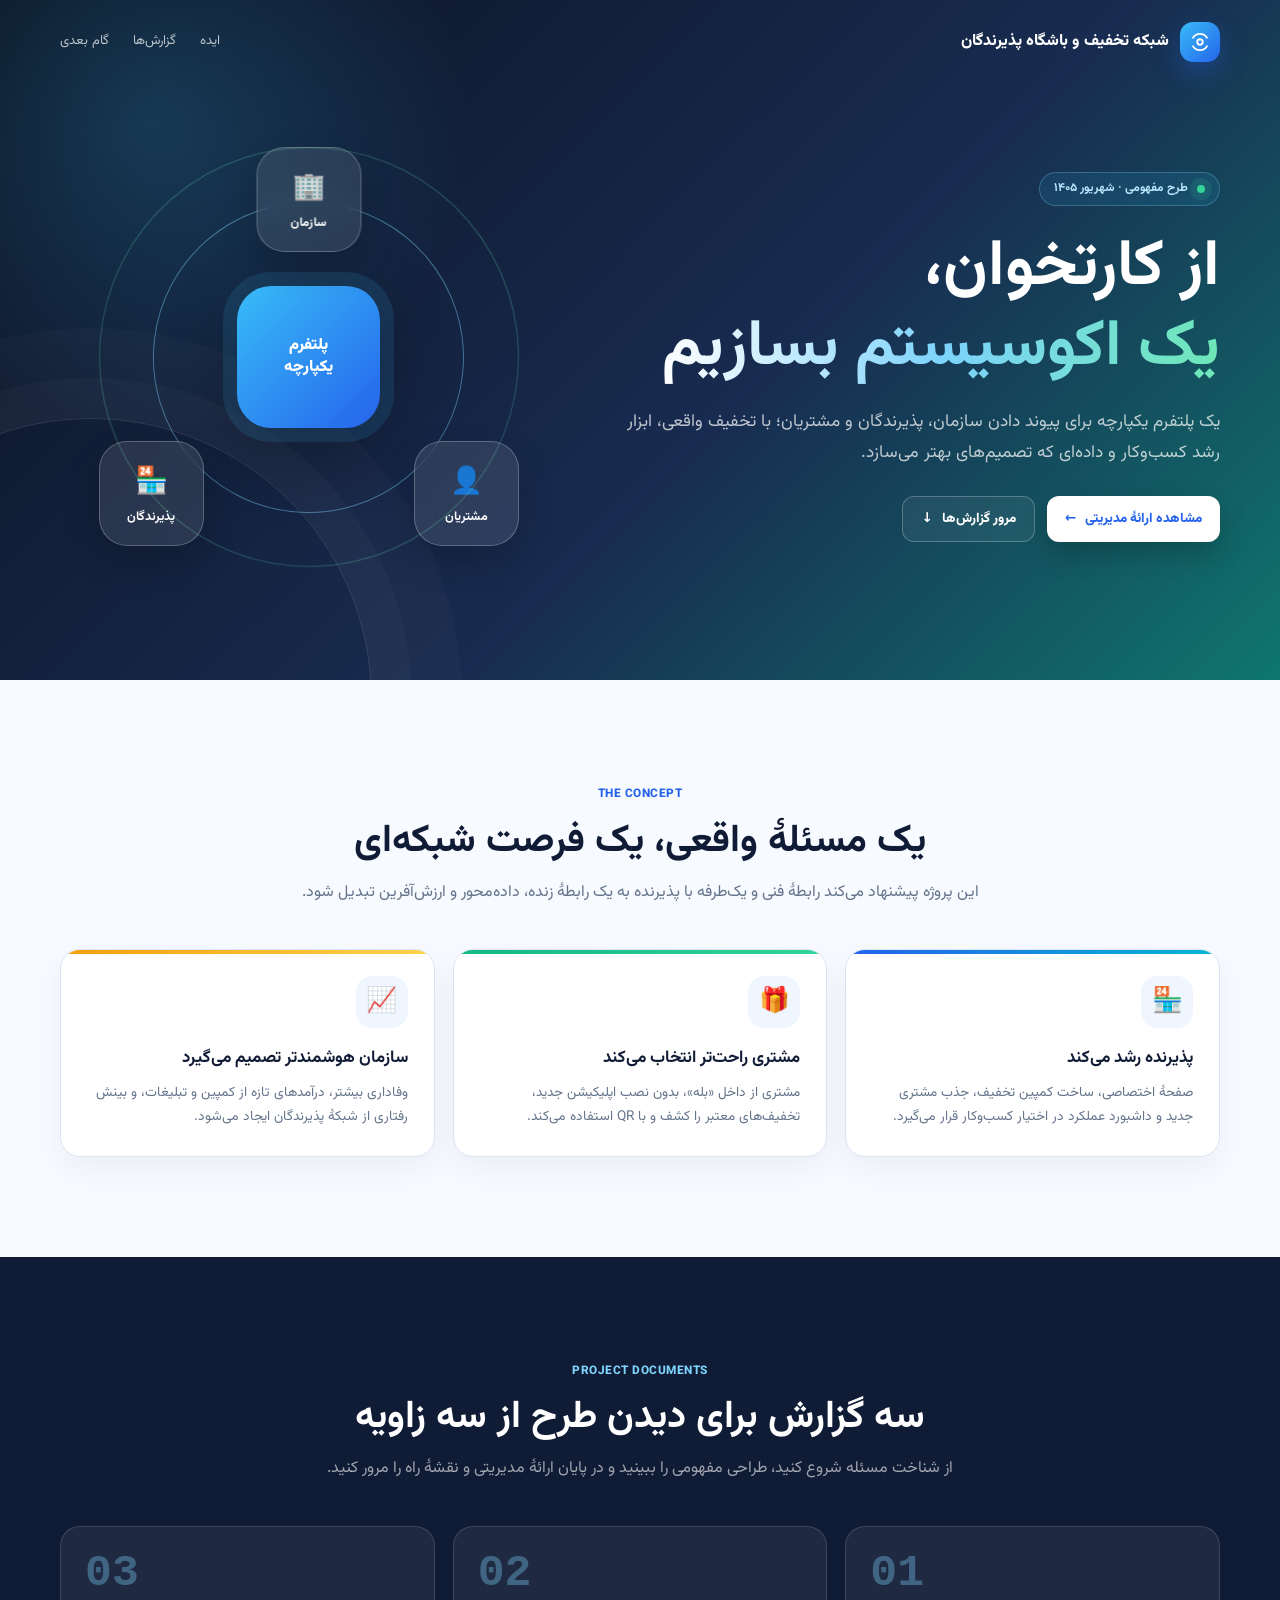
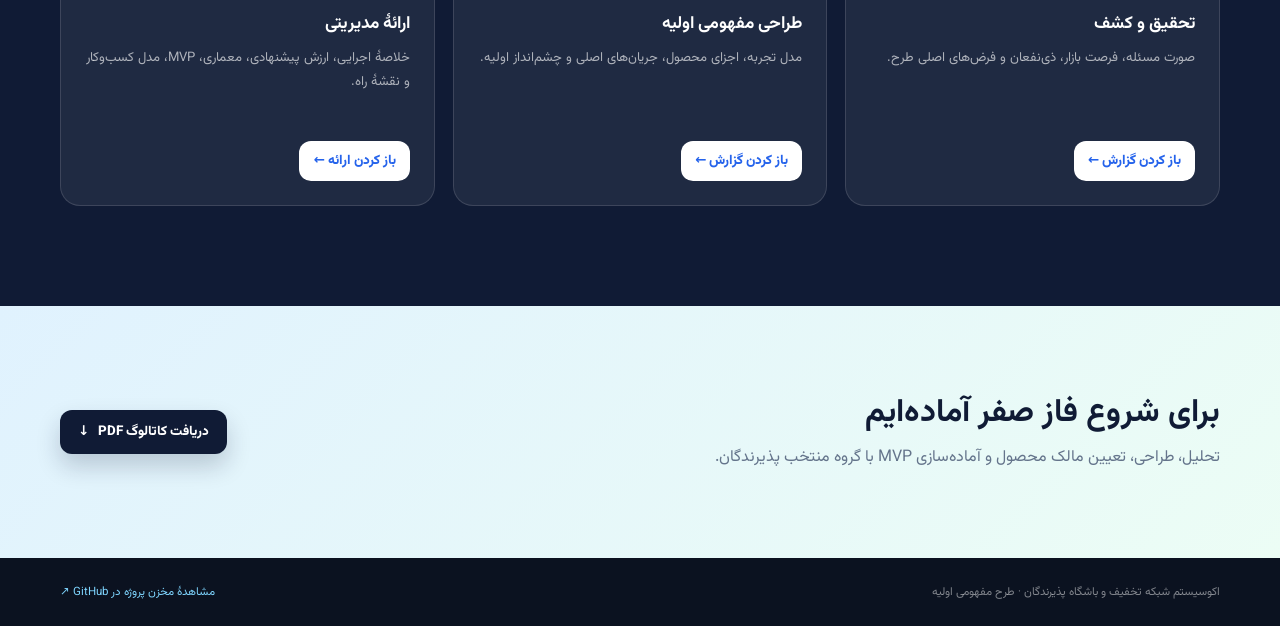
<file: docs/index.html>
<!doctype html>
<html lang="fa-IR" dir="rtl">
<head>
<meta charset="utf-8">
<meta name="viewport" content="width=device-width, initial-scale=1">
<meta name="description" content="طرح مفهومی اکوسیستم شبکه تخفیف و باشگاه پذیرندگان کارتخوان">
<title>اکوسیستم شبکه تخفیف | طرح مفهومی</title>
<link rel="preconnect" href="https://fonts.googleapis.com">
<link rel="preconnect" href="https://fonts.gstatic.com" crossorigin>
<link href="https://fonts.googleapis.com/css2?family=Vazirmatn:wght@400;500;600;700;800;900&display=swap" rel="stylesheet">
<style>
:root{--ink:#101b35;--muted:#64748b;--blue:#2563eb;--cyan:#06b6d4;--green:#10b981;--amber:#f59e0b;--line:#dbe5f2;--paper:#f7faff;--white:#fff;--shadow:0 24px 70px rgba(16,27,53,.14)}
*{box-sizing:border-box}
html{scroll-behavior:smooth}
body{margin:0;background:var(--paper);color:var(--ink);font-family:Vazirmatn,system-ui,sans-serif;line-height:1.8}
a{color:inherit;text-decoration:none}
.container{width:min(1160px,calc(100% - 44px));margin:auto}
.nav{position:absolute;top:0;right:0;left:0;z-index:4;padding:22px 0}.nav-inner{display:flex;justify-content:space-between;align-items:center}.brand{display:flex;align-items:center;gap:11px;font-weight:800;color:#fff}.brand-mark{width:40px;height:40px;border-radius:13px;background:linear-gradient(135deg,#38bdf8,#2563eb);display:grid;place-items:center;box-shadow:0 10px 26px rgba(37,99,235,.35)}.brand-mark svg{width:22px}.nav-links{display:flex;gap:24px;font-size:.82rem;color:rgba(255,255,255,.72)}.nav-links a:hover{color:#fff}
.hero{position:relative;min-height:680px;display:flex;align-items:center;overflow:hidden;background:radial-gradient(circle at 12% 18%,rgba(56,189,248,.2),transparent 25%),linear-gradient(135deg,#0b1220,#182b50 58%,#0f766e);color:#fff}.hero:after{content:"";position:absolute;width:560px;height:560px;border:1px solid rgba(255,255,255,.12);border-radius:50%;left:-190px;bottom:-300px;box-shadow:0 0 0 40px rgba(255,255,255,.025),0 0 0 90px rgba(255,255,255,.02)}.hero-grid{display:grid;grid-template-columns:1.1fr .9fr;align-items:center;gap:54px;padding:120px 0 86px;position:relative;z-index:1}.eyebrow{display:inline-flex;align-items:center;gap:9px;padding:5px 14px;border-radius:30px;border:1px solid rgba(125,211,252,.28);background:rgba(56,189,248,.1);color:#bae6fd;font-size:.75rem;font-weight:700}.dot{width:8px;height:8px;border-radius:50%;background:#34d399;box-shadow:0 0 0 7px rgba(52,211,153,.12)}h1{font-size:clamp(2.4rem,5vw,4.8rem);line-height:1.25;margin:22px 0 18px;letter-spacing:0}.gradient{background:linear-gradient(90deg,#fff,#7dd3fc,#6ee7b7);-webkit-background-clip:text;background-clip:text;color:transparent}.hero-copy{font-size:1.08rem;color:rgba(255,255,255,.72);max-width:670px;margin:0 0 28px}.actions{display:flex;gap:12px;flex-wrap:wrap}.btn{display:inline-flex;align-items:center;gap:9px;padding:10px 18px;border-radius:12px;font-size:.84rem;font-weight:800;transition:transform .2s,box-shadow .2s}.btn:hover{transform:translateY(-3px)}.btn-primary{background:#fff;color:var(--blue);box-shadow:0 12px 28px rgba(0,0,0,.2)}.btn-ghost{border:1px solid rgba(255,255,255,.24);color:#fff;background:rgba(255,255,255,.06)}
.orbit{position:relative;width:min(420px,88vw);aspect-ratio:1;margin:auto}.orbit:before,.orbit:after{content:"";position:absolute;inset:13%;border:1px solid rgba(125,211,252,.45);border-radius:50%;transform:rotate(28deg)}.orbit:after{inset:0;transform:rotate(-35deg);border-color:rgba(110,231,183,.3)}.core{position:absolute;inset:33%;border-radius:34px;display:grid;place-items:center;background:linear-gradient(135deg,#38bdf8,#2563eb);box-shadow:0 0 0 14px rgba(56,189,248,.12),0 22px 70px rgba(0,0,0,.28);font-weight:900;text-align:center;line-height:1.4}.node{position:absolute;width:105px;height:105px;border-radius:28px;background:rgba(255,255,255,.1);border:1px solid rgba(255,255,255,.24);backdrop-filter:blur(12px);display:grid;place-items:center;text-align:center;font-size:.78rem;font-weight:700;box-shadow:0 16px 35px rgba(0,0,0,.18);animation:float 5s ease-in-out infinite}.node b{display:block;font-size:1.65rem}.node.n1{top:0;left:50%;transform:translateX(-50%)}.node.n2{bottom:5%;right:0;animation-delay:.7s}.node.n3{bottom:5%;left:0;animation-delay:1.4s}@keyframes float{0%,100%{margin-top:0}50%{margin-top:-12px}}
.section{padding:100px 0}.section-head{max-width:720px;margin:0 auto 42px;text-align:center}.section-kicker{color:var(--blue);font-size:.74rem;font-weight:800;letter-spacing:.5px}.section h2{font-size:clamp(1.8rem,3vw,2.7rem);line-height:1.35;margin:8px 0 10px}.section-intro{color:var(--muted);margin:0}
.principles{display:grid;grid-template-columns:repeat(3,1fr);gap:18px}.principle{background:#fff;border:1px solid var(--line);border-radius:20px;padding:26px;box-shadow:0 12px 32px rgba(16,27,53,.05);position:relative;overflow:hidden}.principle:before{content:"";position:absolute;top:0;right:0;left:0;height:4px;background:linear-gradient(90deg,var(--blue),var(--cyan))}.principle:nth-child(2):before{background:linear-gradient(90deg,var(--green),#34d399)}.principle:nth-child(3):before{background:linear-gradient(90deg,var(--amber),#fcd34d)}.icon{width:52px;height:52px;border-radius:16px;display:grid;place-items:center;background:#eff6ff;font-size:1.55rem;margin-bottom:15px}.principle h3{font-size:1.05rem;margin:0 0 7px}.principle p{font-size:.85rem;color:var(--muted);margin:0}
.reports{background:#101b35;color:#fff}.reports .section-intro{color:rgba(255,255,255,.6)}.report-grid{display:grid;grid-template-columns:repeat(3,1fr);gap:18px}.report{background:rgba(255,255,255,.065);border:1px solid rgba(255,255,255,.13);border-radius:20px;padding:24px;display:flex;flex-direction:column;min-height:280px;transition:transform .25s,background .25s}.report:hover{transform:translateY(-7px);background:rgba(255,255,255,.1)}.report-num{font:800 2.8rem/1 Courier New,monospace;color:rgba(125,211,252,.35);direction:ltr}.report h3{font-size:1.08rem;margin:12px 0 8px}.report p{font-size:.82rem;color:rgba(255,255,255,.64);margin:0 0 22px}.report .btn{margin-top:auto;align-self:flex-start;background:#fff;color:var(--blue);padding:8px 14px}
.cta{padding:85px 0;background:linear-gradient(135deg,#e0f2fe,#ecfdf5)}.cta-inner{display:flex;align-items:center;justify-content:space-between;gap:30px}.cta h2{margin:0;font-size:2rem;line-height:1.4}.cta p{color:var(--muted);margin:8px 0 0}.btn-dark{background:var(--ink);color:#fff;box-shadow:0 12px 25px rgba(16,27,53,.2)}
.footer{padding:24px 0;background:#0b1220;color:rgba(255,255,255,.48);font-size:.72rem}.footer-inner{display:flex;justify-content:space-between;gap:20px}.footer a{color:#7dd3fc}
@media(max-width:800px){.nav-links{display:none}.hero{min-height:auto}.hero-grid{grid-template-columns:1fr;padding:130px 0 70px;text-align:center}.hero-copy{margin-inline:auto}.actions{justify-content:center}.orbit{width:300px}.node{width:82px;height:82px;border-radius:22px;font-size:.65rem}.node b{font-size:1.3rem}.principles,.report-grid{grid-template-columns:1fr}.section{padding:72px 0}.cta-inner,.footer-inner{flex-direction:column;align-items:flex-start}.cta h2{font-size:1.55rem}}
</style>
</head>
<body>
<header class="hero" id="top">
<nav class="nav"><div class="container nav-inner"><a class="brand" href="#top"><span class="brand-mark"><svg viewBox="0 0 24 24" fill="none" stroke="currentColor" stroke-width="2"><circle cx="12" cy="12" r="3"/><path d="M4 8a9 9 0 0 1 16 0M4 16a9 9 0 0 0 16 0"/></svg></span><span>شبکه تخفیف و باشگاه پذیرندگان</span></a><div class="nav-links"><a href="#idea">ایده</a><a href="#reports">گزارش‌ها</a><a href="#next">گام بعدی</a></div></div></nav>
<div class="container hero-grid"><div><span class="eyebrow"><span class="dot"></span>طرح مفهومی · شهریور ۱۴۰۵</span><h1>از کارتخوان،<br><span class="gradient">یک اکوسیستم بسازیم</span></h1><p class="hero-copy">یک پلتفرم یکپارچه برای پیوند دادن سازمان، پذیرندگان و مشتریان؛ با تخفیف واقعی، ابزار رشد کسب‌وکار و داده‌ای که تصمیم‌های بهتر می‌سازد.</p><div class="actions"><a class="btn btn-primary" href="03-management-presentation.html">مشاهده ارائهٔ مدیریتی <span>←</span></a><a class="btn btn-ghost" href="#reports">مرور گزارش‌ها <span>↓</span></a></div></div><div class="orbit" aria-label="نمایش سه ضلع اکوسیستم"><div class="core">پلتفرم<br>یکپارچه</div><div class="node n1"><span><b>🏢</b>سازمان</span></div><div class="node n2"><span><b>👤</b>مشتریان</span></div><div class="node n3"><span><b>🏪</b>پذیرندگان</span></div></div></div>
</header>
<main>
<section class="section" id="idea"><div class="container"><div class="section-head"><span class="section-kicker">THE CONCEPT</span><h2>یک مسئلهٔ واقعی، یک فرصت شبکه‌ای</h2><p class="section-intro">این پروژه پیشنهاد می‌کند رابطهٔ فنی و یک‌طرفه با پذیرنده به یک رابطهٔ زنده، داده‌محور و ارزش‌آفرین تبدیل شود.</p></div><div class="principles"><article class="principle"><div class="icon">🏪</div><h3>پذیرنده رشد می‌کند</h3><p>صفحهٔ اختصاصی، ساخت کمپین تخفیف، جذب مشتری جدید و داشبورد عملکرد در اختیار کسب‌وکار قرار می‌گیرد.</p></article><article class="principle"><div class="icon">🎁</div><h3>مشتری راحت‌تر انتخاب می‌کند</h3><p>مشتری از داخل «بله»، بدون نصب اپلیکیشن جدید، تخفیف‌های معتبر را کشف و با QR استفاده می‌کند.</p></article><article class="principle"><div class="icon">📈</div><h3>سازمان هوشمندتر تصمیم می‌گیرد</h3><p>وفاداری بیشتر، درآمدهای تازه از کمپین و تبلیغات، و بینش رفتاری از شبکهٔ پذیرندگان ایجاد می‌شود.</p></article></div></div></section>
<section class="section reports" id="reports"><div class="container"><div class="section-head"><span class="section-kicker" style="color:#7dd3fc">PROJECT DOCUMENTS</span><h2>سه گزارش برای دیدن طرح از سه زاویه</h2><p class="section-intro">از شناخت مسئله شروع کنید، طراحی مفهومی را ببینید و در پایان ارائهٔ مدیریتی و نقشهٔ راه را مرور کنید.</p></div><div class="report-grid"><article class="report"><div class="report-num">01</div><h3>تحقیق و کشف</h3><p>صورت مسئله، فرصت بازار، ذی‌نفعان و فرض‌های اصلی طرح.</p><a class="btn" href="01-research-and-discovery.html">باز کردن گزارش ←</a></article><article class="report"><div class="report-num">02</div><h3>طراحی مفهومی اولیه</h3><p>مدل تجربه، اجزای محصول، جریان‌های اصلی و چشم‌انداز اولیه.</p><a class="btn" href="02-conceptual-initial-design.html">باز کردن گزارش ←</a></article><article class="report"><div class="report-num">03</div><h3>ارائهٔ مدیریتی</h3><p>خلاصهٔ اجرایی، ارزش پیشنهادی، معماری، MVP، مدل کسب‌وکار و نقشهٔ راه.</p><a class="btn" href="03-management-presentation.html">باز کردن ارائه ←</a></article></div></div></section>
<section class="cta" id="next"><div class="container cta-inner"><div><h2>برای شروع فاز صفر آماده‌ایم</h2><p>تحلیل، طراحی، تعیین مالک محصول و آماده‌سازی MVP با گروه منتخب پذیرندگان.</p></div><a class="btn btn-dark" href="03-management-presentation-catalog-raster.pdf">دریافت کاتالوگ PDF <span>↓</span></a></div></section>
</main>
<footer class="footer"><div class="container footer-inner"><span>اکوسیستم شبکه تخفیف و باشگاه پذیرندگان · طرح مفهومی اولیه</span><a href="https://github.com/saeedhf52/BmiMerchantClub">مشاهدهٔ مخزن پروژه در GitHub ↗</a></div></footer>
</body>
</html>
</file>
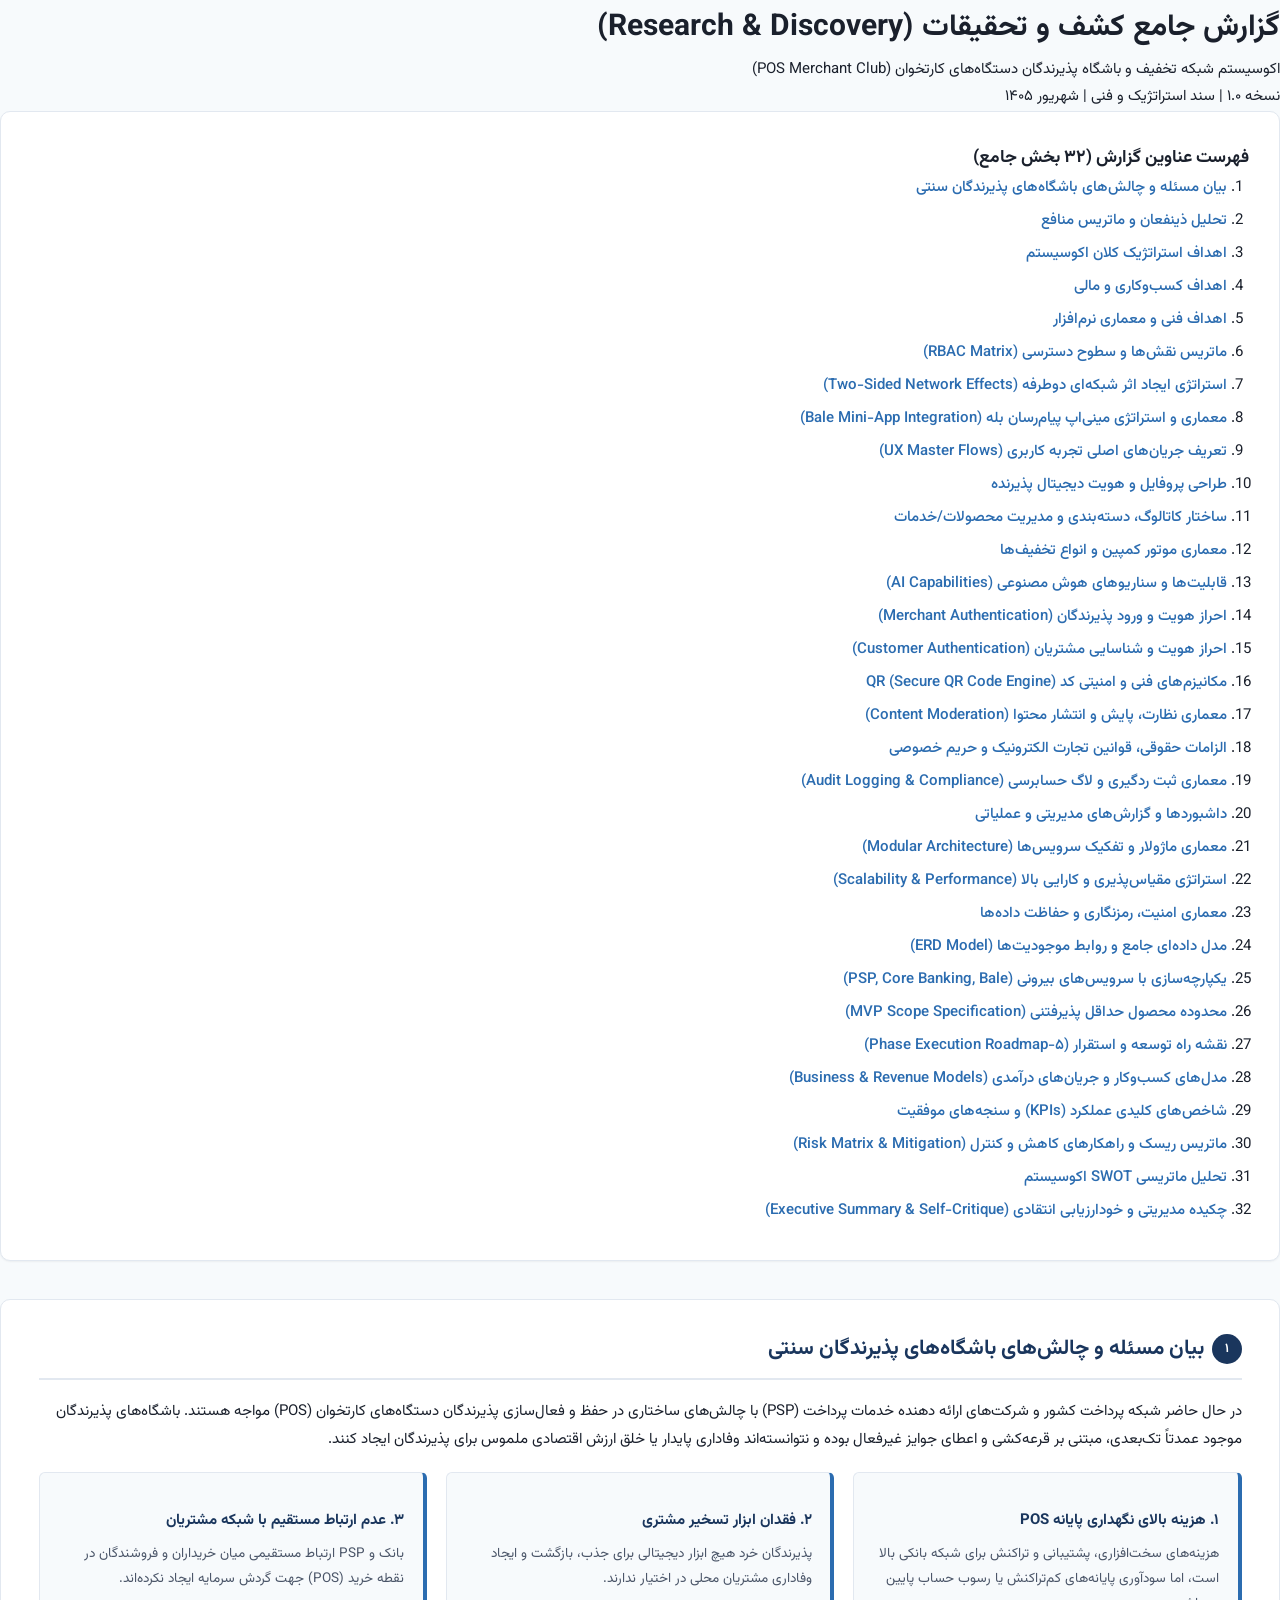
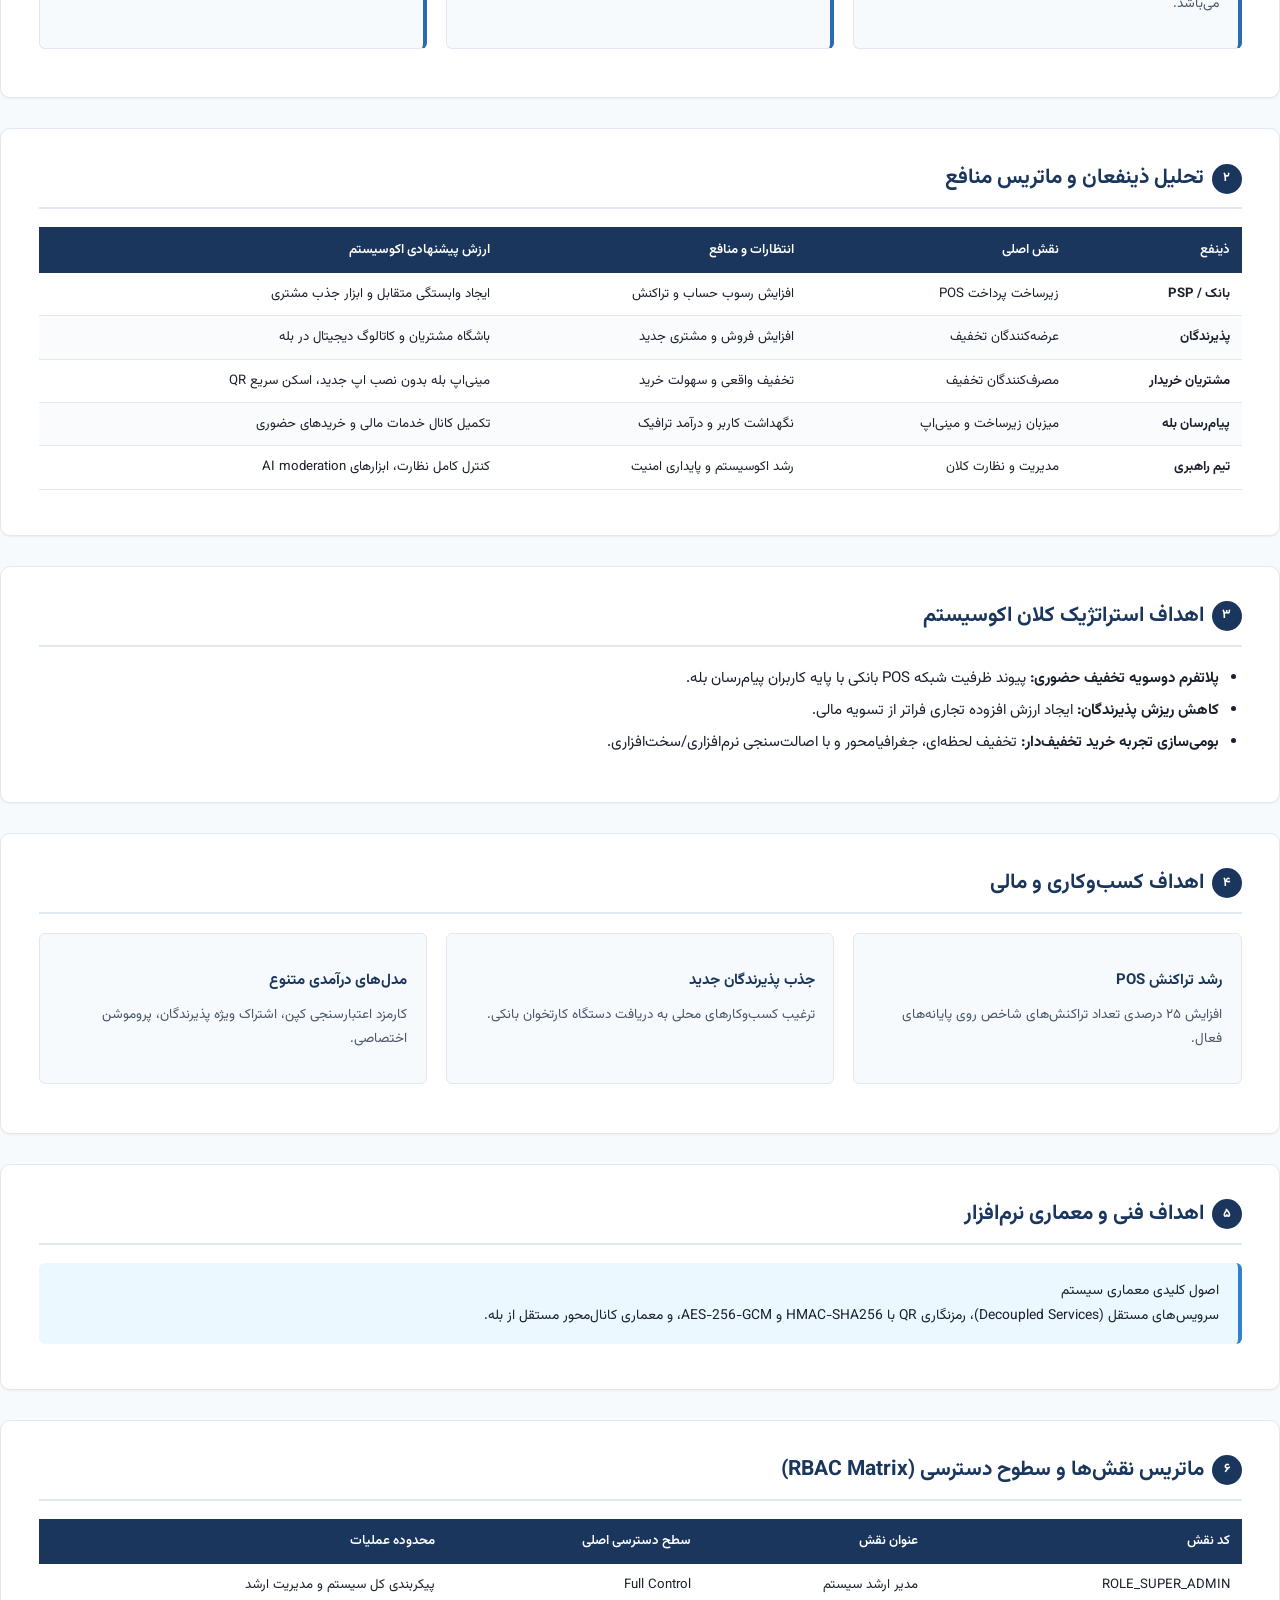
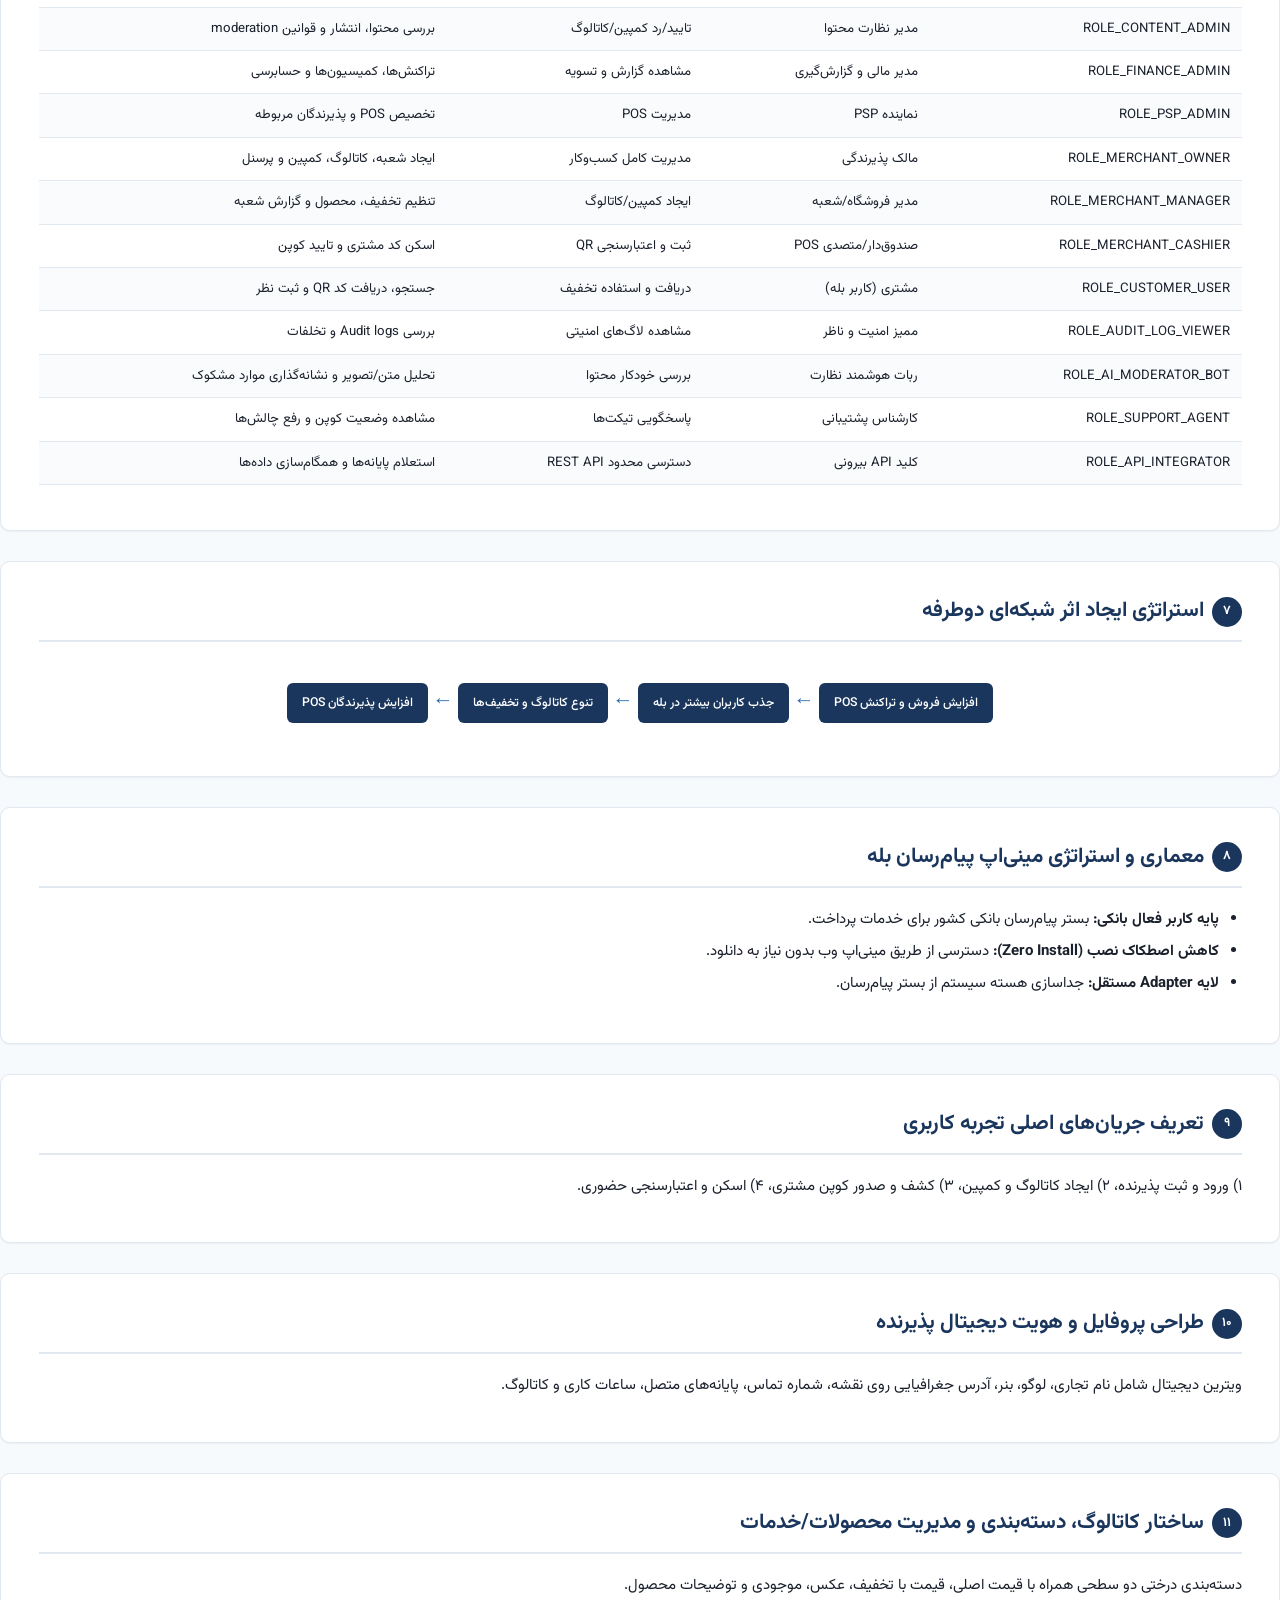
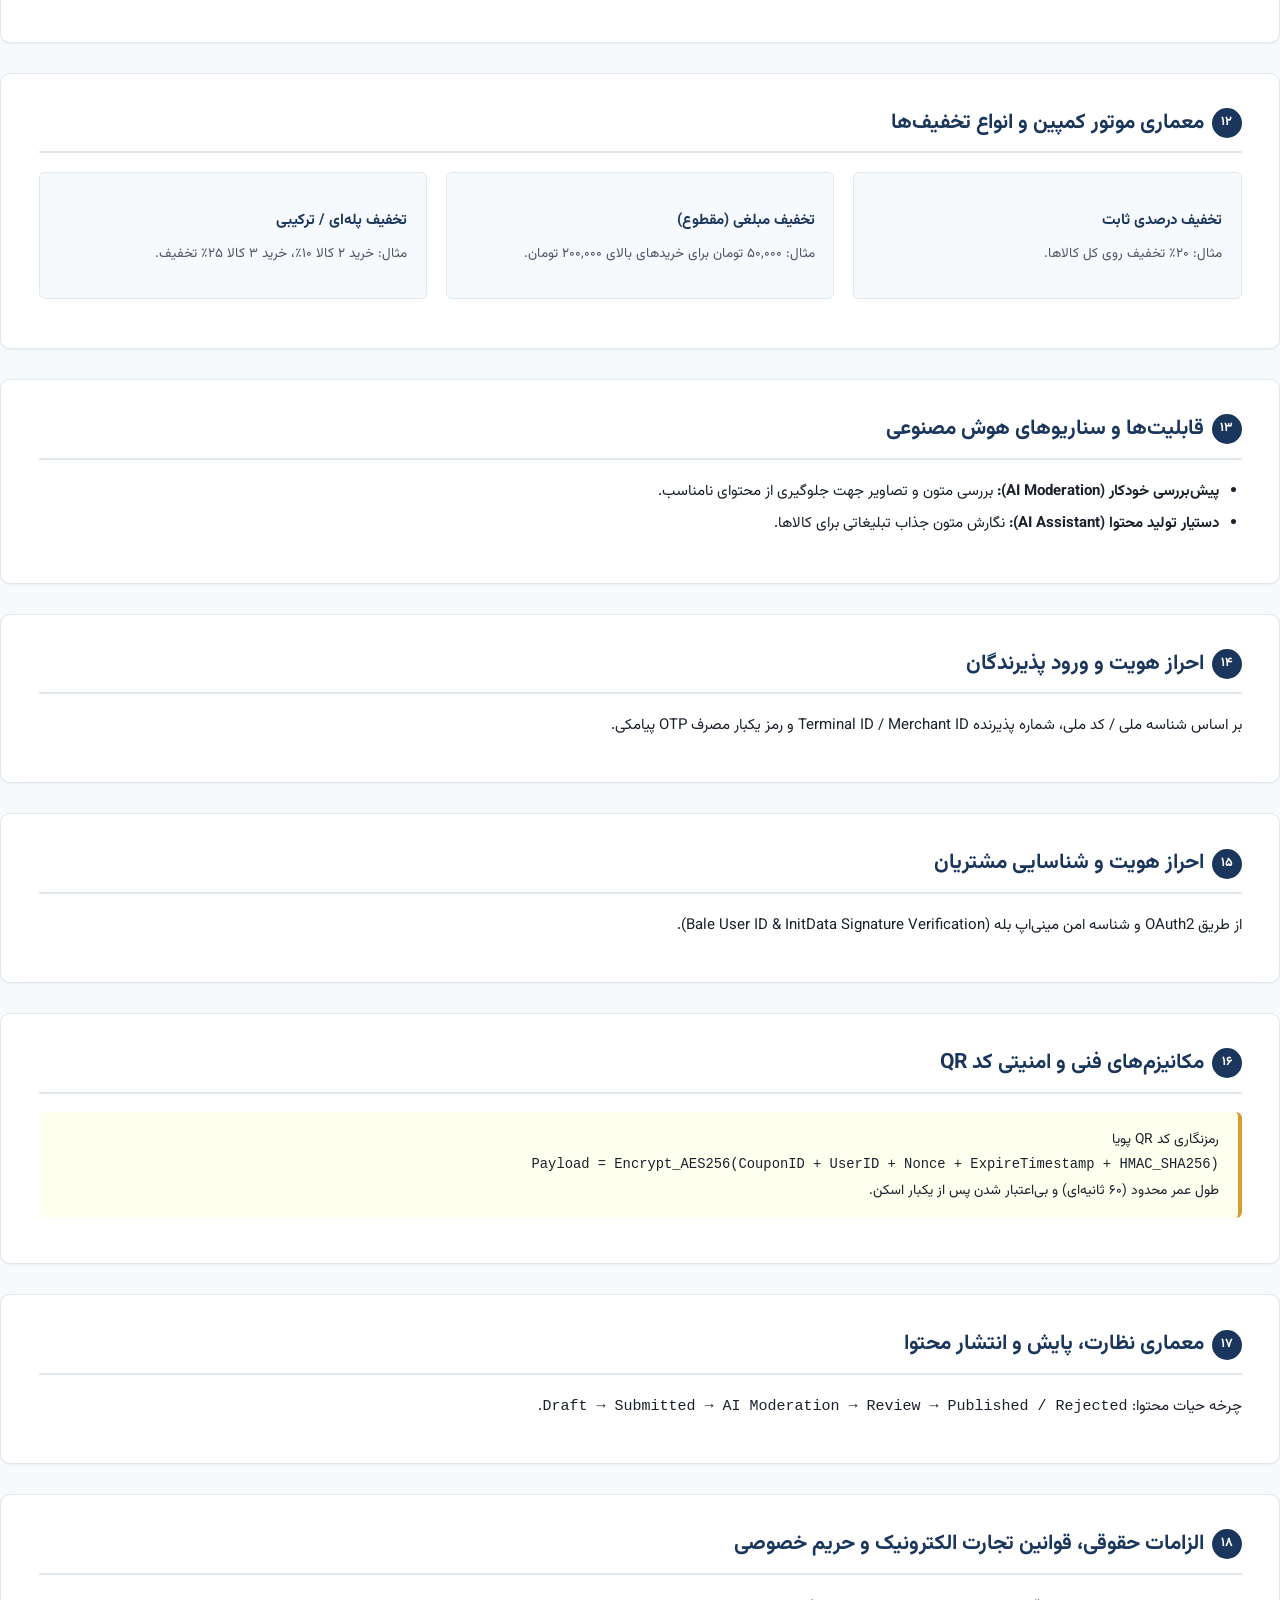
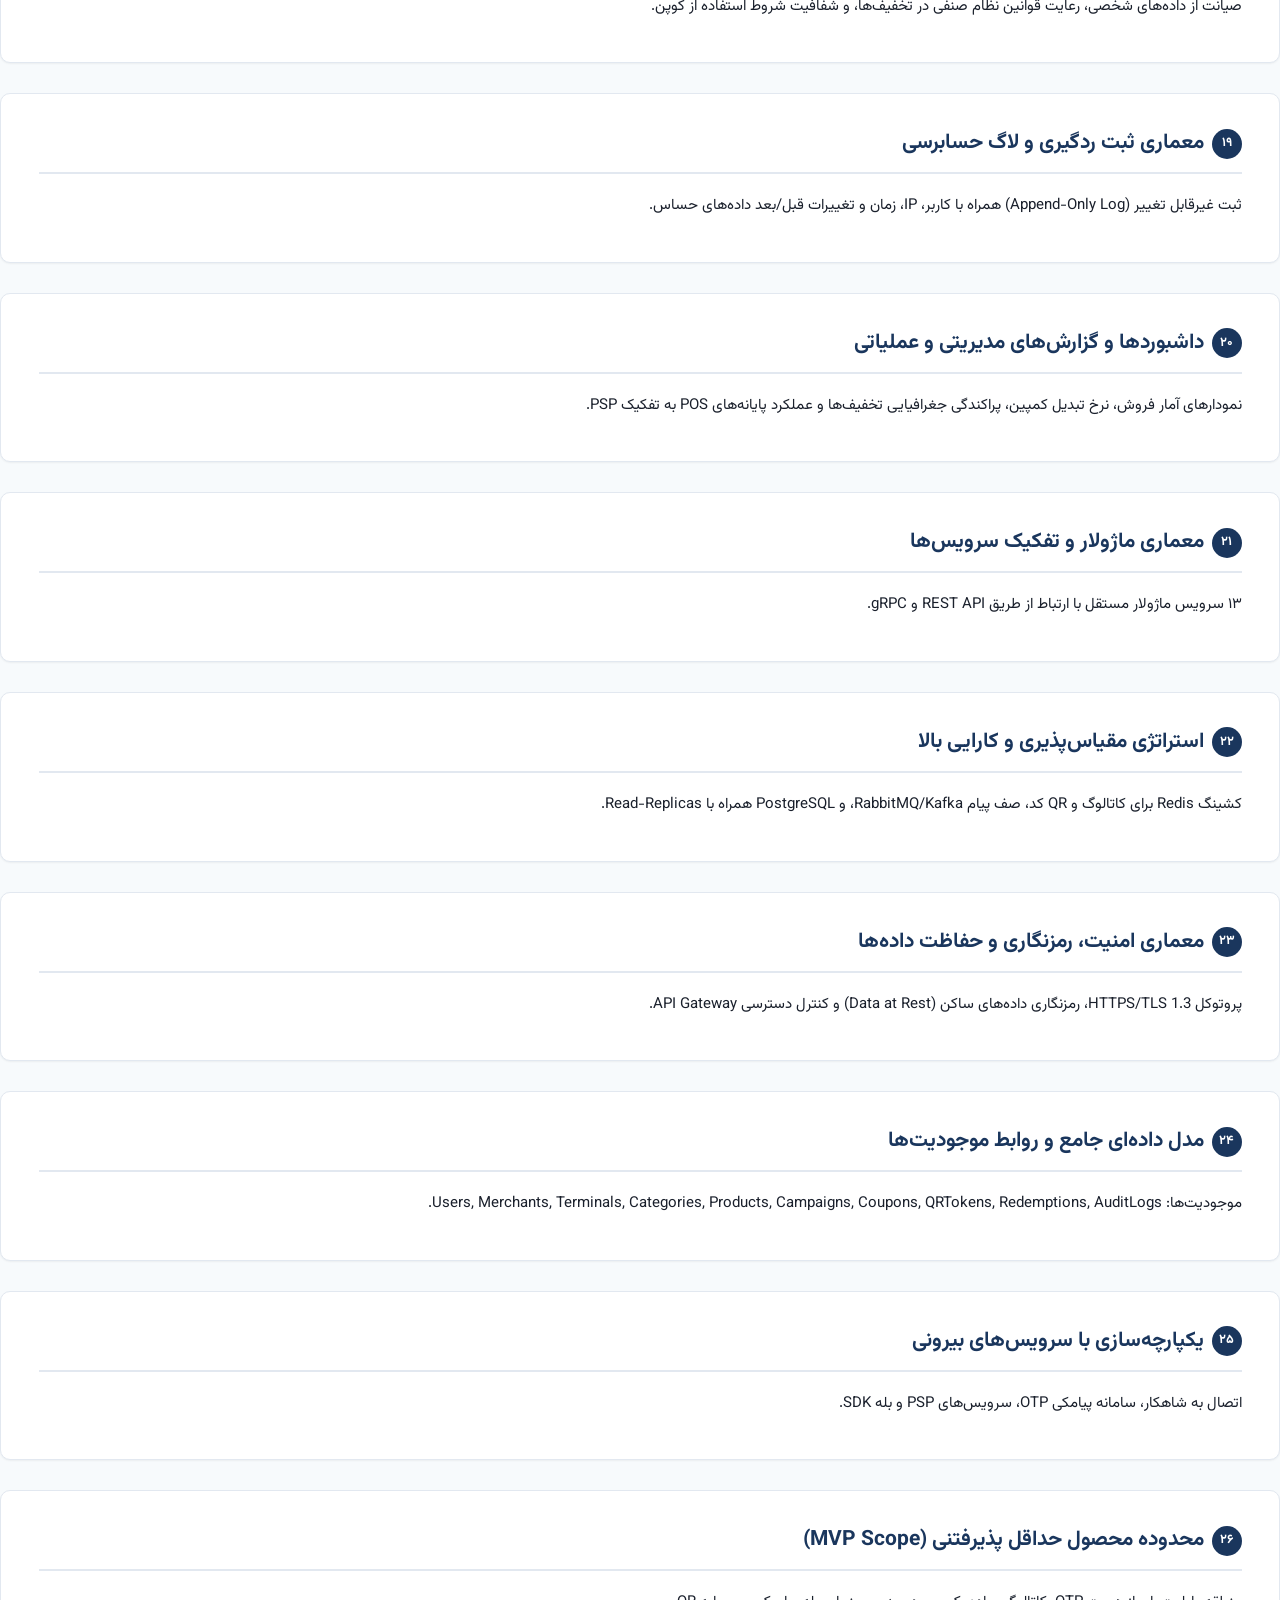
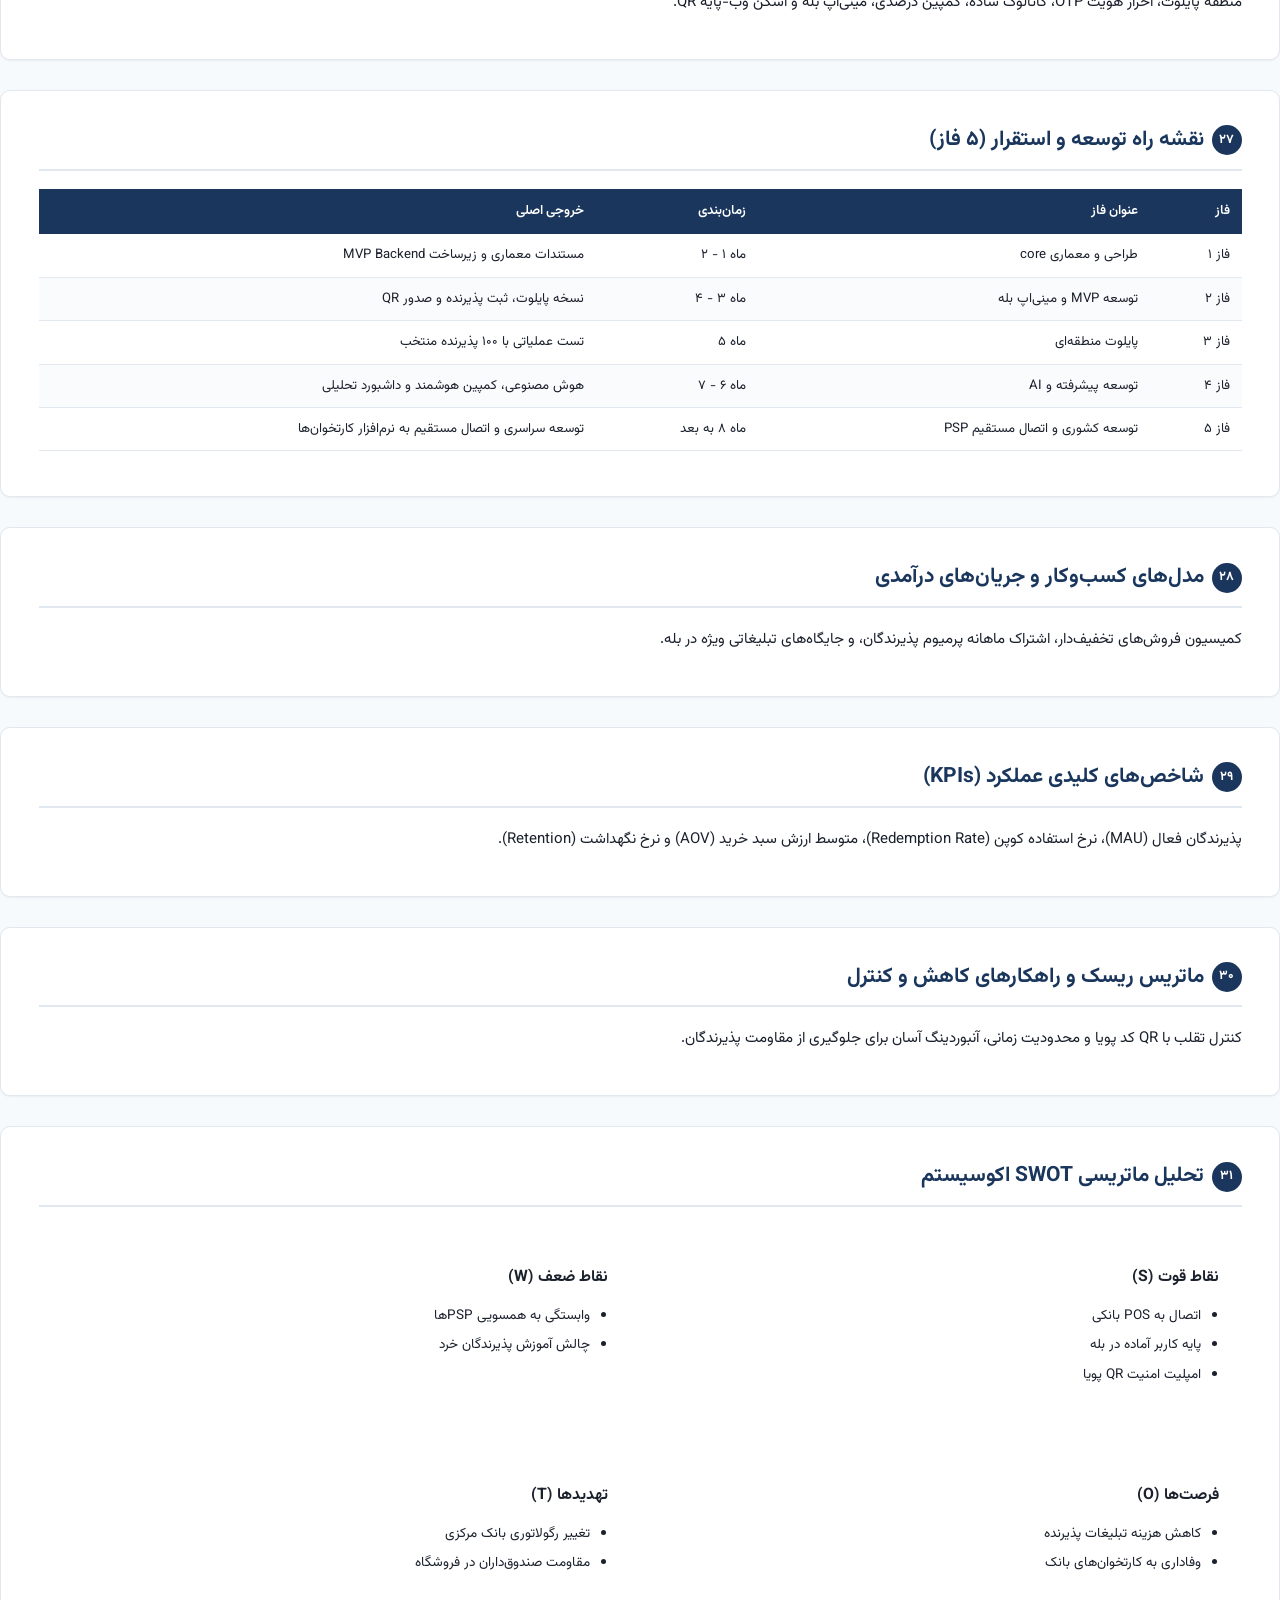
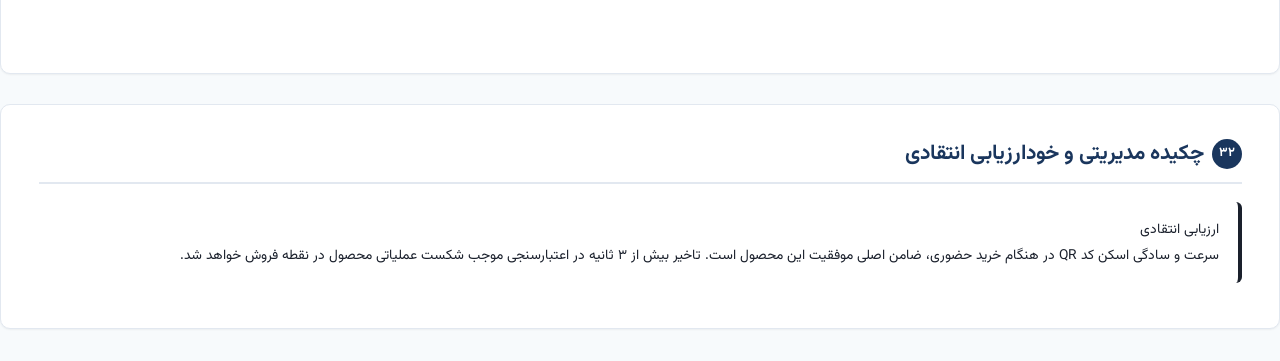
<file: docs/01-research-and-discovery.html>
<!DOCTYPE html>
<html lang="fa" dir="rtl">
<head>
  <meta charset="UTF-8">
  <meta name="viewport" content="width=device-width, initial-scale=1.0">
  <title>گزارش جامع کشف و تحقیقات - اکوسیستم شبکه تخفیف و باشگاه پذیرندگان POS</title>
  <link rel="stylesheet" href="assets/shared-styles.css">
</head>
<body>
  <header class="doc-header">
    <div class="container">
      <h1>گزارش جامع کشف و تحقیقات (Research & Discovery)</h1>
      <div class="subtitle">اکوسیستم شبکه تخفیف و باشگاه پذیرندگان دستگاه‌های کارتخوان (POS Merchant Club)</div>
      <div class="meta">نسخه ۱.۰ | سند استراتژیک و فنی | شهریور ۱۴۰۵</div>
    </div>
  </header>

  <div class="container">
    <nav class="toc">
      <h3>فهرست عناوین گزارش (۳۲ بخش جامع)</h3>
      <ol>
        <li><a href="#sec-1">بیان مسئله و چالش‌های باشگاه‌های پذیرندگان سنتی</a></li>
        <li><a href="#sec-2">تحلیل ذینفعان و ماتریس منافع</a></li>
        <li><a href="#sec-3">اهداف استراتژیک کلان اکوسیستم</a></li>
        <li><a href="#sec-4">اهداف کسب‌وکاری و مالی</a></li>
        <li><a href="#sec-5">اهداف فنی و معماری نرم‌افزار</a></li>
        <li><a href="#sec-6">ماتریس نقش‌ها و سطوح دسترسی (RBAC Matrix)</a></li>
        <li><a href="#sec-7">استراتژی ایجاد اثر شبکه‌ای دوطرفه (Two-Sided Network Effects)</a></li>
        <li><a href="#sec-8">معماری و استراتژی مینی‌اپ پیام‌رسان بله (Bale Mini-App Integration)</a></li>
        <li><a href="#sec-9">تعریف جریان‌های اصلی تجربه کاربری (UX Master Flows)</a></li>
        <li><a href="#sec-10">طراحی پروفایل و هویت دیجیتال پذیرنده</a></li>
        <li><a href="#sec-11">ساختار کاتالوگ، دسته‌بندی و مدیریت محصولات/خدمات</a></li>
        <li><a href="#sec-12">معماری موتور کمپین و انواع تخفیف‌ها</a></li>
        <li><a href="#sec-13">قابلیت‌ها و سناریوهای هوش مصنوعی (AI Capabilities)</a></li>
        <li><a href="#sec-14">احراز هویت و ورود پذیرندگان (Merchant Authentication)</a></li>
        <li><a href="#sec-15">احراز هویت و شناسایی مشتریان (Customer Authentication)</a></li>
        <li><a href="#sec-16">مکانیزم‌های فنی و امنیتی کد QR (Secure QR Code Engine)</a></li>
        <li><a href="#sec-17">معماری نظارت، پایش و انتشار محتوا (Content Moderation)</a></li>
        <li><a href="#sec-18">الزامات حقوقی، قوانین تجارت الکترونیک و حریم خصوصی</a></li>
        <li><a href="#sec-19">معماری ثبت ردگیری و لاگ حسابرسی (Audit Logging & Compliance)</a></li>
        <li><a href="#sec-20">داشبوردها و گزارش‌های مدیریتی و عملیاتی</a></li>
        <li><a href="#sec-21">معماری ماژولار و تفکیک سرویس‌ها (Modular Architecture)</a></li>
        <li><a href="#sec-22">استراتژی مقیاس‌پذیری و کارایی بالا (Scalability & Performance)</a></li>
        <li><a href="#sec-23">معماری امنیت، رمزنگاری و حفاظت داده‌ها</a></li>
        <li><a href="#sec-24">مدل داده‌ای جامع و روابط موجودیت‌ها (ERD Model)</a></li>
        <li><a href="#sec-25">یکپارچه‌سازی با سرویس‌های بیرونی (PSP, Core Banking, Bale)</a></li>
        <li><a href="#sec-26">محدوده محصول حداقل پذیرفتنی (MVP Scope Specification)</a></li>
        <li><a href="#sec-27">نقشه راه توسعه و استقرار (۵-Phase Execution Roadmap)</a></li>
        <li><a href="#sec-28">مدل‌های کسب‌وکار و جریان‌های درآمدی (Business & Revenue Models)</a></li>
        <li><a href="#sec-29">شاخص‌های کلیدی عملکرد (KPIs) و سنجه‌های موفقیت</a></li>
        <li><a href="#sec-30">ماتریس ریسک و راهکارهای کاهش و کنترل (Risk Matrix & Mitigation)</a></li>
        <li><a href="#sec-31">تحلیل ماتریسی SWOT اکوسیستم</a></li>
        <li><a href="#sec-32">چکیده مدیریتی و خودارزیابی انتقادی (Executive Summary & Self-Critique)</a></li>
      </ol>
    </nav>

    <section id="sec-1" class="section">
      <h2><span class="section-number">۱</span> بیان مسئله و چالش‌های باشگاه‌های پذیرندگان سنتی</h2>
      <p>در حال حاضر شبکه پرداخت کشور و شرکت‌های ارائه دهنده خدمات پرداخت (PSP) با چالش‌های ساختاری در حفظ و فعال‌سازی پذیرندگان دستگاه‌های کارتخوان (POS) مواجه هستند. باشگاه‌های پذیرندگان موجود عمدتاً تک‌بعدی، مبتنی بر قرعه‌کشی و اعطای جوایز غیرفعال بوده و نتوانسته‌اند وفاداری پایدار یا خلق ارزش اقتصادی ملموس برای پذیرندگان ایجاد کنند.</p>
      <div class="card-grid">
        <div class="card card-accent">
          <h4>۱. هزینه بالای نگهداری پایانه POS</h4>
          <p>هزینه‌های سخت‌افزاری، پشتیبانی و تراکنش برای شبکه بانکی بالا است، اما سودآوری پایانه‌های کم‌تراکنش یا رسوب حساب پایین می‌باشد.</p>
        </div>
        <div class="card card-accent">
          <h4>۲. فقدان ابزار تسخیر مشتری</h4>
          <p>پذیرندگان خرد هیچ ابزار دیجیتالی برای جذب، بازگشت و ایجاد وفاداری مشتریان محلی در اختیار ندارند.</p>
        </div>
        <div class="card card-accent">
          <h4>۳. عدم ارتباط مستقیم با شبکه مشتریان</h4>
          <p>بانک و PSP ارتباط مستقیمی میان خریداران و فروشندگان در نقطه خرید (POS) جهت گردش سرمایه ایجاد نکرده‌اند.</p>
        </div>
      </div>
    </section>

    <section id="sec-2" class="section">
      <h2><span class="section-number">۲</span> تحلیل ذینفعان و ماتریس منافع</h2>
      <table>
        <thead>
          <tr><th>ذینفع</th><th>نقش اصلی</th><th>انتظارات و منافع</th><th>ارزش پیشنهادی اکوسیستم</th></tr>
        </thead>
        <tbody>
          <tr><td><strong>بانک / PSP</strong></td><td>زیرساخت پرداخت POS</td><td>افزایش رسوب حساب و تراکنش</td><td>ایجاد وابستگی متقابل و ابزار جذب مشتری</td></tr>
          <tr><td><strong>پذیرندگان</strong></td><td>عرضه‌کنندگان تخفیف</td><td>افزایش فروش و مشتری جدید</td><td>باشگاه مشتریان و کاتالوگ دیجیتال در بله</td></tr>
          <tr><td><strong>مشتریان خریدار</strong></td><td>مصرف‌کنندگان تخفیف</td><td>تخفیف واقعی و سهولت خرید</td><td>مینی‌اپ بله بدون نصب اپ جدید، اسکن سریع QR</td></tr>
          <tr><td><strong>پیام‌رسان بله</strong></td><td>میزبان زیرساخت و مینی‌اپ</td><td>نگهداشت کاربر و درآمد ترافیک</td><td>تکمیل کانال خدمات مالی و خریدهای حضوری</td></tr>
          <tr><td><strong>تیم راهبری</strong></td><td>مدیریت و نظارت کلان</td><td>رشد اکوسیستم و پایداری امنیت</td><td>کنترل کامل نظارت، ابزارهای AI moderation</td></tr>
        </tbody>
      </table>
    </section>

    <section id="sec-3" class="section">
      <h2><span class="section-number">۳</span> اهداف استراتژیک کلان اکوسیستم</h2>
      <ul>
        <li><strong>پلاتفرم دوسویه تخفیف حضوری:</strong> پیوند ظرفیت شبکه POS بانکی با پایه کاربران پیام‌رسان بله.</li>
        <li><strong>کاهش ریزش پذیرندگان:</strong> ایجاد ارزش افزوده تجاری فراتر از تسویه مالی.</li>
        <li><strong>بومی‌سازی تجربه خرید تخفیف‌دار:</strong> تخفیف لحظه‌ای، جغرافیامحور و با اصالت‌سنجی نرم‌افزاری/سخت‌افزاری.</li>
      </ul>
    </section>

    <section id="sec-4" class="section">
      <h2><span class="section-number">۴</span> اهداف کسب‌وکاری و مالی</h2>
      <div class="card-grid">
        <div class="card">
          <h4>رشد تراکنش POS</h4>
          <p>افزایش ۲۵ درصدی تعداد تراکنش‌های شاخص روی پایانه‌های فعال.</p>
        </div>
        <div class="card">
          <h4>جذب پذیرندگان جدید</h4>
          <p>ترغیب کسب‌وکارهای محلی به دریافت دستگاه کارتخوان بانکی.</p>
        </div>
        <div class="card">
          <h4>مدل‌های درآمدی متنوع</h4>
          <p>کارمزد اعتبارسنجی کپن، اشتراک ویژه پذیرندگان، پروموشن اختصاصی.</p>
        </div>
      </div>
    </section>

    <section id="sec-5" class="section">
      <h2><span class="section-number">۵</span> اهداف فنی و معماری نرم‌افزار</h2>
      <div class="callout callout-info">
        <div class="callout-title">اصول کلیدی معماری سیستم</div>
        سرویس‌های مستقل (Decoupled Services)، رمزنگاری QR با HMAC-SHA256 و AES-256-GCM، و معماری کانال‌محور مستقل از بله.
      </div>
    </section>

    <section id="sec-6" class="section">
      <h2><span class="section-number">۶</span> ماتریس نقش‌ها و سطوح دسترسی (RBAC Matrix)</h2>
      <table>
        <thead>
          <tr><th>کد نقش</th><th>عنوان نقش</th><th>سطح دسترسی اصلی</th><th>محدوده عملیات</th></tr>
        </thead>
        <tbody>
          <tr><td>ROLE_SUPER_ADMIN</td><td>مدیر ارشد سیستم</td><td>Full Control</td><td>پیکربندی کل سیستم و مدیریت ارشد</td></tr>
          <tr><td>ROLE_CONTENT_ADMIN</td><td>مدیر نظارت محتوا</td><td>تایید/رد کمپین/کاتالوگ</td><td>بررسی محتوا، انتشار و قوانین moderation</td></tr>
          <tr><td>ROLE_FINANCE_ADMIN</td><td>مدیر مالی و گزارش‌گیری</td><td>مشاهده گزارش و تسویه</td><td>تراکنش‌ها، کمیسیون‌ها و حسابرسی</td></tr>
          <tr><td>ROLE_PSP_ADMIN</td><td>نماینده PSP</td><td>مدیریت POS</td><td>تخصیص POS و پذیرندگان مربوطه</td></tr>
          <tr><td>ROLE_MERCHANT_OWNER</td><td>مالک پذیرندگی</td><td>مدیریت کامل کسب‌وکار</td><td>ایجاد شعبه، کاتالوگ، کمپین و پرسنل</td></tr>
          <tr><td>ROLE_MERCHANT_MANAGER</td><td>مدیر فروشگاه/شعبه</td><td>ایجاد کمپین/کاتالوگ</td><td>تنظیم تخفیف، محصول و گزارش شعبه</td></tr>
          <tr><td>ROLE_MERCHANT_CASHIER</td><td>صندوق‌دار/متصدی POS</td><td>ثبت و اعتبارسنجی QR</td><td>اسکن کد مشتری و تایید کوپن</td></tr>
          <tr><td>ROLE_CUSTOMER_USER</td><td>مشتری (کاربر بله)</td><td>دریافت و استفاده تخفیف</td><td>جستجو، دریافت کد QR و ثبت نظر</td></tr>
          <tr><td>ROLE_AUDIT_LOG_VIEWER</td><td>ممیز امنیت و ناظر</td><td>مشاهده لاگ‌های امنیتی</td><td>بررسی Audit logs و تخلفات</td></tr>
          <tr><td>ROLE_AI_MODERATOR_BOT</td><td>ربات هوشمند نظارت</td><td>بررسی خودکار محتوا</td><td>تحلیل متن/تصویر و نشانه‌گذاری موارد مشکوک</td></tr>
          <tr><td>ROLE_SUPPORT_AGENT</td><td>کارشناس پشتیبانی</td><td>پاسخگویی تیکت‌ها</td><td>مشاهده وضعیت کوپن و رفع چالش‌ها</td></tr>
          <tr><td>ROLE_API_INTEGRATOR</td><td>کلید API بیرونی</td><td>دسترسی محدود REST API</td><td>استعلام پایانه‌ها و همگام‌سازی داده‌ها</td></tr>
        </tbody>
      </table>
    </section>

    <section id="sec-7" class="section">
      <h2><span class="section-number">۷</span> استراتژی ایجاد اثر شبکه‌ای دوطرفه</h2>
      <div class="flow">
        <div class="flow-node badge-blue">افزایش پذیرندگان POS</div>
        <span class="flow-arrow">&larr;</span>
        <div class="flow-node badge-purple">تنوع کاتالوگ و تخفیف‌ها</div>
        <span class="flow-arrow">&larr;</span>
        <div class="flow-node badge-green">جذب کاربران بیشتر در بله</div>
        <span class="flow-arrow">&larr;</span>
        <div class="flow-node badge-amber">افزایش فروش و تراکنش POS</div>
      </div>
    </section>

    <section id="sec-8" class="section">
      <h2><span class="section-number">۸</span> معماری و استراتژی مینی‌اپ پیام‌رسان بله</h2>
      <ul>
        <li><strong>پایه کاربر فعال بانکی:</strong> بستر پیام‌رسان بانکی کشور برای خدمات پرداخت.</li>
        <li><strong>کاهش اصطکاک نصب (Zero Install):</strong> دسترسی از طریق مینی‌اپ وب بدون نیاز به دانلود.</li>
        <li><strong>لایه Adapter مستقل:</strong> جداسازی هسته سیستم از بستر پیام‌رسان.</li>
      </ul>
    </section>

    <section id="sec-9" class="section">
      <h2><span class="section-number">۹</span> تعریف جریان‌های اصلی تجربه کاربری</h2>
      <p>۱) ورود و ثبت پذیرنده، ۲) ایجاد کاتالوگ و کمپین، ۳) کشف و صدور کوپن مشتری، ۴) اسکن و اعتبارسنجی حضوری.</p>
    </section>

    <section id="sec-10" class="section">
      <h2><span class="section-number">۱۰</span> طراحی پروفایل و هویت دیجیتال پذیرنده</h2>
      <p>ویترین دیجیتال شامل نام تجاری، لوگو، بنر، آدرس جغرافیایی روی نقشه، شماره تماس، پایانه‌های متصل، ساعات کاری و کاتالوگ.</p>
    </section>

    <section id="sec-11" class="section">
      <h2><span class="section-number">۱۱</span> ساختار کاتالوگ، دسته‌بندی و مدیریت محصولات/خدمات</h2>
      <p>دسته‌بندی درختی دو سطحی همراه با قیمت اصلی، قیمت با تخفیف، عکس، موجودی و توضیحات محصول.</p>
    </section>

    <section id="sec-12" class="section">
      <h2><span class="section-number">۱۲</span> معماری موتور کمپین و انواع تخفیف‌ها</h2>
      <div class="card-grid">
        <div class="card"><h4>تخفیف درصدی ثابت</h4><p>مثال: ۲۰٪ تخفیف روی کل کالاها.</p></div>
        <div class="card"><h4>تخفیف مبلغی (مقطوع)</h4><p>مثال: ۵۰,۰۰۰ تومان برای خریدهای بالای ۲۰۰,۰۰۰ تومان.</p></div>
        <div class="card"><h4>تخفیف پله‌ای / ترکیبی</h4><p>مثال: خرید ۲ کالا ۱۰٪، خرید ۳ کالا ۲۵٪ تخفیف.</p></div>
      </div>
    </section>

    <section id="sec-13" class="section">
      <h2><span class="section-number">۱۳</span> قابلیت‌ها و سناریوهای هوش مصنوعی</h2>
      <ul>
        <li><strong>پیش‌بررسی خودکار (AI Moderation):</strong> بررسی متون و تصاویر جهت جلوگیری از محتوای نامناسب.</li>
        <li><strong>دستیار تولید محتوا (AI Assistant):</strong> نگارش متون جذاب تبلیغاتی برای کالاها.</li>
      </ul>
    </section>

    <section id="sec-14" class="section">
      <h2><span class="section-number">۱۴</span> احراز هویت و ورود پذیرندگان</h2>
      <p>بر اساس شناسه ملی / کد ملی، شماره پذیرنده Terminal ID / Merchant ID و رمز یکبار مصرف OTP پیامکی.</p>
    </section>

    <section id="sec-15" class="section">
      <h2><span class="section-number">۱۵</span> احراز هویت و شناسایی مشتریان</h2>
      <p>از طریق OAuth2 و شناسه امن مینی‌اپ بله (Bale User ID & InitData Signature Verification).</p>
    </section>

    <section id="sec-16" class="section">
      <h2><span class="section-number">۱۶</span> مکانیزم‌های فنی و امنیتی کد QR</h2>
      <div class="callout callout-warning">
        <div class="callout-title">رمزنگاری کد QR پویا</div>
        <code>Payload = Encrypt_AES256(CouponID + UserID + Nonce + ExpireTimestamp + HMAC_SHA256)</code>
        <br>طول عمر محدود (۶۰ ثانیه‌ای) و بی‌اعتبار شدن پس از یکبار اسکن.
      </div>
    </section>

    <section id="sec-17" class="section">
      <h2><span class="section-number">۱۷</span> معماری نظارت، پایش و انتشار محتوا</h2>
      <p>چرخه حیات محتوا: <code>Draft &rarr; Submitted &rarr; AI Moderation &rarr; Review &rarr; Published / Rejected</code>.</p>
    </section>

    <section id="sec-18" class="section">
      <h2><span class="section-number">۱۸</span> الزامات حقوقی، قوانین تجارت الکترونیک و حریم خصوصی</h2>
      <p>صیانت از داده‌های شخصی، رعایت قوانین نظام صنفی در تخفیف‌ها، و شفافیت شروط استفاده از کوپن.</p>
    </section>

    <section id="sec-19" class="section">
      <h2><span class="section-number">۱۹</span> معماری ثبت ردگیری و لاگ حسابرسی</h2>
      <p>ثبت غیرقابل تغییر (Append-Only Log) همراه با کاربر، IP، زمان و تغییرات قبل/بعد داده‌های حساس.</p>
    </section>

    <section id="sec-20" class="section">
      <h2><span class="section-number">۲۰</span> داشبوردها و گزارش‌های مدیریتی و عملیاتی</h2>
      <p>نمودارهای آمار فروش، نرخ تبدیل کمپین، پراکندگی جغرافیایی تخفیف‌ها و عملکرد پایانه‌های POS به تفکیک PSP.</p>
    </section>

    <section id="sec-21" class="section">
      <h2><span class="section-number">۲۱</span> معماری ماژولار و تفکیک سرویس‌ها</h2>
      <p>۱۳ سرویس ماژولار مستقل با ارتباط از طریق REST API و gRPC.</p>
    </section>

    <section id="sec-22" class="section">
      <h2><span class="section-number">۲۲</span> استراتژی مقیاس‌پذیری و کارایی بالا</h2>
      <p>کشینگ Redis برای کاتالوگ و QR کد، صف پیام RabbitMQ/Kafka، و PostgreSQL همراه با Read-Replicas.</p>
    </section>

    <section id="sec-23" class="section">
      <h2><span class="section-number">۲۳</span> معماری امنیت، رمزنگاری و حفاظت داده‌ها</h2>
      <p>پروتوکل HTTPS/TLS 1.3، رمزنگاری داده‌های ساکن (Data at Rest) و کنترل دسترسی API Gateway.</p>
    </section>

    <section id="sec-24" class="section">
      <h2><span class="section-number">۲۴</span> مدل داده‌ای جامع و روابط موجودیت‌ها</h2>
      <p>موجودیت‌ها: Users, Merchants, Terminals, Categories, Products, Campaigns, Coupons, QRTokens, Redemptions, AuditLogs.</p>
    </section>

    <section id="sec-25" class="section">
      <h2><span class="section-number">۲۵</span> یکپارچه‌سازی با سرویس‌های بیرونی</h2>
      <p>اتصال به شاهکار، سامانه پیامکی OTP، سرویس‌های PSP و بله SDK.</p>
    </section>

    <section id="sec-26" class="section">
      <h2><span class="section-number">۲۶</span> محدوده محصول حداقل پذیرفتنی (MVP Scope)</h2>
      <p>منطقه پایلوت، احراز هویت OTP، کاتالوگ ساده، کمپین درصدی، مینی‌اپ بله و اسکن وب-پایه QR.</p>
    </section>

    <section id="sec-27" class="section">
      <h2><span class="section-number">۲۷</span> نقشه راه توسعه و استقرار (۵ فاز)</h2>
      <table>
        <thead>
          <tr><th>فاز</th><th>عنوان فاز</th><th>زمان‌بندی</th><th>خروجی اصلی</th></tr>
        </thead>
        <tbody>
          <tr><td>فاز ۱</td><td>طراحی و معماری core</td><td>ماه ۱ - ۲</td><td>مستندات معماری و زیرساخت MVP Backend</td></tr>
          <tr><td>فاز ۲</td><td>توسعه MVP و مینی‌اپ بله</td><td>ماه ۳ - ۴</td><td>نسخه پایلوت، ثبت پذیرنده و صدور QR</td></tr>
          <tr><td>فاز ۳</td><td>پایلوت منطقه‌ای</td><td>ماه ۵</td><td>تست عملیاتی با ۱۰۰ پذیرنده منتخب</td></tr>
          <tr><td>فاز ۴</td><td>توسعه پیشرفته و AI</td><td>ماه ۶ - ۷</td><td>هوش مصنوعی، کمپین هوشمند و داشبورد تحلیلی</td></tr>
          <tr><td>فاز ۵</td><td>توسعه کشوری و اتصال مستقیم PSP</td><td>ماه ۸ به بعد</td><td>توسعه سراسری و اتصال مستقیم به نرم‌افزار کارتخوان‌ها</td></tr>
        </tbody>
      </table>
    </section>

    <section id="sec-28" class="section">
      <h2><span class="section-number">۲۸</span> مدل‌های کسب‌وکار و جریان‌های درآمدی</h2>
      <p>کمیسیون فروش‌های تخفیف‌دار، اشتراک ماهانه پرمیوم پذیرندگان، و جایگاه‌های تبلیغاتی ویژه در بله.</p>
    </section>

    <section id="sec-29" class="section">
      <h2><span class="section-number">۲۹</span> شاخص‌های کلیدی عملکرد (KPIs)</h2>
      <p>پذیرندگان فعال (MAU)، نرخ استفاده کوپن (Redemption Rate)، متوسط ارزش سبد خرید (AOV) و نرخ نگهداشت (Retention).</p>
    </section>

    <section id="sec-30" class="section">
      <h2><span class="section-number">۳۰</span> ماتریس ریسک و راهکارهای کاهش و کنترل</h2>
      <p>کنترل تقلب با QR کد پویا و محدودیت زمانی، آنبوردینگ آسان برای جلوگیری از مقاومت پذیرندگان.</p>
    </section>

    <section id="sec-31" class="section">
      <h2><span class="section-number">۳۱</span> تحلیل ماتریسی SWOT اکوسیستم</h2>
      <div class="swot-grid">
        <div class="swot-cell swot-s">
          <h4>نقاط قوت (S)</h4>
          <ul><li>اتصال به POS بانکی</li><li>پایه کاربر آماده در بله</li><li>امپلیت امنیت QR پویا</li></ul>
        </div>
        <div class="swot-cell swot-w">
          <h4>نقاط ضعف (W)</h4>
          <ul><li>وابستگی به همسویی PSPها</li><li>چالش آموزش پذیرندگان خرد</li></ul>
        </div>
        <div class="swot-cell swot-o">
          <h4>فرصت‌ها (O)</h4>
          <ul><li>کاهش هزینه تبلیغات پذیرنده</li><li>وفاداری به کارتخوان‌های بانک</li></ul>
        </div>
        <div class="swot-cell swot-t">
          <h4>تهدیدها (T)</h4>
          <ul><li>تغییر رگولاتوری بانک مرکزی</li><li>مقاومت صندوق‌داران در فروشگاه</li></ul>
        </div>
      </div>
    </section>

    <section id="sec-32" class="section">
      <h2><span class="section-number">۳۲</span> چکیده مدیریتی و خودارزیابی انتقادی</h2>
      <div class="callout callout-critical">
        <div class="callout-title">ارزیابی انتقادی</div>
        سرعت و سادگی اسکن کد QR در هنگام خرید حضوری، ضامن اصلی موفقیت این محصول است. تاخیر بیش از ۳ ثانیه در اعتبارسنجی موجب شکست عملیاتی محصول در نقطه فروش خواهد شد.
      </div>
    </section>
  </div>
</body>
</html>
</file>
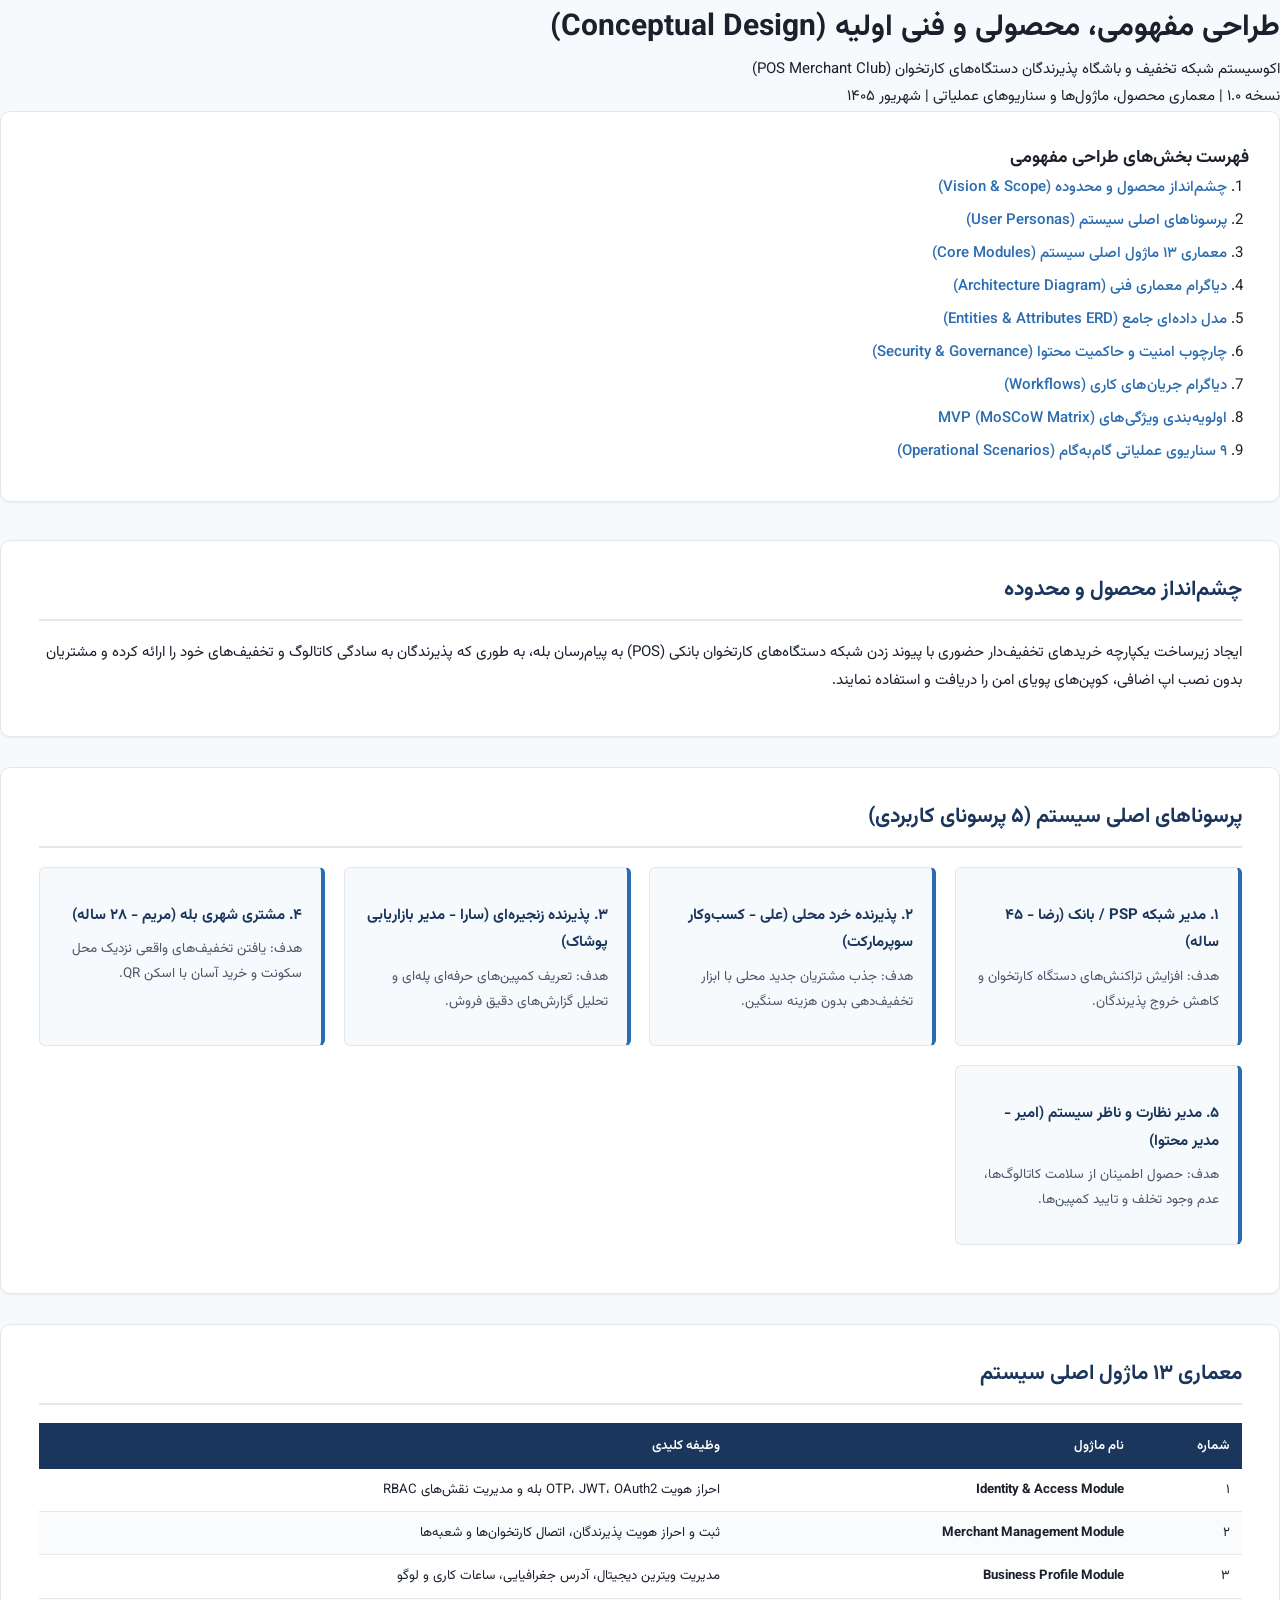
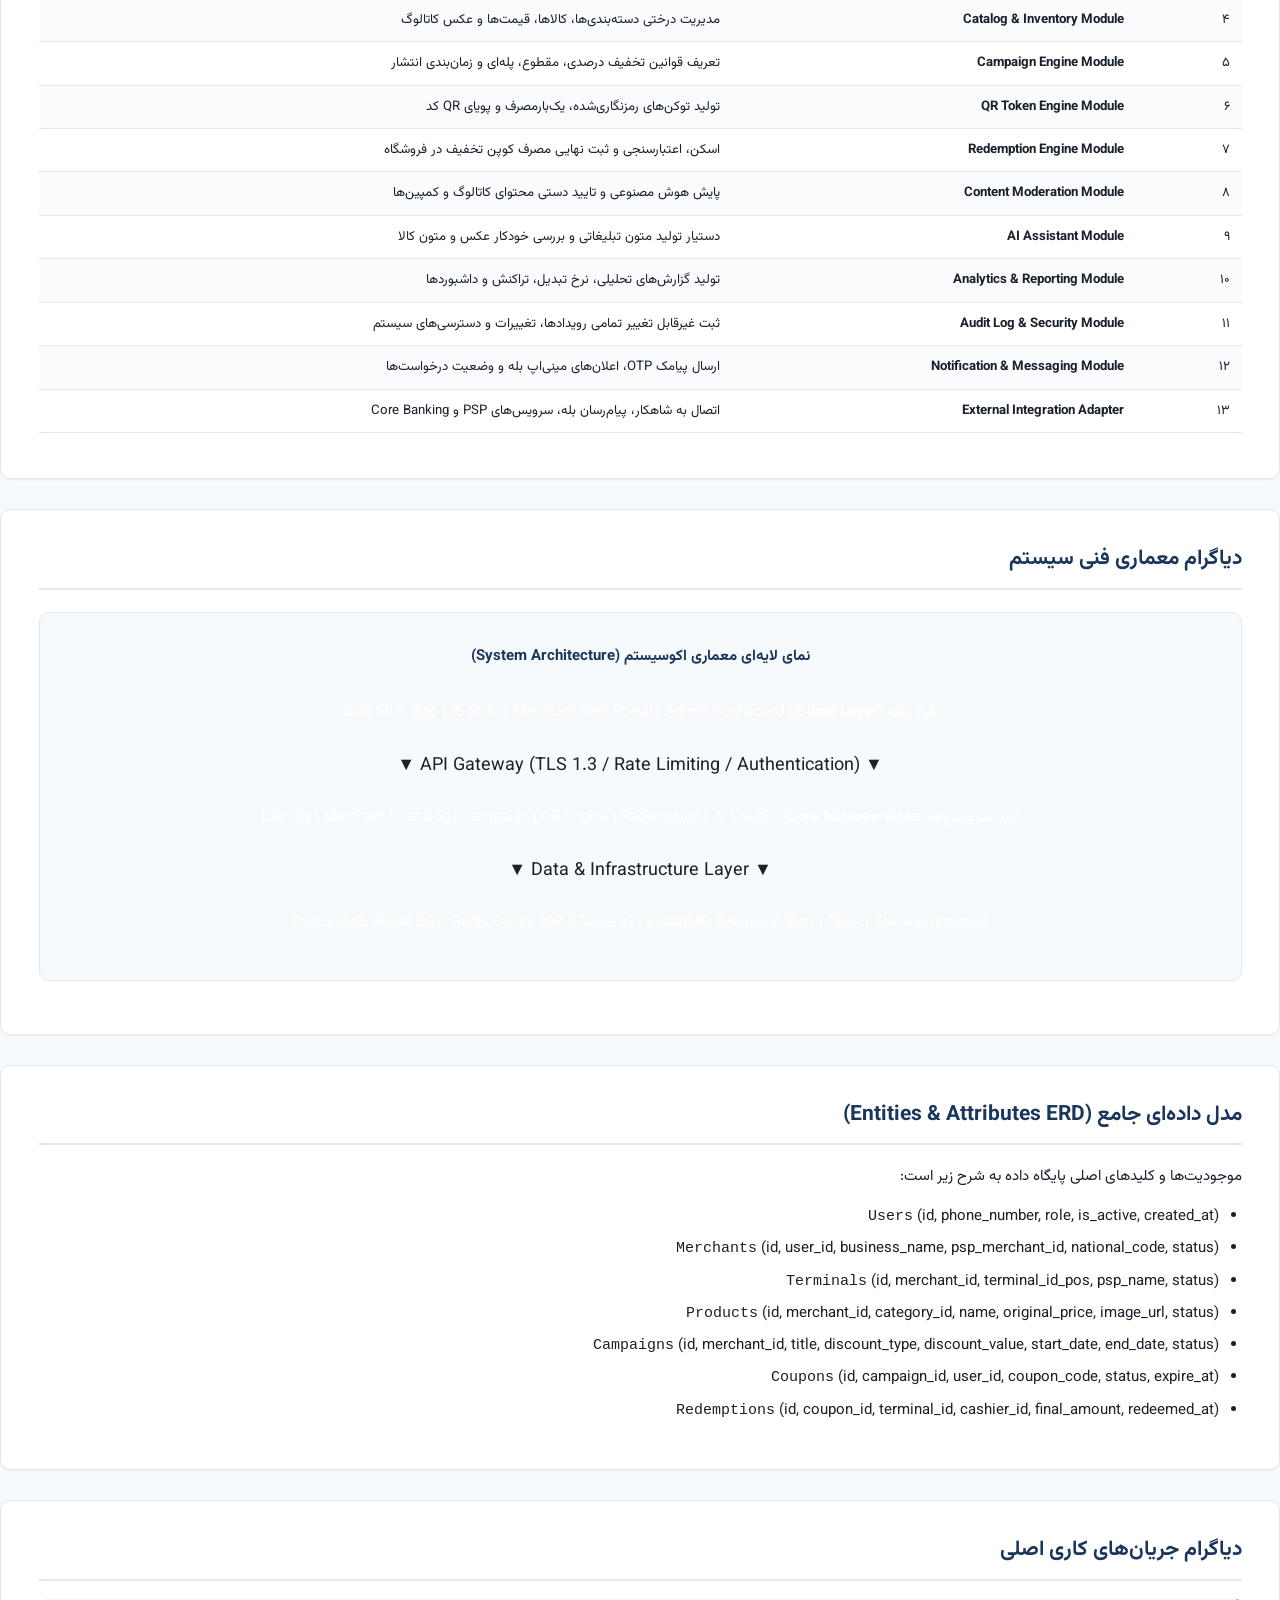
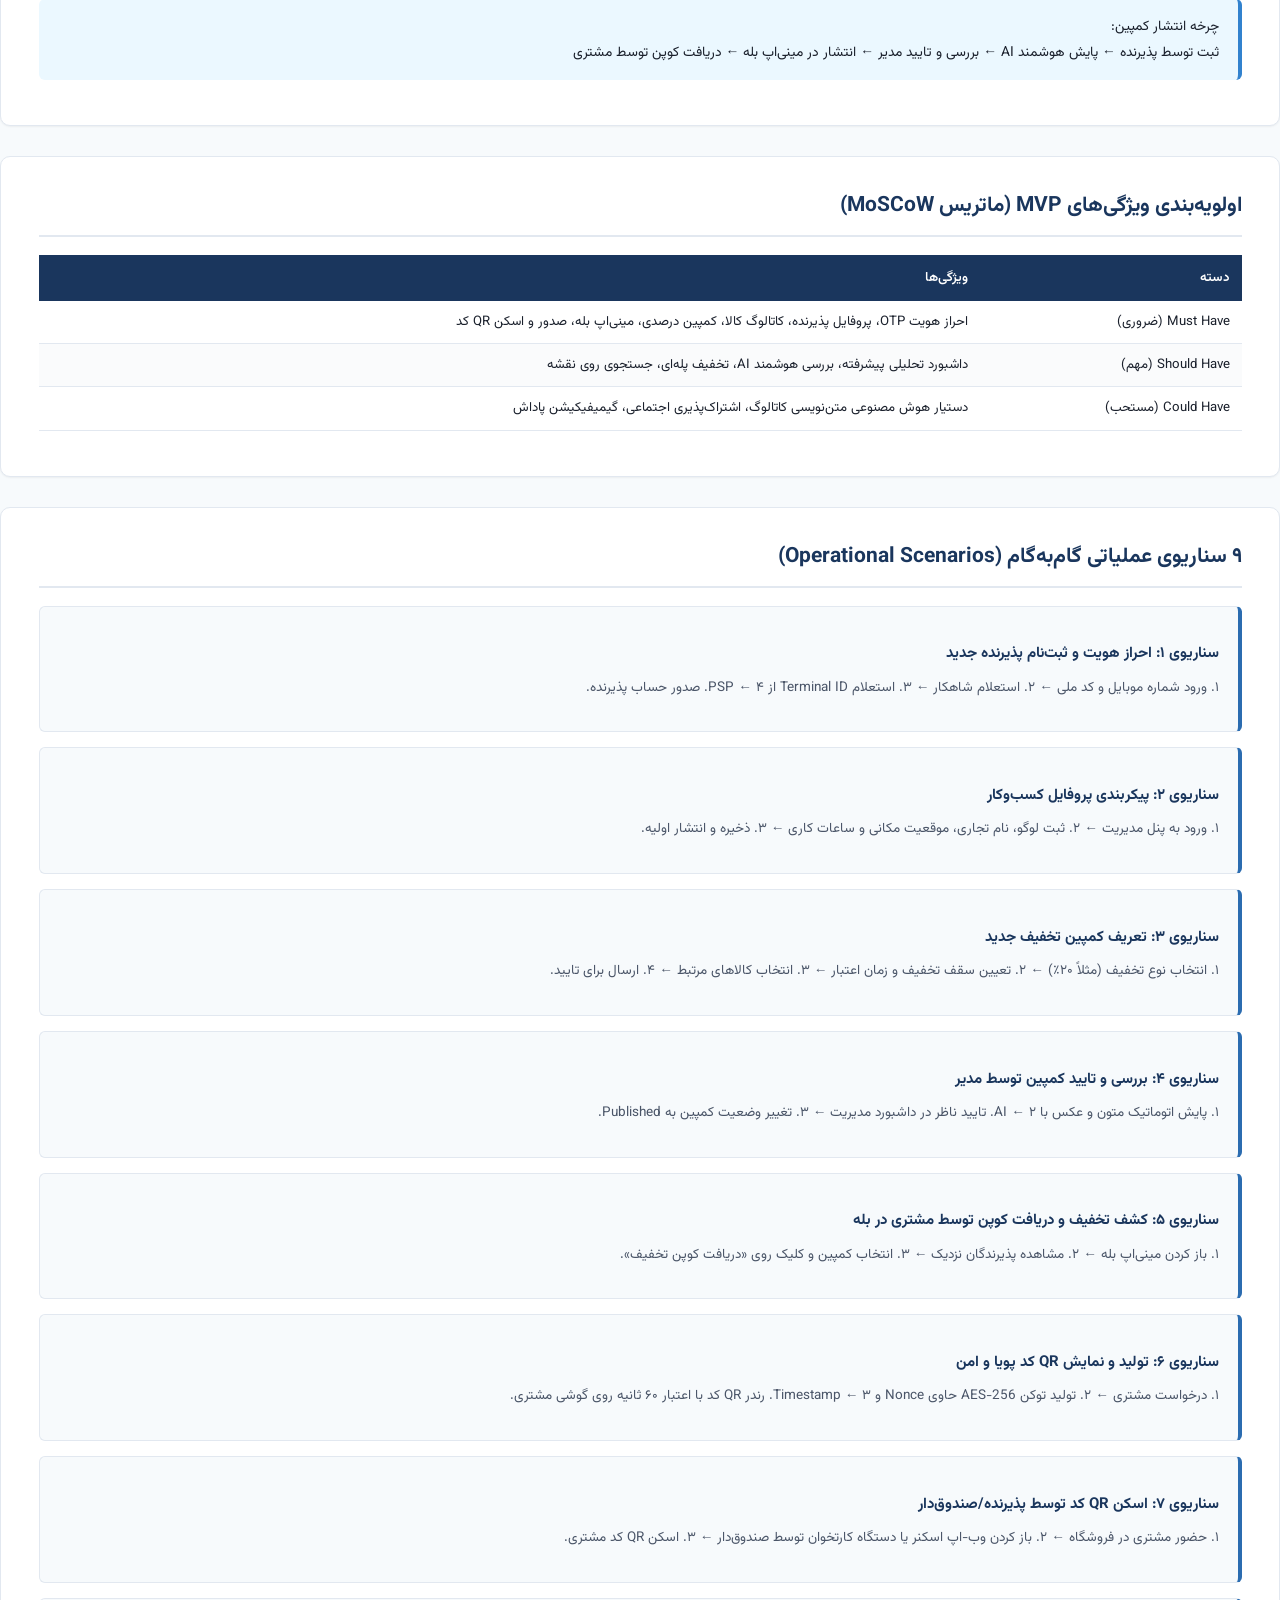
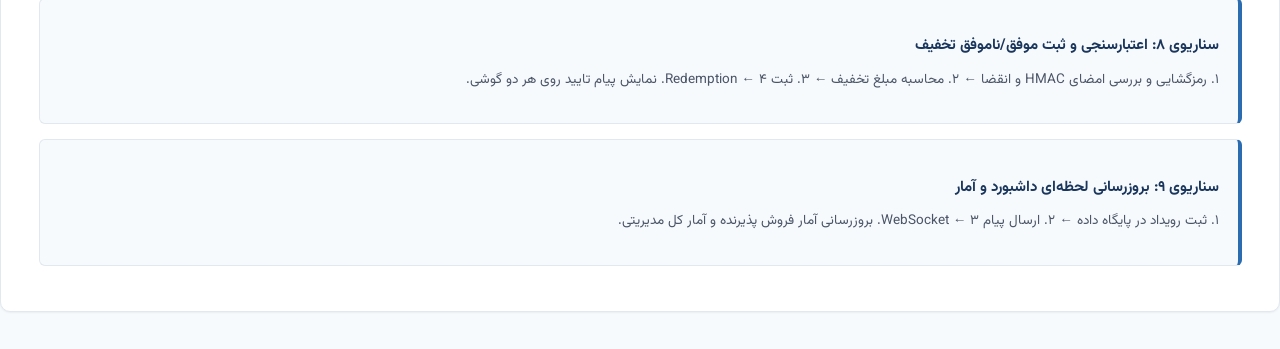
<file: docs/02-conceptual-initial-design.html>
<!DOCTYPE html>
<html lang="fa" dir="rtl">
<head>
  <meta charset="UTF-8">
  <meta name="viewport" content="width=device-width, initial-scale=1.0">
  <title>طراحی مفهومی و اولیه - اکوسیستم شبکه تخفیف و باشگاه پذیرندگان POS</title>
  <link rel="stylesheet" href="assets/shared-styles.css">
</head>
<body>
  <header class="doc-header">
    <div class="container">
      <h1>طراحی مفهومی، محصولی و فنی اولیه (Conceptual Design)</h1>
      <div class="subtitle">اکوسیستم شبکه تخفیف و باشگاه پذیرندگان دستگاه‌های کارتخوان (POS Merchant Club)</div>
      <div class="meta">نسخه ۱.۰ | معماری محصول، ماژول‌ها و سناریوهای عملیاتی | شهریور ۱۴۰۵</div>
    </div>
  </header>

  <div class="container">
    <nav class="toc">
      <h3>فهرست بخش‌های طراحی مفهومی</h3>
      <ol>
        <li><a href="#sec-vision">چشم‌انداز محصول و محدوده (Vision & Scope)</a></li>
        <li><a href="#sec-personas">پرسوناهای اصلی سیستم (User Personas)</a></li>
        <li><a href="#sec-modules">معماری ۱۳ ماژول اصلی سیستم (Core Modules)</a></li>
        <li><a href="#sec-architecture">دیاگرام معماری فنی (Architecture Diagram)</a></li>
        <li><a href="#sec-erd">مدل داده‌ای جامع (Entities & Attributes ERD)</a></li>
        <li><a href="#sec-governance">چارچوب امنیت و حاکمیت محتوا (Security & Governance)</a></li>
        <li><a href="#sec-workflows">دیاگرام جریان‌های کاری (Workflows)</a></li>
        <li><a href="#sec-moscow">اولویه‌بندی ویژگی‌های MVP (MoSCoW Matrix)</a></li>
        <li><a href="#sec-scenarios">۹ سناریوی عملیاتی گام‌به‌گام (Operational Scenarios)</a></li>
      </ol>
    </nav>

    <!-- VISION & SCOPE -->
    <section id="sec-vision" class="section">
      <h2>چشم‌انداز محصول و محدوده</h2>
      <p>ایجاد زیرساخت یکپارچه خریدهای تخفیف‌دار حضوری با پیوند زدن شبکه دستگاه‌های کارتخوان بانکی (POS) به پیام‌رسان بله، به طوری که پذیرندگان به سادگی کاتالوگ و تخفیف‌های خود را ارائه کرده و مشتریان بدون نصب اپ اضافی، کوپن‌های پویای امن را دریافت و استفاده نمایند.</p>
    </section>

    <!-- PERSONAS -->
    <section id="sec-personas" class="section">
      <h2>پرسوناهای اصلی سیستم (۵ پرسونای کاربردی)</h2>
      <div class="card-grid">
        <div class="card card-accent">
          <h4>۱. مدیر شبکه PSP / بانک (رضا - ۴۵ ساله)</h4>
          <p>هدف: افزایش تراکنش‌های دستگاه کارتخوان و کاهش خروج پذیرندگان.</p>
        </div>
        <div class="card card-accent">
          <h4>۲. پذیرنده خرد محلی (علی - کسب‌وکار سوپرمارکت)</h4>
          <p>هدف: جذب مشتریان جدید محلی با ابزار تخفیف‌دهی بدون هزینه سنگین.</p>
        </div>
        <div class="card card-accent">
          <h4>۳. پذیرنده زنجیره‌ای (سارا - مدیر بازاریابی پوشاک)</h4>
          <p>هدف: تعریف کمپین‌های حرفه‌ای پله‌ای و تحلیل گزارش‌های دقیق فروش.</p>
        </div>
        <div class="card card-accent">
          <h4>۴. مشتری شهری بله (مریم - ۲۸ ساله)</h4>
          <p>هدف: یافتن تخفیف‌های واقعی نزدیک محل سکونت و خرید آسان با اسکن QR.</p>
        </div>
        <div class="card card-accent">
          <h4>۵. مدیر نظارت و ناظر سیستم (امیر - مدیر محتوا)</h4>
          <p>هدف: حصول اطمینان از سلامت کاتالوگ‌ها، عدم وجود تخلف و تایید کمپین‌ها.</p>
        </div>
      </div>
    </section>

    <!-- MODULES -->
    <section id="sec-modules" class="section">
      <h2>معماری ۱۳ ماژول اصلی سیستم</h2>
      <table>
        <thead>
          <tr>
            <th>شماره</th>
            <th>نام ماژول</th>
            <th>وظیفه کلیدی</th>
          </tr>
        </thead>
        <tbody>
          <tr><td>۱</td><td><strong>Identity & Access Module</strong></td><td>احراز هویت OTP، JWT، OAuth2 بله و مدیریت نقش‌های RBAC</td></tr>
          <tr><td>۲</td><td><strong>Merchant Management Module</strong></td><td>ثبت و احراز هویت پذیرندگان، اتصال کارتخوان‌ها و شعبه‌ها</td></tr>
          <tr><td>۳</td><td><strong>Business Profile Module</strong></td><td>مدیریت ویترین دیجیتال، آدرس جغرافیایی، ساعات کاری و لوگو</td></tr>
          <tr><td>۴</td><td><strong>Catalog & Inventory Module</strong></td><td>مدیریت درختی دسته‌بندی‌ها، کالاها، قیمت‌ها و عکس کاتالوگ</td></tr>
          <tr><td>۵</td><td><strong>Campaign Engine Module</strong></td><td>تعریف قوانین تخفیف درصدی، مقطوع، پله‌ای و زمان‌بندی انتشار</td></tr>
          <tr><td>۶</td><td><strong>QR Token Engine Module</strong></td><td>تولید توکن‌های رمزنگاری‌شده، یک‌بارمصرف و پویای QR کد</td></tr>
          <tr><td>۷</td><td><strong>Redemption Engine Module</strong></td><td>اسکن، اعتبارسنجی و ثبت نهایی مصرف کوپن تخفیف در فروشگاه</td></tr>
          <tr><td>۸</td><td><strong>Content Moderation Module</strong></td><td>پایش هوش مصنوعی و تایید دستی محتوای کاتالوگ و کمپین‌ها</td></tr>
          <tr><td>۹</td><td><strong>AI Assistant Module</strong></td><td>دستیار تولید متون تبلیغاتی و بررسی خودکار عکس و متون کالا</td></tr>
          <tr><td>۱۰</td><td><strong>Analytics & Reporting Module</strong></td><td>تولید گزارش‌های تحلیلی، نرخ تبدیل، تراکنش و داشبوردها</td></tr>
          <tr><td>۱۱</td><td><strong>Audit Log & Security Module</strong></td><td>ثبت غیرقابل تغییر تمامی رویدادها، تغییرات و دسترسی‌های سیستم</td></tr>
          <tr><td>۱۲</td><td><strong>Notification & Messaging Module</strong></td><td>ارسال پیامک OTP، اعلان‌های مینی‌اپ بله و وضعیت درخواست‌ها</td></tr>
          <tr><td>۱۳</td><td><strong>External Integration Adapter</strong></td><td>اتصال به شاهکار، پیام‌رسان بله، سرویس‌های PSP و Core Banking</td></tr>
        </tbody>
      </table>
    </section>

    <!-- ARCHITECTURE DIAGRAM -->
    <section id="sec-architecture" class="section">
      <h2>دیاگرام معماری فنی سیستم</h2>
      <div class="diagram-container">
        <div class="diagram-title">نمای لایه‌ای معماری اکوسیستم (System Architecture)</div>
        <div style="text-align: center; line-height: 2;">
          <div style="background: var(--navy); color: white; padding: 0.8rem; border-radius: 8px; margin-bottom: 0.5rem;">
            <strong>لایه ارائه (Client Layer):</strong> Bale Mini-App (JS SDK) | Merchant Web Portal | Admin Dashboard
          </div>
          <div style="font-size: 1.2rem; color: var(--blue);">&#x25BC; API Gateway (TLS 1.3 / Rate Limiting / Authentication) &#x25BC;</div>
          <div style="background: var(--navy-light); color: white; padding: 0.8rem; border-radius: 8px; margin-top: 0.5rem; margin-bottom: 0.5rem;">
            <strong>لایه سرویس‌ها (Core Microservices):</strong> Identity | Merchant | Catalog | Campaign | QR Engine | Redemption | AI | Audit
          </div>
          <div style="font-size: 1.2rem; color: var(--blue);">&#x25BC; Data & Infrastructure Layer &#x25BC;</div>
          <div style="background: var(--gray-800); color: white; padding: 0.8rem; border-radius: 8px; margin-top: 0.5rem;">
            PostgreSQL (Main DB) | Redis Cache (QR & Tokens) | RabbitMQ (Message Bus) | Object Storage (Images)
          </div>
        </div>
      </div>
    </section>

    <!-- ERD -->
    <section id="sec-erd" class="section">
      <h2>مدل داده‌ای جامع (Entities & Attributes ERD)</h2>
      <p>موجودیت‌ها و کلیدهای اصلی پایگاه داده به شرح زیر است:</p>
      <ul>
        <li><code>Users</code> (id, phone_number, role, is_active, created_at)</li>
        <li><code>Merchants</code> (id, user_id, business_name, psp_merchant_id, national_code, status)</li>
        <li><code>Terminals</code> (id, merchant_id, terminal_id_pos, psp_name, status)</li>
        <li><code>Products</code> (id, merchant_id, category_id, name, original_price, image_url, status)</li>
        <li><code>Campaigns</code> (id, merchant_id, title, discount_type, discount_value, start_date, end_date, status)</li>
        <li><code>Coupons</code> (id, campaign_id, user_id, coupon_code, status, expire_at)</li>
        <li><code>Redemptions</code> (id, coupon_id, terminal_id, cashier_id, final_amount, redeemed_at)</li>
      </ul>
    </section>

    <!-- WORKFLOWS -->
    <section id="sec-workflows" class="section">
      <h2>دیاگرام جریان‌های کاری اصلی</h2>
      <div class="callout callout-info">
        <div class="callout-title">چرخه انتشار کمپین:</div>
        ثبت توسط پذیرنده &larr; پایش هوشمند AI &larr; بررسی و تایید مدیر &larr; انتشار در مینی‌اپ بله &larr; دریافت کوپن توسط مشتری
      </div>
    </section>

    <!-- MoSCoW -->
    <section id="sec-moscow" class="section">
      <h2>اولویه‌بندی ویژگی‌های MVP (ماتریس MoSCoW)</h2>
      <table>
        <thead>
          <tr>
            <th>دسته</th>
            <th>ویژگی‌ها</th>
          </tr>
        </thead>
        <tbody>
          <tr><td class="priority-must">Must Have (ضروری)</td><td>احراز هویت OTP، پروفایل پذیرنده، کاتالوگ کالا، کمپین درصدی، مینی‌اپ بله، صدور و اسکن QR کد</td></tr>
          <tr><td class="priority-should">Should Have (مهم)</td><td>داشبورد تحلیلی پیشرفته، بررسی هوشمند AI، تخفیف پله‌ای، جستجوی روی نقشه</td></tr>
          <tr><td class="priority-could">Could Have (مستحب)</td><td>دستیار هوش مصنوعی متن‌نویسی کاتالوگ، اشتراک‌پذیری اجتماعی، گیمیفیکیشن پاداش</td></tr>
        </tbody>
      </table>
    </section>

    <!-- SCENARIOS -->
    <section id="sec-scenarios" class="section">
      <h2>۹ سناریوی عملیاتی گام‌به‌گام (Operational Scenarios)</h2>

      <div class="card card-accent" style="margin-bottom: 1rem;">
        <h4>سناریوی ۱: احراز هویت و ثبت‌نام پذیرنده جدید</h4>
        <p>۱. ورود شماره موبایل و کد ملی &larr; ۲. استعلام شاهکار &larr; ۳. استعلام Terminal ID از PSP &larr; ۴. صدور حساب پذیرنده.</p>
      </div>

      <div class="card card-accent" style="margin-bottom: 1rem;">
        <h4>سناریوی ۲: پیکربندی پروفایل کسب‌وکار</h4>
        <p>۱. ورود به پنل مدیریت &larr; ۲. ثبت لوگو، نام تجاری، موقعیت مکانی و ساعات کاری &larr; ۳. ذخیره و انتشار اولیه.</p>
      </div>

      <div class="card card-accent" style="margin-bottom: 1rem;">
        <h4>سناریوی ۳: تعریف کمپین تخفیف جدید</h4>
        <p>۱. انتخاب نوع تخفیف (مثلاً ۲۰٪) &larr; ۲. تعیین سقف تخفیف و زمان اعتبار &larr; ۳. انتخاب کالاهای مرتبط &larr; ۴. ارسال برای تایید.</p>
      </div>

      <div class="card card-accent" style="margin-bottom: 1rem;">
        <h4>سناریوی ۴: بررسی و تایید کمپین توسط مدیر</h4>
        <p>۱. پایش اتوماتیک متون و عکس با AI &larr; ۲. تایید ناظر در داشبورد مدیریت &larr; ۳. تغییر وضعیت کمپین به Published.</p>
      </div>

      <div class="card card-accent" style="margin-bottom: 1rem;">
        <h4>سناریوی ۵: کشف تخفیف و دریافت کوپن توسط مشتری در بله</h4>
        <p>۱. باز کردن مینی‌اپ بله &larr; ۲. مشاهده پذیرندگان نزدیک &larr; ۳. انتخاب کمپین و کلیک روی «دریافت کوپن تخفیف».</p>
      </div>

      <div class="card card-accent" style="margin-bottom: 1rem;">
        <h4>سناریوی ۶: تولید و نمایش QR کد پویا و امن</h4>
        <p>۱. درخواست مشتری &larr; ۲. تولید توکن AES-256 حاوی Nonce و Timestamp &larr; ۳. رندر QR کد با اعتبار ۶۰ ثانیه روی گوشی مشتری.</p>
      </div>

      <div class="card card-accent" style="margin-bottom: 1rem;">
        <h4>سناریوی ۷: اسکن QR کد توسط پذیرنده/صندوق‌دار</h4>
        <p>۱. حضور مشتری در فروشگاه &larr; ۲. باز کردن وب-اپ اسکنر یا دستگاه کارتخوان توسط صندوق‌دار &larr; ۳. اسکن QR کد مشتری.</p>
      </div>

      <div class="card card-accent" style="margin-bottom: 1rem;">
        <h4>سناریوی ۸: اعتبارسنجی و ثبت موفق/ناموفق تخفیف</h4>
        <p>۱. رمزگشایی و بررسی امضای HMAC و انقضا &larr; ۲. محاسبه مبلغ تخفیف &larr; ۳. ثبت Redemption &larr; ۴. نمایش پیام تایید روی هر دو گوشی.</p>
      </div>

      <div class="card card-accent" style="margin-bottom: 1rem;">
        <h4>سناریوی ۹: بروزرسانی لحظه‌ای داشبورد و آمار</h4>
        <p>۱. ثبت رویداد در پایگاه داده &larr; ۲. ارسال پیام WebSocket &larr; ۳. بروزرسانی آمار فروش پذیرنده و آمار کل مدیریتی.</p>
      </div>

    </section>

  </div>
</body>
</html>
</file>
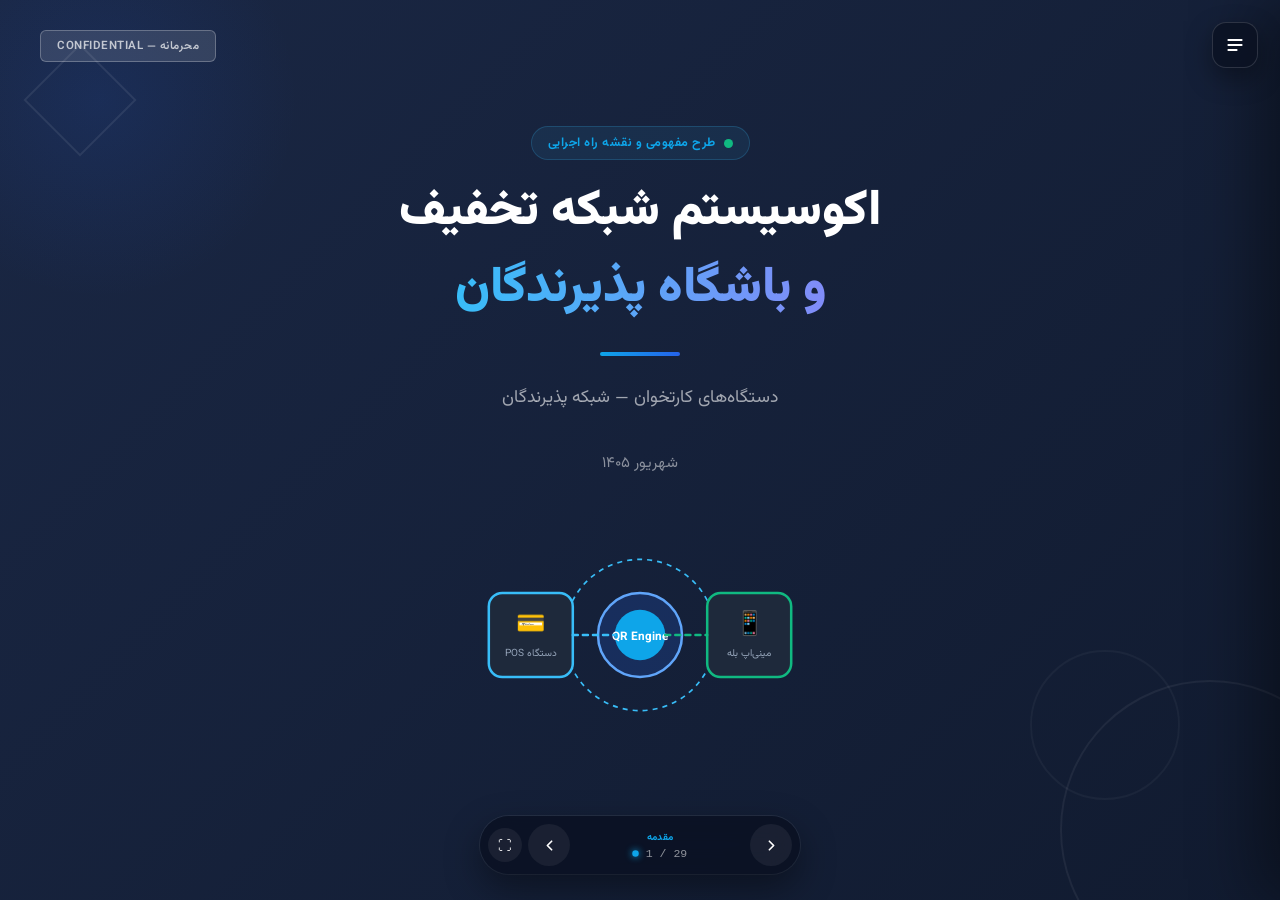
<file: docs/03-management-presentation.html>
<!DOCTYPE html>
<html lang="fa-IR" dir="rtl">
<head>
<meta charset="UTF-8">
<meta name="viewport" content="width=device-width, initial-scale=1.0">
<title>اکوسیستم شبکه تخفیف و باشگاه پذیرندگان</title>
<link href="https://fonts.googleapis.com/css2?family=Vazirmatn:wght@300;400;500;600;700;800;900&display=swap" rel="stylesheet">
<style>
*,*::before,*::after{box-sizing:border-box;margin:0;padding:0}
:root{
--navy:#1a2744;--navy-light:#243352;--navy-dark:#111b30;
--blue:#2563eb;--sky:#0ea5e9;--cyan:#06b6d4;
--white:#ffffff;--gray-50:#f8fafc;--gray-100:#f1f5f9;--gray-200:#e2e8f0;--gray-300:#cbd5e1;--gray-400:#94a3b8;--gray-500:#64748b;--gray-600:#475569;--gray-700:#334155;--gray-800:#1e293b;
--green:#10b981;--amber:#f59e0b;--red:#ef4444;--emerald:#059669;
--shadow:0 4px 24px rgba(0,0,0,.08);--shadow-lg:0 8px 40px rgba(0,0,0,.12);
--radius:16px;--radius-sm:10px;
}
html,body{font-family:'Vazirmatn',system-ui,sans-serif;overflow:hidden;height:100%;width:100%;background:#000}
.presentation{position:relative;width:100vw;height:100vh}
.slide{position:absolute;top:0;right:0;width:100vw;height:100vh;display:flex;flex-direction:column;justify-content:center;align-items:center;padding:60px 80px;opacity:0;visibility:hidden;transition:opacity .5s ease,transform .5s ease;transform:scale(.97);overflow:hidden}
.slide.active{opacity:1;visibility:visible;transform:scale(1);z-index:2}
.slide.prev{transform:scale(1.03)}

/* Backgrounds */
.bg-navy{background:linear-gradient(135deg,var(--navy) 0%,var(--navy-dark) 100%);color:var(--white)}
.bg-white{background:var(--white);color:var(--navy)}
.bg-light{background:linear-gradient(135deg,var(--gray-50) 0%,#e0f2fe 100%);color:var(--navy)}

/* Typography */
.slide-title{font-size:2.6rem;font-weight:800;margin-bottom:40px;line-height:1.4;text-align:center}
.slide-subtitle{font-size:1.4rem;font-weight:400;opacity:.85;margin-bottom:30px;text-align:center;line-height:1.7}
.slide-content{width:100%;max-width:1200px;flex:1;display:flex;flex-direction:column;justify-content:center;align-items:center}

/* Cards */
.card-grid{display:grid;gap:24px;width:100%;max-width:1100px}
.card-grid.cols-2{grid-template-columns:1fr 1fr}
.card-grid.cols-3{grid-template-columns:1fr 1fr 1fr}
.card-grid.cols-4{grid-template-columns:1fr 1fr 1fr 1fr}
.card-grid.cols-5{grid-template-columns:1fr 1fr 1fr 1fr 1fr}
.card{background:var(--white);border-radius:var(--radius);padding:28px 24px;box-shadow:var(--shadow);text-align:center;transition:transform .2s}
.card .card-icon{font-size:2.2rem;margin-bottom:14px;display:block}
.card .card-title{font-size:1.1rem;font-weight:700;color:var(--navy);margin-bottom:8px;line-height:1.5}
.card .card-desc{font-size:.88rem;color:var(--gray-500);line-height:1.6}
.card-accent{border-top:4px solid var(--blue)}
.card-green{border-top:4px solid var(--green)}
.card-amber{border-top:4px solid var(--amber)}
.card-sky{border-top:4px solid var(--sky)}
.card-red{border-top:4px solid var(--red)}

/* Dark card */
.card-dark{background:rgba(255,255,255,.08);border:1px solid rgba(255,255,255,.12);color:var(--white);backdrop-filter:blur(10px)}
.card-dark .card-title{color:var(--white)}
.card-dark .card-desc{color:rgba(255,255,255,.7)}

/* Flow */
.flow{display:flex;align-items:center;gap:0;width:100%;max-width:1100px;justify-content:center;flex-wrap:nowrap}
.flow-step{background:var(--white);border-radius:var(--radius-sm);padding:20px 16px;box-shadow:var(--shadow);text-align:center;flex:1;min-width:0}
.flow-step .step-num{width:36px;height:36px;border-radius:50%;background:var(--blue);color:#fff;display:inline-flex;align-items:center;justify-content:center;font-weight:700;font-size:.95rem;margin-bottom:10px}
.flow-step .step-label{font-size:.92rem;font-weight:600;color:var(--navy);line-height:1.5}
.flow-step .step-desc{font-size:.78rem;color:var(--gray-500);margin-top:6px;line-height:1.5}
.flow-arrow{font-size:1.6rem;color:var(--blue);padding:0 6px;flex-shrink:0}

/* Pillars */
.pillars{display:flex;gap:40px;justify-content:center;align-items:stretch;margin-top:30px}
.pillar{background:rgba(255,255,255,.1);border:1px solid rgba(255,255,255,.2);border-radius:var(--radius);padding:30px 28px;text-align:center;flex:1;max-width:280px}
.pillar .pillar-icon{font-size:2.4rem;margin-bottom:12px}
.pillar .pillar-title{font-size:1.2rem;font-weight:700}

/* Timeline */
.timeline{display:flex;width:100%;max-width:1100px;position:relative;gap:0}
.timeline::before{content:'';position:absolute;top:50%;right:0;left:0;height:4px;background:linear-gradient(to left,var(--navy),var(--blue),var(--sky),var(--cyan),var(--green));border-radius:2px;transform:translateY(-50%)}
.timeline-phase{flex:1;position:relative;padding:0 8px;text-align:center}
.timeline-dot{width:20px;height:20px;border-radius:50%;margin:0 auto 16px;position:relative;z-index:2;border:3px solid var(--white);box-shadow:0 0 0 3px var(--blue)}
.timeline-card{background:var(--white);border-radius:var(--radius-sm);padding:16px 12px;box-shadow:var(--shadow);margin-top:20px}
.timeline-card .phase-name{font-size:.95rem;font-weight:700;color:var(--navy);margin-bottom:6px}
.timeline-card .phase-dur{font-size:.8rem;color:var(--blue);font-weight:600;margin-bottom:6px}
.timeline-card .phase-desc{font-size:.78rem;color:var(--gray-500);line-height:1.5}
.timeline-card .phase-icon{width:46px;height:46px;border-radius:14px;margin:-40px auto 8px;background:linear-gradient(135deg,var(--blue),var(--sky));display:flex;align-items:center;justify-content:center;font-size:1.3rem;box-shadow:0 8px 18px rgba(37,99,235,.35);border:3px solid #fff;animation:pulseRing 2.4s infinite}
.timeline-card .phase-out{margin-top:10px;padding-top:8px;border-top:1px dashed var(--gray-200);font-size:.68rem;color:var(--blue);line-height:1.6;font-weight:600}
.timeline-card{margin-top:44px;padding-top:0}
.timeline .timeline-dot{display:none}

/* Comparison */
.comparison{display:grid;grid-template-columns:1fr 1fr;gap:40px;width:100%;max-width:1000px}
.comp-col{border-radius:var(--radius);padding:32px 28px}
.comp-col.comp-bad{background:#fef2f2;border:2px solid #fecaca}
.comp-col.comp-good{background:#f0fdf4;border:2px solid #bbf7d0}
.comp-col h3{font-size:1.2rem;font-weight:700;margin-bottom:20px;text-align:center}
.comp-col ul{list-style:none;padding:0}
.comp-col ul li{padding:10px 0;font-size:.95rem;line-height:1.6;border-bottom:1px solid rgba(0,0,0,.06)}
.comp-col ul li::before{margin-left:8px;font-weight:700}
.comp-bad ul li::before{content:'✗';color:var(--red)}
.comp-good ul li::before{content:'✓';color:var(--green)}

/* Ecosystem triangle */
.eco-triangle{position:relative;width:500px;height:420px;margin:0 auto}
.eco-node{position:absolute;background:var(--white);border-radius:50%;width:130px;height:130px;display:flex;flex-direction:column;align-items:center;justify-content:center;box-shadow:var(--shadow-lg);border:3px solid var(--blue);z-index:3}
.eco-node .eco-icon{font-size:2rem;margin-bottom:6px}
.eco-node .eco-label{font-size:.9rem;font-weight:700;color:var(--navy)}
.eco-node.top{top:0;left:50%;transform:translateX(-50%)}
.eco-node.left{bottom:20px;right:20px}
.eco-node.right{bottom:20px;left:20px}
.eco-arrow{position:absolute;z-index:1}
.eco-line{position:absolute;background:var(--blue);opacity:.3;z-index:1}
.eco-line.l1{top:115px;left:50%;width:3px;height:200px;transform:translateX(-50%) rotate(30deg);transform-origin:top center}
.eco-line.l2{top:115px;left:50%;width:3px;height:200px;transform:translateX(-50%) rotate(-30deg);transform-origin:top center}
.eco-line.l3{bottom:80px;left:140px;width:220px;height:3px}
.eco-labels{display:flex;justify-content:space-around;margin-top:16px;max-width:500px;margin-inline:auto}
.eco-tag{font-size:.78rem;color:var(--blue);font-weight:600;background:#eff6ff;padding:4px 12px;border-radius:20px}

/* Architecture */
.arch{width:100%;max-width:1100px}
.arch-layer{display:flex;gap:12px;justify-content:center;margin-bottom:12px;flex-wrap:wrap}
.arch-box{background:var(--white);border-radius:var(--radius-sm);padding:14px 18px;box-shadow:var(--shadow);text-align:center;font-size:.82rem;font-weight:600;color:var(--navy);border-right:4px solid var(--blue);min-width:120px}
.arch-box.gateway{background:var(--blue);color:#fff;border:none;font-size:.95rem;padding:14px 40px}
.arch-box.db{border-right-color:var(--green)}
.arch-box.ext{border-right-color:var(--amber)}
.arch-connector{text-align:center;color:var(--gray-400);font-size:1.2rem;margin:4px 0}
.arch-label{font-size:.75rem;color:var(--gray-400);text-align:center;margin-bottom:6px;font-weight:600;letter-spacing:.5px}

/* Module grid */
.mod-grid{display:grid;grid-template-columns:repeat(5,1fr);gap:12px;width:100%;max-width:1100px}
.mod-card{background:var(--white);border-radius:var(--radius-sm);padding:16px 12px;box-shadow:var(--shadow);text-align:center;border-top:3px solid var(--blue)}
.mod-card .mod-icon{font-size:1.4rem;margin-bottom:6px}
.mod-card .mod-name{font-size:.82rem;font-weight:700;color:var(--navy);margin-bottom:4px}
.mod-card .mod-desc{font-size:.7rem;color:var(--gray-500);line-height:1.4}

/* Security bars */
.sec-bars{display:flex;gap:16px;width:100%;max-width:1100px;justify-content:center}
.sec-bar{background:var(--white);border-radius:var(--radius);padding:24px 16px;box-shadow:var(--shadow);text-align:center;flex:1;border-bottom:5px solid var(--blue);display:flex;flex-direction:column;align-items:center;gap:10px}
.sec-bar .sec-icon{font-size:2rem}
.sec-bar .sec-title{font-size:.88rem;font-weight:700;color:var(--navy);line-height:1.5}
.sec-bar .sec-desc{font-size:.75rem;color:var(--gray-500);line-height:1.5}

/* Dashboard wireframe */
.dash{width:100%;max-width:900px;background:var(--gray-50);border-radius:var(--radius);padding:24px;box-shadow:var(--shadow-lg);border:1px solid var(--gray-200)}
.dash-kpis{display:grid;grid-template-columns:repeat(4,1fr);gap:14px;margin-bottom:20px}
.dash-kpi{background:var(--white);border-radius:var(--radius-sm);padding:16px;text-align:center;border-right:4px solid var(--blue)}
.dash-kpi .kpi-val{font-size:1.5rem;font-weight:800;color:var(--navy)}
.dash-kpi .kpi-label{font-size:.75rem;color:var(--gray-500);margin-top:4px}
.dash-charts{display:grid;grid-template-columns:1fr 1fr;gap:14px;margin-bottom:16px}
.dash-chart{background:var(--white);border-radius:var(--radius-sm);padding:20px;min-height:120px;display:flex;align-items:flex-end;gap:8px;border:1px solid var(--gray-200)}
.dash-bar{background:linear-gradient(to top,var(--blue),var(--sky));border-radius:4px 4px 0 0;flex:1}
.dash-line{width:100%;height:80px;position:relative;overflow:hidden}
.dash-line::after{content:'';position:absolute;bottom:10px;right:0;width:100%;height:60px;border:2px solid var(--blue);border-radius:0 0 60% 40%;border-top:none;border-right:none}
.dash-table{background:var(--white);border-radius:var(--radius-sm);padding:16px;border:1px solid var(--gray-200)}
.dash-table-row{display:flex;justify-content:space-between;padding:8px 0;border-bottom:1px solid var(--gray-100);font-size:.78rem;color:var(--gray-600)}

/* Risk */
.risk-grid{display:grid;grid-template-columns:repeat(5,1fr);gap:16px;width:100%;max-width:1100px}
.risk-card{border-radius:var(--radius);padding:22px 16px;box-shadow:var(--shadow);text-align:center;background:var(--white)}
.risk-card .risk-level{display:inline-block;padding:3px 14px;border-radius:20px;font-size:.72rem;font-weight:700;color:#fff;margin-bottom:12px}
.risk-high{background:var(--red)}
.risk-med{background:var(--amber)}
.risk-card .risk-title{font-size:.92rem;font-weight:700;color:var(--navy);margin-bottom:8px;line-height:1.5}
.risk-card .risk-mit{font-size:.78rem;color:var(--gray-500);line-height:1.5}

/* MVP columns */
.mvp-cols{display:grid;grid-template-columns:1fr 1fr 1fr;gap:24px;width:100%;max-width:1100px}
.mvp-col{border-radius:var(--radius);padding:28px 22px;box-shadow:var(--shadow);background:var(--white)}
.mvp-col h3{font-size:1.1rem;font-weight:700;margin-bottom:16px;text-align:center;line-height:1.5}
.mvp-col ul{list-style:none;padding:0}
.mvp-col ul li{padding:8px 0;font-size:.88rem;line-height:1.6;border-bottom:1px solid var(--gray-100);color:var(--gray-700)}
.mvp-green{border-top:5px solid var(--green)}
.mvp-amber{border-top:5px solid var(--amber)}
.mvp-blue{border-top:5px solid var(--sky)}

/* Revenue */
.rev-grid{display:grid;grid-template-columns:repeat(4,1fr);gap:20px;width:100%;max-width:1050px}
.rev-card{background:var(--white);border-radius:var(--radius);padding:24px 18px;box-shadow:var(--shadow);text-align:center;position:relative}
.rev-card .rev-icon{font-size:2rem;margin-bottom:10px}
.rev-card .rev-title{font-size:1rem;font-weight:700;color:var(--navy);margin-bottom:8px;line-height:1.5}
.rev-card .rev-desc{font-size:.82rem;color:var(--gray-500);line-height:1.5;margin-bottom:12px}
.rev-badge{display:inline-block;padding:3px 12px;border-radius:20px;font-size:.7rem;font-weight:700;color:#fff}
.rev-badge.pri-high{background:var(--green)}
.rev-badge.pri-med{background:var(--amber)}
.rev-badge.pri-low{background:var(--gray-400)}

/* Wireframe mobile */
.wireframe{width:280px;background:var(--white);border-radius:28px;box-shadow:var(--shadow-lg);overflow:hidden;border:2px solid var(--gray-200);margin:0 auto}
.wf-header{height:100px;background:linear-gradient(135deg,var(--blue),var(--sky));position:relative}
.wf-avatar{width:56px;height:56px;border-radius:50%;background:var(--white);border:3px solid var(--white);position:absolute;bottom:-28px;right:20px;box-shadow:0 2px 8px rgba(0,0,0,.15)}
.wf-body{padding:40px 18px 20px}
.wf-name{font-size:1rem;font-weight:700;color:var(--navy);margin-bottom:4px}
.wf-cat{font-size:.72rem;color:var(--gray-400);margin-bottom:14px}
.wf-section{margin-bottom:14px}
.wf-section-title{font-size:.72rem;font-weight:700;color:var(--blue);margin-bottom:6px;border-bottom:1px solid var(--gray-100);padding-bottom:4px}
.wf-item{height:10px;background:var(--gray-100);border-radius:5px;margin-bottom:6px}
.wf-item.w70{width:70%}.wf-item.w50{width:50%}.wf-item.w90{width:90%}.wf-item.w40{width:40%}
.wf-campaign{background:#eff6ff;border-radius:8px;padding:10px;margin-bottom:6px;display:flex;align-items:center;gap:8px}
.wf-camp-dot{width:8px;height:8px;border-radius:50%;background:var(--green);flex-shrink:0}
.wf-camp-line{height:8px;background:var(--gray-200);border-radius:4px;flex:1}

/* Content moderation flow */
.mod-flow{display:flex;align-items:center;gap:0;width:100%;max-width:1050px;justify-content:center}
.mod-node{border-radius:var(--radius-sm);padding:16px 14px;text-align:center;min-width:110px;font-size:.85rem;font-weight:600;color:#fff}
.mod-node.n-gray{background:var(--gray-400)}
.mod-node.n-blue{background:var(--blue)}
.mod-node.n-amber{background:var(--amber)}
.mod-node.n-green{background:var(--green)}
.mod-node.n-red{background:var(--red)}
.mod-arrow{color:var(--gray-400);font-size:1.4rem;padding:0 4px}

/* AI steps */
.ai-steps{display:flex;align-items:flex-end;gap:20px;justify-content:center;width:100%;max-width:800px}
.ai-step{background:var(--white);border-radius:var(--radius);padding:24px 20px;box-shadow:var(--shadow);text-align:center;flex:1}
.ai-step.step-1{min-height:180px}
.ai-step.step-2{min-height:260px}
.ai-step h4{font-size:.95rem;font-weight:700;color:var(--navy);margin-bottom:10px;line-height:1.5}
.ai-step ul{list-style:none;padding:0;text-align:right}
.ai-step ul li{font-size:.82rem;color:var(--gray-600);padding:4px 0;line-height:1.5}

/* KPI targets */
.kpi-grid{display:grid;grid-template-columns:repeat(3,1fr);gap:20px;width:100%;max-width:1000px}
.kpi-card{background:var(--white);border-radius:var(--radius);padding:24px 18px;box-shadow:var(--shadow);text-align:center;border-right:5px solid var(--blue)}
.kpi-card .kpi-icon{font-size:2rem;margin-bottom:8px}
.kpi-card .kpi-name{font-size:.95rem;font-weight:700;color:var(--navy);margin-bottom:4px;line-height:1.5}
.kpi-card .kpi-target{font-size:.78rem;color:var(--gray-500);line-height:1.5}

/* Confidential badge */
.badge{position:absolute;top:30px;left:40px;background:rgba(255,255,255,.12);border:1px solid rgba(255,255,255,.25);border-radius:6px;padding:6px 16px;font-size:.72rem;font-weight:600;letter-spacing:.5px;color:rgba(255,255,255,.7);z-index:5}

/* Geometric accents */
.geo-accent{position:absolute;z-index:0;pointer-events:none}
.geo-1{top:-100px;left:-100px;width:400px;height:400px;border-radius:50%;background:radial-gradient(circle,rgba(37,99,235,.12) 0%,transparent 70%)}
.geo-2{bottom:-80px;right:-80px;width:300px;height:300px;border:2px solid rgba(255,255,255,.06);border-radius:50%}
.geo-3{bottom:100px;right:100px;width:150px;height:150px;border:2px solid rgba(255,255,255,.04);border-radius:50%}
.geo-4{top:60px;left:40px;width:80px;height:80px;border:2px solid rgba(255,255,255,.08);transform:rotate(45deg)}

/* Navigation */
.nav{position:fixed;bottom:30px;left:50%;transform:translateX(-50%);z-index:100;display:flex;align-items:center;gap:16px;background:rgba(26,39,68,.92);backdrop-filter:blur(12px);padding:10px 24px;border-radius:40px;box-shadow:0 4px 20px rgba(0,0,0,.3)}
.nav-btn{background:none;border:none;color:rgba(255,255,255,.8);font-size:1.1rem;cursor:pointer;padding:6px 10px;border-radius:8px;transition:background .2s}
.nav-btn:hover{background:rgba(255,255,255,.15)}
.nav-counter{color:rgba(255,255,255,.7);font-size:.85rem;font-family:'Vazirmatn',sans-serif;min-width:60px;text-align:center;direction:ltr}
.nav-progress{position:fixed;top:0;right:0;height:3px;background:linear-gradient(to left,var(--blue),var(--sky));z-index:100;transition:width .4s ease}

/* Floating control capsule */
.orb-nav{position:fixed;bottom:26px;left:50%;transform:translateX(-50%);z-index:110;display:flex;align-items:center;gap:6px;background:rgba(10,16,32,.78);backdrop-filter:blur(16px);padding:8px;border-radius:50px;box-shadow:0 14px 36px rgba(0,0,0,.4),0 0 0 1px rgba(255,255,255,.08)}
.orb-btn{width:42px;height:42px;border-radius:50%;border:none;background:rgba(255,255,255,.06);color:#fff;display:flex;align-items:center;justify-content:center;cursor:pointer;transition:transform .2s,background .3s,box-shadow .3s;flex-shrink:0}
.orb-btn svg{width:17px;height:17px}
.orb-btn:hover{background:linear-gradient(135deg,var(--blue),var(--sky));box-shadow:0 6px 18px rgba(37,99,235,.5);transform:scale(1.08)}
.orb-btn:active{transform:scale(.94)}
.orb-info{display:flex;flex-direction:column;align-items:center;justify-content:center;min-width:168px;padding:0 6px;gap:2px}
.orb-chapter{font-size:.62rem;font-weight:700;color:var(--sky);letter-spacing:.3px;white-space:nowrap;overflow:hidden;text-overflow:ellipsis;max-width:168px}
.orb-count{display:flex;align-items:center;gap:8px}
.orb-count-txt{font-size:.72rem;color:rgba(255,255,255,.55);direction:ltr;font-family:'Courier New',monospace}
.orb-mini-dots{display:flex;gap:4px}
.orb-mini-dots span{width:5px;height:5px;border-radius:50%;background:rgba(255,255,255,.25);transition:background .3s,transform .3s}
.orb-mini-dots span.on{background:var(--sky);box-shadow:0 0 6px var(--sky);transform:scale(1.3)}
.orb-fullscreen{width:34px;height:34px;font-size:.85rem}

/* ===== Collapsible sidebar table of contents ===== */
.toc-toggle{position:fixed;top:22px;right:22px;z-index:140;width:46px;height:46px;border-radius:14px;background:rgba(10,16,32,.75);backdrop-filter:blur(14px);border:1px solid rgba(255,255,255,.14);display:flex;align-items:center;justify-content:center;cursor:pointer;color:#fff;box-shadow:0 10px 26px rgba(0,0,0,.35);transition:transform .25s,background .3s,box-shadow .3s}
.toc-toggle:hover{background:linear-gradient(135deg,var(--blue),var(--sky));box-shadow:0 10px 26px rgba(37,99,235,.45);transform:translateY(-2px)}
.toc-toggle svg{width:20px;height:20px;transition:transform .3s}
.toc-toggle.open svg{transform:rotate(90deg)}
.toc-overlay{position:fixed;inset:0;background:rgba(5,9,20,.5);backdrop-filter:blur(2px);z-index:129;opacity:0;pointer-events:none;transition:opacity .35s}
.toc-overlay.open{opacity:1;pointer-events:auto}
.toc-sidebar{position:fixed;top:0;bottom:0;right:0;width:320px;max-width:86vw;background:linear-gradient(180deg,#0b1220,#0e1729 60%,#0b1220);border-right:1px solid rgba(255,255,255,.08);z-index:135;transform:translateX(100%);transition:transform .45s cubic-bezier(.16,1,.3,1);display:flex;flex-direction:column;box-shadow:-24px 0 60px rgba(0,0,0,.4);direction:rtl}
.toc-sidebar.open{transform:translateX(0)}
.toc-head{padding:24px 20px 16px;display:flex;align-items:center;justify-content:space-between;border-bottom:1px solid rgba(255,255,255,.08);flex-shrink:0}
.toc-head h3{font-size:1rem;font-weight:800;color:#fff;display:flex;align-items:center;gap:8px;margin:0}
.toc-head-sub{font-size:.68rem;color:rgba(255,255,255,.4);margin-top:4px}
.toc-close{width:32px;height:32px;border-radius:10px;background:rgba(255,255,255,.06);border:none;color:rgba(255,255,255,.7);cursor:pointer;display:flex;align-items:center;justify-content:center;transition:background .2s,color .2s;flex-shrink:0}
.toc-close:hover{background:rgba(239,68,68,.25);color:#fca5a5}
.toc-close svg{width:16px;height:16px}
.toc-progress-mini{margin:0 20px 14px;height:4px;border-radius:3px;background:rgba(255,255,255,.08);overflow:hidden;flex-shrink:0}
.toc-progress-mini .bar{height:100%;background:linear-gradient(90deg,var(--sky),var(--blue));border-radius:3px;transition:width .4s cubic-bezier(.16,1,.3,1)}
.toc-body{flex:1;overflow-y:auto;padding:4px 12px 20px;scrollbar-width:thin}
.toc-body::-webkit-scrollbar{width:6px}
.toc-body::-webkit-scrollbar-thumb{background:rgba(255,255,255,.15);border-radius:3px}
.toc-group{margin:6px 0;border-radius:14px;overflow:hidden;background:rgba(255,255,255,.03);border:1px solid rgba(255,255,255,.05)}
.toc-group-head{display:flex;align-items:center;justify-content:space-between;padding:12px 14px;cursor:pointer;gap:10px;-webkit-tap-highlight-color:transparent}
.toc-group-head:hover{background:rgba(255,255,255,.05)}
.toc-group-title{display:flex;align-items:center;gap:10px;font-size:.82rem;font-weight:700;color:rgba(255,255,255,.85)}
.toc-group-badge{width:26px;height:26px;border-radius:8px;background:linear-gradient(135deg,var(--blue),var(--sky));display:flex;align-items:center;justify-content:center;font-size:.68rem;font-weight:800;color:#fff;flex-shrink:0;font-family:'Courier New',monospace}
.toc-group.active .toc-group-badge{animation:pulseRing 2.2s infinite}
.toc-group-chevron{color:rgba(255,255,255,.4);transition:transform .3s;font-size:.65rem;flex-shrink:0}
.toc-group.open .toc-group-chevron{transform:rotate(180deg)}
.toc-group-list{max-height:0;overflow:hidden;transition:max-height .45s cubic-bezier(.16,1,.3,1)}
.toc-group.open .toc-group-list{max-height:640px}
.toc-item{display:flex;align-items:center;gap:10px;padding:9px 12px;margin:2px 4px 2px 8px;border-radius:10px;cursor:pointer;font-size:.78rem;color:rgba(255,255,255,.6);transition:background .2s,color .2s;position:relative}
.toc-item:hover{background:rgba(255,255,255,.07);color:#fff}
.toc-item.active{background:rgba(56,189,248,.16);color:#fff}
.toc-item.active .toc-item-num{background:var(--sky);color:#0b1220}
.toc-item-num{width:22px;height:22px;border-radius:7px;background:rgba(255,255,255,.08);display:flex;align-items:center;justify-content:center;font-size:.64rem;font-family:'Courier New',monospace;flex-shrink:0;transition:background .2s,color .2s}
.toc-item-title{flex:1;overflow:hidden;text-overflow:ellipsis;white-space:nowrap}
.toc-item.active::before{content:'';position:absolute;left:-4px;top:50%;transform:translateY(-50%);width:5px;height:5px;border-radius:50%;background:var(--sky);box-shadow:0 0 8px var(--sky)}
.toc-foot{padding:12px 20px;border-top:1px solid rgba(255,255,255,.08);font-size:.66rem;color:rgba(255,255,255,.35);text-align:center;flex-shrink:0}
@media(max-width:768px){.toc-toggle{top:16px;right:16px;width:42px;height:42px}}

/* Click zones */
.click-zone{position:absolute;top:0;height:100%;width:15%;z-index:10;cursor:pointer}
.click-zone.zone-next{left:0}
.click-zone.zone-prev{right:0}

/* Note/assumption */
.note{font-size:.75rem;color:var(--gray-400);margin-top:20px;text-align:center;font-style:italic}
.note-dark{color:rgba(255,255,255,.4)}

/* Action items dark */
.action-grid{display:grid;grid-template-columns:1fr 1fr;gap:20px;width:100%;max-width:900px}
.action-card{background:rgba(255,255,255,.08);border:1px solid rgba(255,255,255,.15);border-radius:var(--radius);padding:24px;display:flex;gap:16px;align-items:flex-start}
.action-num{width:44px;height:44px;border-radius:50%;background:var(--blue);color:#fff;display:flex;align-items:center;justify-content:center;font-weight:800;font-size:1.2rem;flex-shrink:0}
.action-text{font-size:1rem;font-weight:500;line-height:1.7;color:rgba(255,255,255,.9)}

/* Two column auth */
.two-col{display:grid;grid-template-columns:1fr 1fr;gap:30px;width:100%;max-width:1000px}
.col-box{background:var(--white);border-radius:var(--radius);padding:28px 24px;box-shadow:var(--shadow)}
.col-box h3{font-size:1.05rem;font-weight:700;color:var(--navy);margin-bottom:16px;text-align:center;line-height:1.5}
.col-box ul{list-style:none;padding:0}
.col-box ul li{padding:8px 0;font-size:.9rem;color:var(--gray-600);border-bottom:1px solid var(--gray-100);line-height:1.6}
.col-box ul li::before{content:'🔒';margin-left:8px}

/* Stat card for opportunity */
.stat-grid{display:grid;grid-template-columns:repeat(4,1fr);gap:20px;width:100%;max-width:1100px}
.stat-card{background:var(--white);border-radius:var(--radius);padding:28px 18px;box-shadow:var(--shadow);text-align:center;border-top:4px solid var(--blue);position:relative}
.stat-card .stat-icon{font-size:2.2rem;margin-bottom:10px}
.stat-card .stat-val{font-size:1rem;font-weight:700;color:var(--navy);margin-bottom:6px;line-height:1.5}
.stat-card .stat-desc{font-size:.8rem;color:var(--gray-500);line-height:1.5}
.assumption{position:absolute;top:8px;left:8px;background:var(--amber);color:#fff;font-size:.6rem;font-weight:700;padding:2px 8px;border-radius:10px}

/* Campaign types */
.camp-grid{display:grid;grid-template-columns:repeat(3,1fr);gap:16px;width:100%;max-width:900px}
.camp-card{background:var(--white);border-radius:var(--radius);padding:22px 16px;box-shadow:var(--shadow);text-align:center}
.camp-card .camp-icon{font-size:2rem;margin-bottom:8px}
.camp-card .camp-name{font-size:.95rem;font-weight:700;color:var(--navy);line-height:1.5}

/* Print */
@media print{
@page{size:16in 9in;margin:0}
.nav,.nav-progress,.orb-nav,.toc-toggle,.toc-overlay,.toc-sidebar,.click-zone{display:none!important}
.slide{position:relative!important;opacity:1!important;visibility:visible!important;transform:none!important;page-break-after:always;break-after:page;height:100vh;overflow:hidden}
html,body{overflow:visible;background:#000;-webkit-print-color-adjust:exact;print-color-adjust:exact}
.presentation{height:auto}
}
html.raster-export .nav,html.raster-export .nav-progress,html.raster-export .orb-nav,html.raster-export .toc-toggle,html.raster-export .toc-overlay,html.raster-export .toc-sidebar,html.raster-export .click-zone{display:none!important}
html.raster-export,html.raster-export body{overflow:hidden!important;background:#000}
html.raster-export .slide{transition:none!important}
/* Responsive */
@media(max-width:1024px){
.slide{padding:40px 40px}
.slide-title{font-size:2rem}
.card-grid.cols-4,.stat-grid{grid-template-columns:1fr 1fr}
.mod-grid{grid-template-columns:repeat(3,1fr)}
.risk-grid{grid-template-columns:repeat(3,1fr)}
.flow{flex-wrap:wrap;gap:8px}
}
@media(max-width:768px){
.slide{padding:30px 24px}
.slide-title{font-size:1.5rem}
.card-grid.cols-3,.card-grid.cols-2,.comparison,.two-col,.mvp-cols,.rev-grid,.action-grid{grid-template-columns:1fr}
.sec-bars{flex-direction:column}
.pillars{flex-direction:column;align-items:center}
.timeline{flex-direction:column;gap:16px}
.timeline::before{display:none}
.eco-triangle{width:300px;height:300px}
.eco-node{width:90px;height:90px}
.eco-node .eco-label{font-size:.7rem}
.kpi-grid{grid-template-columns:1fr 1fr}
.dash-kpis{grid-template-columns:1fr 1fr}
.dash-charts{grid-template-columns:1fr}
.ai-steps{flex-direction:column;align-items:stretch}
.camp-grid{grid-template-columns:1fr 1fr}
.mod-flow{flex-wrap:wrap;gap:6px}
.risk-grid{grid-template-columns:1fr 1fr}
}

/* Mobile presentation layout */
@media(max-width:600px){
html,body{overflow:hidden}
.slide{justify-content:flex-start;align-items:stretch;padding:76px 16px 148px;overflow-y:auto;overflow-x:hidden;scroll-padding-bottom:148px;-webkit-overflow-scrolling:touch;overscroll-behavior-y:contain}
.slide-content{flex:0 0 auto;width:100%;min-height:calc(100% - 12px);justify-content:flex-start}
.slide-title{font-size:1.35rem;line-height:1.45;margin-bottom:22px}
.slide-subtitle{font-size:.98rem;line-height:1.7}
.chapter{top:58px;right:16px;font-size:.6rem}
.chapter::before{width:18px}
.badge{top:18px;left:68px;font-size:.58rem;padding:5px 10px}
.eyebrow{font-size:.64rem;padding:5px 11px;margin-bottom:10px}
.slide-content[style*="flex-direction:row"]{flex-direction:column!important;gap:24px!important}
.slide-content[style*="flex-direction:row"]>.body,.slide-content[style*="flex-direction:row"]>div[style*="flex:1"]{width:100%;max-width:none!important;flex:none!important}
.split{gap:22px}
.split>.art{width:min(220px,75vw);flex:0 0 auto}
.art svg{max-height:260px}
.art.sm{width:min(160px,55vw)}
.comparison,.comparison.with-center,.two-col,.two-col.with-center{grid-template-columns:1fr;gap:14px}
.comparison.with-center .art,.two-col.with-center .art{display:flex}
.comp-col,.col-box{padding:18px 16px}
.flow{flex-direction:column;gap:8px;width:100%}
.flow-step{width:100%;padding:15px 13px}
.flow-arrow{font-size:1.2rem;line-height:1;transform:rotate(-90deg)}
.flow-step .step-desc{font-size:.72rem}
.pillars{gap:14px;margin-top:14px;width:100%}
.pillar{width:100%;max-width:260px;padding:20px}
.eco-triangle{width:min(300px,90vw);height:min(300px,90vw);margin:8px auto 0}
.eco-node{width:82px;height:82px}
.eco-node .eco-icon{font-size:1.35rem}
.eco-node .eco-label{font-size:.62rem}
.eco-labels{gap:5px;flex-wrap:wrap;justify-content:center}
.eco-tag{font-size:.66rem;padding:3px 8px}
.journey-line{height:18px;margin-bottom:5px}
.dash{padding:12px}
.dash-kpis{gap:8px}
.dash-kpi{padding:11px 8px}
.dash-kpi .kpi-val{font-size:1.05rem}
.dash-kpi .kpi-label{font-size:.64rem}
.browser-mock{border-radius:13px}
.browser-bar{padding:8px 10px;gap:5px}
.browser-dot{width:8px;height:8px}
.browser-url{display:none}
.browser-live{font-size:.58rem}
.dash-pro{padding:10px;gap:10px}
.dash-pro-side{gap:5px;flex-wrap:nowrap;overflow-x:auto;padding-bottom:3px}
.dash-pro-item{padding:7px 9px;font-size:.62rem;white-space:nowrap}
.dash-pro-kpis{gap:7px}
.dash-pro-kpi{padding:10px 8px}
.dash-pro-kpi .k-label{font-size:.58rem;white-space:nowrap}
.dash-pro-kpi .k-val{font-size:.95rem}
.dash-pro-kpi .k-trend{font-size:.52rem;white-space:nowrap}
.dash-pro-charts{gap:9px}
.dash-pro-card{padding:10px;overflow:hidden}
.dash-pro-card-title{font-size:.61rem;margin-bottom:9px}
.pro-bars{height:82px;gap:4px}
.pro-feed{gap:7px}
.pro-feed-row{font-size:.6rem;white-space:nowrap}
.pro-table{font-size:.58rem;min-width:470px}
.dash-pro-card:has(.pro-table){overflow-x:auto}
.phone-pro{width:min(220px,72vw);margin:0 auto}
.phone-pro-screen{min-height:390px}
.phone-cover{height:76px}
.phone-pro-status{padding:8px 16px 3px}
.exec-lead{font-size:.86rem;line-height:1.85}
.exec-lead-grid{gap:6px;margin-bottom:14px}
.elg-item{min-width:0;padding:11px 12px}
.elg-item p{font-size:.72rem;line-height:1.65}
.elg-item.elg-arrow{width:auto;padding:0;transform:rotate(90deg)}
.exec-numbers{gap:7px;margin-bottom:14px}
.exec-numbers>div{min-width:calc(50% - 4px);padding:7px 8px}
.exec-numbers b{font-size:1.65rem}
.exec-numbers span{font-size:.62rem;text-align:center}
.exec-grid{grid-template-columns:1fr;gap:9px}
.exec-card{padding:13px}
.exec-h{font-size:.86rem}
.exec-p{font-size:.7rem;line-height:1.65}
.exec-strip{gap:6px;margin-top:12px}
.exec-strip span{font-size:.62rem;padding:5px 9px}
.ai-steps{width:100%;gap:12px}
.ai-step{padding:17px 14px;min-height:0!important}
.ai-step ul li{font-size:.72rem}
.arch{overflow-x:auto;padding-bottom:8px}
.arch-layer{min-width:540px}
.mod-grid{grid-template-columns:1fr 1fr;gap:8px}
.mod-card{padding:11px 7px}
.mod-card .mod-name{font-size:.68rem}
.mod-card .mod-desc{font-size:.6rem}
.sec-bars,.split .sec-bars{grid-template-columns:1fr 1fr;gap:8px}
.sec-bar{padding:14px 8px}
.sec-bar .sec-title{font-size:.7rem}
.sec-bar .sec-desc{font-size:.62rem}
.mvp-cols{gap:12px}
.mvp-col{padding:18px 14px}
.mvp-col ul li{font-size:.74rem}
.timeline{gap:12px;width:100%;padding-top:18px}
.timeline-phase{width:100%;padding:0}
.timeline-card{margin-top:38px;padding:0 12px 12px}
.timeline-card .phase-desc{font-size:.7rem}
.timeline-card .phase-out{font-size:.6rem}
.timeline .rocket{display:none}
.kpi-grid,.split .kpi-grid{grid-template-columns:1fr 1fr;gap:8px}
.kpi-card{padding:14px 9px}
.kpi-card .kpi-name{font-size:.72rem}
.kpi-card .kpi-target{font-size:.62rem}
.risk-grid{grid-template-columns:1fr 1fr;gap:8px}
.risk-card{padding:15px 9px}
.risk-card .risk-title{font-size:.72rem}
.risk-card .risk-mit{font-size:.62rem}
.orb-nav{bottom:12px;padding:6px;gap:3px;max-width:calc(100vw - 20px)}
.orb-btn{width:36px;height:36px}
.orb-btn svg{width:15px;height:15px}
.orb-info{min-width:112px}
.orb-chapter{font-size:.56rem;max-width:112px}
.orb-count-txt{font-size:.62rem}
.orb-mini-dots{gap:3px}
.orb-mini-dots span{width:4px;height:4px}
.orb-fullscreen{width:30px;height:30px}
.toc-toggle{top:16px;right:16px;width:40px;height:40px}
.geo-1{width:220px;height:220px;top:-80px;left:0}
.geo-2{width:160px;height:160px;bottom:-55px;right:0}
.geo-3{width:110px;height:110px;bottom:80px;right:48px}
.geo-4{width:58px;height:58px;top:54px;left:22px}
.bg-white::after,.bg-light::after{width:300px;height:300px;top:-130px;left:-120px}
.orbit-bg{width:100vw;height:100vw}
}

/* Visual Graphic Elements */
.svg-graphic { display: block; margin: 0 auto; max-width: 100%; height: auto; }
.hero-graphic { width: 420px; height: 260px; }
.chart-graphic { width: 480px; height: 220px; }
.flow-graphic { width: 750px; height: 180px; }
.pos-mockup { width: 240px; height: 280px; background: #1e293b; border-radius: 20px; border: 4px solid #334155; padding: 15px; box-shadow: 0 10px 25px rgba(0,0,0,0.3); text-align: center; color: white; }
.phone-mockup { width: 220px; height: 320px; background: #0f172a; border-radius: 30px; border: 5px solid #38bdf8; padding: 12px; box-shadow: 0 10px 30px rgba(14,165,233,0.3); text-align: center; color: white; }
.visual-flex { display: flex; align-items: center; justify-content: center; gap: 40px; margin-top: 20px; }

/* ============ DEEP VISUAL UPGRADE ============ */

/* Keyframes */
@keyframes fadeUp{from{opacity:0;transform:translateY(28px) scale(.98)}to{opacity:1;transform:translateY(0) scale(1)}}
@keyframes floatY{0%,100%{transform:translateY(0)}50%{transform:translateY(-16px)}}
@keyframes floatYsm{0%,100%{transform:translateY(0)}50%{transform:translateY(-8px)}}
@keyframes pulseRing{0%{box-shadow:0 0 0 0 rgba(56,189,248,.55)}70%{box-shadow:0 0 0 22px rgba(56,189,248,0)}100%{box-shadow:0 0 0 0 rgba(56,189,248,0)}}
@keyframes gradientShift{to{background-position:200% center}}
@keyframes blink{0%,100%{opacity:1;transform:scale(1)}50%{opacity:.35;transform:scale(.7)}}
@keyframes dashFlow{to{stroke-dashoffset:-40}}
@keyframes particleFloat{0%{transform:translateY(0) scale(.6);opacity:0}12%{opacity:.9}88%{opacity:.7}100%{transform:translateY(-160px) scale(1.1);opacity:0}}
@keyframes cursorMove{0%,100%{left:64%;top:58%}25%{left:38%;top:34%}50%{left:70%;top:30%}75%{left:46%;top:62%}}
@keyframes spinSlow{to{transform:rotate(360deg)}}
@keyframes glowPulse{0%,100%{opacity:.5}50%{opacity:1}}
@keyframes ticker{0%{transform:translateX(0)}100%{transform:translateX(-50%)}}

/* Gradient / glow text */
.grad-text{background:linear-gradient(90deg,#38bdf8,#818cf8,#34d399,#38bdf8);background-size:300% auto;-webkit-background-clip:text;background-clip:text;color:transparent;animation:gradientShift 7s linear infinite}
.glow-dot{display:inline-block;width:9px;height:9px;border-radius:50%;background:var(--green);box-shadow:0 0 0 0 rgba(16,185,129,.6);animation:pulseRing 2s infinite}

/* Floating particles (ambient background for dark slides) */
.particles{position:absolute;inset:0;overflow:hidden;pointer-events:none;z-index:0}
.particle{position:absolute;bottom:-20px;border-radius:50%;background:radial-gradient(circle,rgba(56,189,248,.95),rgba(56,189,248,0) 70%);animation:particleFloat linear infinite}

/* Reveal-on-active staggered animation for card grids */
.slide.active .card-grid>*,.slide.active .stat-grid>*,.slide.active .risk-grid>*,.slide.active .rev-grid>*,
.slide.active .kpi-grid>*,.slide.active .camp-grid>*,.slide.active .mod-grid>*,.slide.active .sec-bars>*,
.slide.active .mvp-cols>*,.slide.active .action-grid>*,.slide.active .pillars>*,.slide.active .two-col>*,
.slide.active .dash-pro-kpis>*,.slide.active .dash-pro-side>*{
opacity:0;animation:fadeUp .65s cubic-bezier(.16,1,.3,1) forwards;
}
.slide.active .slide-title{animation:fadeUp .7s cubic-bezier(.16,1,.3,1) both}
.slide.active .slide-subtitle{animation:fadeUp .7s cubic-bezier(.16,1,.3,1) .08s both}
.card-grid>*:nth-child(1),.stat-grid>*:nth-child(1),.risk-grid>*:nth-child(1),.rev-grid>*:nth-child(1),.kpi-grid>*:nth-child(1),.camp-grid>*:nth-child(1),.mod-grid>*:nth-child(1),.sec-bars>*:nth-child(1),.mvp-cols>*:nth-child(1),.action-grid>*:nth-child(1),.pillars>*:nth-child(1),.two-col>*:nth-child(1),.dash-pro-kpis>*:nth-child(1),.dash-pro-side>*:nth-child(1){animation-delay:.06s}
.card-grid>*:nth-child(2),.stat-grid>*:nth-child(2),.risk-grid>*:nth-child(2),.rev-grid>*:nth-child(2),.kpi-grid>*:nth-child(2),.camp-grid>*:nth-child(2),.mod-grid>*:nth-child(2),.sec-bars>*:nth-child(2),.mvp-cols>*:nth-child(2),.action-grid>*:nth-child(2),.pillars>*:nth-child(2),.two-col>*:nth-child(2),.dash-pro-kpis>*:nth-child(2),.dash-pro-side>*:nth-child(2){animation-delay:.13s}
.card-grid>*:nth-child(3),.stat-grid>*:nth-child(3),.risk-grid>*:nth-child(3),.rev-grid>*:nth-child(3),.kpi-grid>*:nth-child(3),.camp-grid>*:nth-child(3),.mod-grid>*:nth-child(3),.sec-bars>*:nth-child(3),.mvp-cols>*:nth-child(3),.action-grid>*:nth-child(3),.pillars>*:nth-child(3),.dash-pro-kpis>*:nth-child(3),.dash-pro-side>*:nth-child(3){animation-delay:.2s}
.card-grid>*:nth-child(4),.stat-grid>*:nth-child(4),.risk-grid>*:nth-child(4),.rev-grid>*:nth-child(4),.kpi-grid>*:nth-child(4),.camp-grid>*:nth-child(4),.mod-grid>*:nth-child(4),.sec-bars>*:nth-child(4),.dash-pro-kpis>*:nth-child(4),.dash-pro-side>*:nth-child(4){animation-delay:.27s}
.card-grid>*:nth-child(5),.stat-grid>*:nth-child(5),.risk-grid>*:nth-child(5),.rev-grid>*:nth-child(5),.kpi-grid>*:nth-child(5),.camp-grid>*:nth-child(5),.mod-grid>*:nth-child(5),.sec-bars>*:nth-child(5),.dash-pro-side>*:nth-child(5){animation-delay:.34s}
.card-grid>*:nth-child(6),.kpi-grid>*:nth-child(6),.mod-grid>*:nth-child(6),.sec-bars>*:nth-child(6){animation-delay:.41s}
.mod-grid>*:nth-child(7){animation-delay:.48s}.mod-grid>*:nth-child(8){animation-delay:.55s}.mod-grid>*:nth-child(9){animation-delay:.62s}.mod-grid>*:nth-child(10){animation-delay:.69s}

/* Ambient floating on hero icons */
.float-el{animation:floatY 4.5s ease-in-out infinite}
.float-el.d2{animation-delay:.6s}
.float-el.d3{animation-delay:1.2s}

/* Card hover polish */
.card,.stat-card,.rev-card,.risk-card,.kpi-card,.camp-card,.mod-card,.sec-bar{transition:transform .3s cubic-bezier(.16,1,.3,1),box-shadow .3s}
.card:hover,.stat-card:hover,.rev-card:hover,.risk-card:hover,.kpi-card:hover,.camp-card:hover,.mod-card:hover,.sec-bar:hover{transform:translateY(-6px);box-shadow:var(--shadow-lg)}

/* Pulsing ecosystem nodes + traveling data dots */
.eco-node{animation:floatY 5s ease-in-out infinite}
.eco-node.top{animation-delay:0s}
.eco-node.left{animation-delay:.8s}
.eco-node.right{animation-delay:1.6s}
.eco-node::before{content:'';position:absolute;inset:-6px;border-radius:50%;border:2px solid rgba(37,99,235,.35);animation:pulseRing 2.6s infinite}

/* Architecture flow pulses */
.arch-box.gateway{position:relative;animation:pulseRing 2.4s infinite}
.arch-connector{position:relative}
.arch-connector .flow-dot{position:absolute;right:50%;top:0;width:6px;height:6px;border-radius:50%;background:var(--sky);animation:archDrop 1.6s ease-in infinite}
@keyframes archDrop{0%{transform:translateY(-6px);opacity:0}30%{opacity:1}100%{transform:translateY(22px);opacity:0}}

/* ===== Browser-chrome dashboard mockup ===== */
.browser-mock{width:100%;max-width:980px;background:#0b1220;border-radius:18px;box-shadow:0 30px 70px rgba(0,0,0,.45),0 0 0 1px rgba(255,255,255,.05);overflow:hidden}
.browser-bar{display:flex;align-items:center;gap:8px;padding:11px 18px;background:linear-gradient(180deg,#1e293b,#182234);border-bottom:1px solid rgba(255,255,255,.06)}
.browser-dot{width:11px;height:11px;border-radius:50%;flex-shrink:0}
.browser-dot.r{background:#ef4444}.browser-dot.y{background:#f59e0b}.browser-dot.g{background:#10b981}
.browser-url{margin-inline-start:16px;background:rgba(255,255,255,.06);color:#94a3b8;font-size:.68rem;padding:5px 16px;border-radius:20px;direction:ltr;font-family:'Courier New',monospace;flex:1;max-width:280px;text-align:center}
.browser-live{margin-inline-start:auto;display:flex;align-items:center;gap:6px;font-size:.68rem;color:#34d399;font-weight:700}
.dash-pro{position:relative;background:radial-gradient(ellipse at top left,#111c33 0%,#0b1220 60%);padding:22px;display:flex;gap:16px;align-items:flex-start}
.dash-pro-side{width:150px;flex-shrink:0;display:flex;flex-direction:column;gap:8px}
.dash-pro-item{background:rgba(255,255,255,.04);border-radius:9px;padding:10px 12px;font-size:.74rem;color:#94a3b8;display:flex;align-items:center;gap:8px;border-right:3px solid transparent}
.dash-pro-item.active-item{background:rgba(56,189,248,.14);color:#38bdf8;border-right-color:#38bdf8;font-weight:700}
.dash-pro-main{flex:1;min-width:0;display:flex;flex-direction:column;gap:14px}
.dash-pro-kpis{display:grid;grid-template-columns:repeat(4,1fr);gap:12px}
.dash-pro-kpi{background:rgba(255,255,255,.045);border:1px solid rgba(255,255,255,.07);border-radius:12px;padding:14px 16px}
.dash-pro-kpi .k-label{font-size:.68rem;color:#7c8aa5;margin-bottom:8px}
.dash-pro-kpi .k-val{font-size:1.4rem;font-weight:800;color:#fff;font-family:'Courier New',monospace;direction:ltr}
.dash-pro-kpi .k-trend{font-size:.65rem;color:#34d399;margin-top:6px;font-weight:600}
.dash-pro-charts{display:grid;grid-template-columns:1.3fr 1fr;gap:14px}
.dash-pro-card{background:rgba(255,255,255,.045);border:1px solid rgba(255,255,255,.07);border-radius:12px;padding:16px}
.dash-pro-card-title{font-size:.72rem;color:#94a3b8;margin-bottom:14px;font-weight:700}
.pro-bars{display:flex;align-items:flex-end;gap:6px;height:110px}
.pro-bar{flex:1;background:linear-gradient(to top,#2563eb,#38bdf8);border-radius:5px 5px 0 0;height:0;transition:height 1.1s cubic-bezier(.16,1,.3,1);position:relative}
.pro-bar::after{content:'';position:absolute;inset:0;border-radius:5px 5px 0 0;background:linear-gradient(180deg,rgba(255,255,255,.35),transparent 40%)}
.pro-donut{width:112px;height:112px;border-radius:50%;margin:6px auto;position:relative;box-shadow:inset 0 0 0 1px rgba(255,255,255,.06)}
.pro-donut::after{content:'';position:absolute;inset:16px;background:#0e1729;border-radius:50%}
.pro-donut-label{position:absolute;inset:0;display:flex;align-items:center;justify-content:center;font-size:.82rem;font-weight:800;color:#fff;z-index:2}
.pro-legend{display:flex;gap:10px;justify-content:center;margin-top:12px;flex-wrap:wrap;font-size:.64rem;color:#94a3b8}
.pro-legend span{display:flex;align-items:center;gap:5px}
.pro-legend i{width:8px;height:8px;border-radius:50%;display:inline-block}
.pro-feed{display:flex;flex-direction:column;gap:10px}
.pro-feed-row{display:flex;align-items:center;gap:9px;font-size:.72rem;color:#cbd5e1}
.pro-feed-dot{width:8px;height:8px;border-radius:50%;background:#10b981;animation:blink 1.8s infinite;flex-shrink:0}
.pro-feed-time{margin-inline-start:auto;color:#64748b;font-size:.62rem;direction:ltr}
.pro-table{width:100%;border-collapse:collapse;font-size:.72rem;color:#cbd5e1}
.pro-table th{text-align:right;color:#64748b;font-weight:600;padding:6px 8px;border-bottom:1px solid rgba(255,255,255,.08);font-size:.66rem}
.pro-table td{padding:8px 8px;border-bottom:1px solid rgba(255,255,255,.05)}
.pro-table .bar-mini{height:6px;border-radius:3px;background:linear-gradient(90deg,#38bdf8,#818cf8)}
.mock-cursor{position:absolute;width:0;height:0;border-style:solid;border-width:0 6px 11px 6px;border-color:transparent transparent #fff transparent;filter:drop-shadow(0 3px 4px rgba(0,0,0,.6));animation:cursorMove 5s ease-in-out infinite;z-index:8;pointer-events:none}
.mock-cursor::after{content:'';position:absolute;top:9px;left:2px;width:8px;height:8px;border-radius:50%;background:rgba(56,189,248,.5);animation:blink 1.4s infinite}

/* ===== Upgraded phone mockup ===== */
.phone-pro{width:250px;background:#0b1220;border-radius:38px;padding:10px;box-shadow:0 25px 60px rgba(0,0,0,.4),0 0 0 2px rgba(255,255,255,.06);position:relative}
.phone-pro-screen{background:var(--white);border-radius:28px;overflow:hidden;position:relative;min-height:440px}
.phone-pro-notch{position:absolute;top:0;left:50%;transform:translateX(-50%);width:110px;height:22px;background:#0b1220;border-radius:0 0 16px 16px;z-index:5}
.phone-pro-status{display:flex;justify-content:space-between;padding:10px 20px 4px;font-size:.62rem;color:var(--gray-400);direction:ltr}
.phone-pro-home{position:absolute;bottom:6px;left:50%;transform:translateX(-50%);width:100px;height:4px;border-radius:3px;background:var(--gray-300)}
.phone-cover{height:96px;background:linear-gradient(135deg,var(--blue),var(--sky));position:relative}
.phone-cover .qr-chip{position:absolute;bottom:-16px;left:16px;background:#fff;border-radius:12px;padding:6px 10px;box-shadow:var(--shadow);font-size:.85rem}

/* Section eyebrow label */
.eyebrow{display:inline-flex;align-items:center;gap:8px;font-size:.78rem;font-weight:700;color:var(--sky);letter-spacing:.5px;margin-bottom:14px;background:rgba(56,189,248,.08);padding:6px 16px;border-radius:20px;border:1px solid rgba(56,189,248,.2)}
.eyebrow.on-light{background:#eff6ff;border-color:#dbeafe;color:var(--blue)}

@media(max-width:1024px){
.dash-pro{flex-direction:column}
.dash-pro-side{width:100%;flex-direction:row;flex-wrap:wrap}
.dash-pro-charts{grid-template-columns:1fr}
.dash-pro-kpis{grid-template-columns:1fr 1fr}
}

/* ============ PRO VISUAL LAYER v2 ============ */
.slide-content{position:relative;z-index:1}
.bg-white::before,.bg-light::before{content:'';position:absolute;inset:0;background-image:radial-gradient(rgba(37,99,235,.14) 1px,transparent 1.5px);background-size:28px 28px;pointer-events:none;z-index:0;-webkit-mask-image:radial-gradient(ellipse at center,transparent 25%,#000 100%);mask-image:radial-gradient(ellipse at center,transparent 25%,#000 100%)}
.bg-white::after,.bg-light::after{content:'';position:absolute;width:560px;height:560px;border-radius:50%;background:radial-gradient(circle,rgba(14,165,233,.18),transparent 62%);top:-220px;left:-180px;pointer-events:none;z-index:0;animation:floatY 10s ease-in-out infinite}
.bg-light{background:linear-gradient(135deg,#f8fafc 0%,#e0f2fe 55%,#ede9fe 100%)}
.chapter{position:absolute;top:78px;right:44px;font-size:.72rem;font-weight:700;color:var(--gray-400);letter-spacing:.5px;z-index:5;display:flex;align-items:center;gap:10px}
.chapter::before{content:'';width:28px;height:2px;background:linear-gradient(to left,var(--blue),var(--sky));border-radius:2px}
.bg-navy .chapter{color:rgba(255,255,255,.45)}

/* Icon badges */
.card .card-icon,.stat-card .stat-icon,.rev-card .rev-icon,.kpi-card .kpi-icon,.camp-card .camp-icon,.sec-bar .sec-icon,.pillar .pillar-icon{width:64px;height:64px;border-radius:20px;display:inline-flex;align-items:center;justify-content:center;font-size:1.75rem;line-height:1;background:linear-gradient(135deg,#dbeafe,#e0f2fe);box-shadow:inset 0 0 0 1px rgba(37,99,235,.12),0 10px 22px rgba(37,99,235,.16);margin:0 auto 14px}
.card-red .card-icon{background:linear-gradient(135deg,#fee2e2,#fecaca);box-shadow:inset 0 0 0 1px rgba(239,68,68,.15),0 10px 22px rgba(239,68,68,.16)}
.card-green .card-icon{background:linear-gradient(135deg,#d1fae5,#a7f3d0);box-shadow:inset 0 0 0 1px rgba(16,185,129,.15),0 10px 22px rgba(16,185,129,.18)}
.card-sky .card-icon{background:linear-gradient(135deg,#e0f2fe,#bae6fd);box-shadow:inset 0 0 0 1px rgba(14,165,233,.15),0 10px 22px rgba(14,165,233,.18)}
.rev-card .rev-icon{background:linear-gradient(135deg,#fef3c7,#fde68a);box-shadow:inset 0 0 0 1px rgba(245,158,11,.15),0 10px 22px rgba(245,158,11,.18)}
.camp-card .camp-icon{border-radius:50%}
.camp-card{border-right:3px dashed #bfdbfe}
.pillar .pillar-icon{width:80px;height:80px;font-size:2.2rem;background:linear-gradient(135deg,rgba(255,255,255,.2),rgba(255,255,255,.06));box-shadow:inset 0 0 0 1px rgba(255,255,255,.25),0 12px 30px rgba(0,0,0,.25);animation:floatYsm 4s ease-in-out infinite}
.pillar:nth-child(2) .pillar-icon{animation-delay:.6s}.pillar:nth-child(3) .pillar-icon{animation-delay:1.2s}
.mod-card .mod-icon{width:42px;height:42px;border-radius:13px;display:inline-flex;align-items:center;justify-content:center;font-size:1.15rem;background:linear-gradient(135deg,#eff6ff,#e0f2fe);box-shadow:inset 0 0 0 1px rgba(37,99,235,.1)}
.flow-step{position:relative;border-top:3px solid transparent;background-image:linear-gradient(#fff,#fff),linear-gradient(90deg,var(--blue),var(--sky));background-origin:border-box;background-clip:padding-box,border-box}
.flow-step .step-num{background:linear-gradient(135deg,var(--blue),var(--sky));box-shadow:0 8px 16px rgba(37,99,235,.35)}
.flow-arrow{animation:arrowNudge 1.4s ease-in-out infinite}
@keyframes arrowNudge{0%,100%{transform:translateX(0);opacity:.55}50%{transform:translateX(-6px);opacity:1}}
.mod-node{box-shadow:0 10px 24px rgba(0,0,0,.12)}
.risk-level.risk-high{animation:glowPulse 1.8s ease-in-out infinite}
.timeline-dot{animation:pulseRing 2.4s infinite}

/* Generic stagger */
.slide.active .stagger>*,.slide.active .flow>.flow-step,.slide.active .mod-flow>*,.slide.active .timeline>.timeline-phase,.slide.active .comparison>*{opacity:0;animation:fadeUp .6s cubic-bezier(.16,1,.3,1) forwards}
.slide.active .stagger>*:nth-child(1),.slide.active .flow>*:nth-child(1),.slide.active .mod-flow>*:nth-child(1),.slide.active .timeline>*:nth-child(1),.slide.active .comparison>*:nth-child(1){animation-delay:.05s}
.slide.active .stagger>*:nth-child(2),.slide.active .flow>*:nth-child(2),.slide.active .mod-flow>*:nth-child(2),.slide.active .timeline>*:nth-child(2),.slide.active .comparison>*:nth-child(2){animation-delay:.12s}
.slide.active .stagger>*:nth-child(3),.slide.active .flow>*:nth-child(3),.slide.active .mod-flow>*:nth-child(3),.slide.active .timeline>*:nth-child(3),.slide.active .comparison>*:nth-child(3){animation-delay:.19s}
.slide.active .stagger>*:nth-child(4),.slide.active .flow>*:nth-child(4),.slide.active .mod-flow>*:nth-child(4),.slide.active .timeline>*:nth-child(4){animation-delay:.26s}
.slide.active .stagger>*:nth-child(5),.slide.active .flow>*:nth-child(5),.slide.active .mod-flow>*:nth-child(5),.slide.active .timeline>*:nth-child(5){animation-delay:.33s}
.slide.active .stagger>*:nth-child(6),.slide.active .flow>*:nth-child(6),.slide.active .mod-flow>*:nth-child(6){animation-delay:.4s}
.slide.active .stagger>*:nth-child(7),.slide.active .flow>*:nth-child(7),.slide.active .mod-flow>*:nth-child(7){animation-delay:.47s}
.slide.active .stagger>*:nth-child(8),.slide.active .flow>*:nth-child(8),.slide.active .mod-flow>*:nth-child(8){animation-delay:.54s}
.slide.active .flow>*:nth-child(9),.slide.active .mod-flow>*:nth-child(9){animation-delay:.61s}
.slide.active .flow>*:nth-child(10),.slide.active .mod-flow>*:nth-child(10){animation-delay:.68s}
.slide.active .flow>*:nth-child(11),.slide.active .mod-flow>*:nth-child(11){animation-delay:.75s}
.slide.active .flow>*:nth-child(12){animation-delay:.82s}
.flow-arrow{opacity:1}

/* Split layout + concept art */
.split{display:flex;align-items:center;gap:44px;width:100%;max-width:1160px}
.split>.art{flex:0 0 330px;display:flex;justify-content:center;align-items:center}
.split>.body{flex:1;min-width:0}
.art svg{width:100%;height:auto;max-height:420px;overflow:visible;filter:drop-shadow(0 22px 40px rgba(37,99,235,.18))}
.art.sm{width:200px;margin:0 auto 10px}
.art.sm svg{max-height:200px}
.art-float{animation:floatY 6s ease-in-out infinite}
.slide.active .art{animation:fadeUp .8s cubic-bezier(.16,1,.3,1) .1s both}
.split .card-grid{max-width:none}
.split .card{padding:20px 18px}
.split .card .card-icon{width:52px;height:52px;font-size:1.4rem;border-radius:16px;margin-bottom:10px}
.split .stat-grid,.split .rev-grid,.split .kpi-grid{grid-template-columns:1fr 1fr;max-width:none}
.split .kpi-card{padding:16px 14px}
.split .kpi-card .kpi-icon{width:48px;height:48px;font-size:1.3rem;margin-bottom:6px}
.split .sec-bars{display:grid;grid-template-columns:repeat(3,1fr);max-width:none}
.split .ai-steps{max-width:none}
.comparison.with-center{grid-template-columns:1fr 210px 1fr;max-width:1120px;align-items:center;gap:28px}
.two-col.with-center{grid-template-columns:1fr 230px 1fr;max-width:1120px;align-items:center;gap:28px}
.journey-line{width:100%;max-width:1100px;height:26px;display:block;margin-bottom:-2px}
.orbit-bg{position:absolute;width:960px;height:960px;left:50%;top:50%;transform:translate(-50%,-50%);opacity:.55;pointer-events:none;z-index:0}
.timeline .rocket{position:absolute;top:-38px;right:2%;font-size:1.9rem;transform:translate(50%,0) rotate(-135deg);animation:rocketRide 9s linear infinite;z-index:3;filter:drop-shadow(0 6px 10px rgba(0,0,0,.35))}
@keyframes rocketRide{0%{right:2%}100%{right:98%}}
.gauge-fill{stroke-dasharray:346;stroke-dashoffset:346}
.slide.active .gauge-fill{animation:gaugeFill 1.8s cubic-bezier(.16,1,.3,1) .3s forwards}
@keyframes gaugeFill{to{stroke-dashoffset:110}}
.gauge-needle{transform-origin:150px 170px;transform:rotate(-90deg)}
.slide.active .gauge-needle{animation:needleSwing 1.8s cubic-bezier(.16,1,.3,1) .3s forwards}
@keyframes needleSwing{to{transform:rotate(33deg)}}

/* Persona header */
.persona{display:inline-flex;align-items:center;gap:14px;margin-bottom:12px;background:#fff;padding:8px 20px 8px 10px;border-radius:50px;box-shadow:var(--shadow)}
.persona-avatar{width:56px;height:56px;border-radius:50%;background:linear-gradient(135deg,var(--blue),var(--sky));display:flex;align-items:center;justify-content:center;font-size:1.6rem;box-shadow:0 10px 24px rgba(37,99,235,.3);animation:floatYsm 4s ease-in-out infinite}
.persona-avatar.green{background:linear-gradient(135deg,#059669,#34d399);box-shadow:0 10px 24px rgba(16,185,129,.3)}
.persona-avatar.sky{background:linear-gradient(135deg,#0284c7,#7dd3fc);box-shadow:0 10px 24px rgba(14,165,233,.3)}
.persona-text{text-align:right;line-height:1.4}
.persona-text small{display:block;font-size:.7rem;color:var(--gray-400);font-weight:600}
.persona-text b{font-size:.95rem;color:var(--navy);font-weight:800}

/* Executive summary */
.exec-lead{font-size:1.02rem;line-height:1.95;color:rgba(255,255,255,.82);max-width:1000px;text-align:center;margin:0 auto 18px}
.exec-lead-grid{display:flex;align-items:stretch;justify-content:center;gap:10px;max-width:1140px;margin:0 auto 22px;flex-wrap:wrap}
.elg-item.elg-arrow{align-self:center;color:var(--sky);font-size:1.3rem;opacity:.7;animation:arrowNudge 1.4s ease-in-out infinite;flex:0 0 auto;min-width:0;width:28px;padding:0;background:none;border:none;text-align:center}
.elg-item{flex:1;min-width:220px;border-radius:16px;padding:14px 18px;text-align:right;background:rgba(255,255,255,.05);border:1px solid rgba(255,255,255,.1)}
.elg-item p{font-size:.82rem;line-height:1.75;color:rgba(255,255,255,.78);margin:0}
.elg-tag{display:inline-block;font-size:.66rem;font-weight:800;letter-spacing:.3px;padding:3px 12px;border-radius:20px;margin-bottom:8px}
.elg-now .elg-tag{background:rgba(239,68,68,.18);color:#fca5a5}
.elg-plan .elg-tag{background:rgba(56,189,248,.18);color:#7dd3fc}
.elg-result .elg-tag{background:rgba(16,185,129,.18);color:#6ee7b7}
.elg-plan{background:rgba(56,189,248,.07);border-color:rgba(56,189,248,.25)}
.elg-result{background:rgba(16,185,129,.07);border-color:rgba(16,185,129,.25)}
@media(max-width:1024px){.elg-item.elg-arrow{transform:rotate(90deg)}.exec-lead-grid{flex-direction:column;align-items:stretch}}
.exec-lead b{color:#7dd3fc;font-weight:800}
.exec-numbers{display:flex;gap:16px;justify-content:center;margin-bottom:18px;flex-wrap:wrap}
.exec-numbers>div{display:flex;flex-direction:column;align-items:center;min-width:170px;padding:8px 18px;border-radius:16px;background:rgba(255,255,255,.05);border:1px solid rgba(255,255,255,.1)}
.exec-numbers b{font-size:2.1rem;font-weight:900;line-height:1.1}
.exec-numbers span{font-size:.76rem;color:rgba(255,255,255,.65);margin-top:2px}
.exec-grid{display:grid;grid-template-columns:repeat(4,1fr);gap:16px;width:100%;max-width:1160px}
.exec-card{background:rgba(255,255,255,.06);border:1px solid rgba(255,255,255,.12);border-radius:18px;padding:18px 18px 16px;position:relative;overflow:hidden;backdrop-filter:blur(10px);text-align:right;transition:transform .3s,background .3s}
.exec-card:hover{transform:translateY(-5px);background:rgba(255,255,255,.09)}
.exec-card::before{content:'';position:absolute;top:0;right:0;left:0;height:3px;background:linear-gradient(to left,var(--blue),var(--sky))}
.exec-num{font-size:1.9rem;font-weight:900;color:rgba(125,211,252,.28);font-family:'Courier New',monospace;direction:ltr;text-align:left;line-height:1}
.exec-h{font-size:1rem;font-weight:800;margin:4px 0 6px;color:#fff}
.exec-p{font-size:.82rem;line-height:1.8;color:rgba(255,255,255,.72)}
.exec-strip{display:flex;gap:12px;flex-wrap:wrap;justify-content:center;margin-top:16px}
.exec-strip span{background:rgba(56,189,248,.1);border:1px solid rgba(56,189,248,.25);border-radius:30px;padding:7px 18px;font-size:.8rem;color:#bae6fd}
@media(max-width:1024px){
.split{flex-direction:column}
.split>.art{flex:0 0 auto;width:260px}
.exec-grid{grid-template-columns:1fr 1fr}
.comparison.with-center,.two-col.with-center{grid-template-columns:1fr}
.comparison.with-center .art,.two-col.with-center .art{display:none}
.chapter{display:none}
}
</style>
</head>
<body>

<div class="presentation" id="presentation">

<!-- Slide 1: Cover -->
<div class="slide bg-navy active" data-slide="1">
<div class="particles">
<div class="particle" style="left:8%;width:6px;height:6px;animation-duration:7s"></div>
<div class="particle" style="left:18%;width:4px;height:4px;animation-duration:9s;animation-delay:1s"></div>
<div class="particle" style="left:28%;width:8px;height:8px;animation-duration:6.5s;animation-delay:2s"></div>
<div class="particle" style="left:42%;width:5px;height:5px;animation-duration:8s;animation-delay:.5s"></div>
<div class="particle" style="left:58%;width:7px;height:7px;animation-duration:7.5s;animation-delay:1.5s"></div>
<div class="particle" style="left:70%;width:4px;height:4px;animation-duration:9.5s;animation-delay:2.5s"></div>
<div class="particle" style="left:82%;width:6px;height:6px;animation-duration:6.8s;animation-delay:.8s"></div>
<div class="particle" style="left:92%;width:5px;height:5px;animation-duration:8.4s;animation-delay:1.8s"></div>
</div>
<div class="geo-accent geo-1"></div>
<div class="geo-accent geo-2"></div>
<div class="geo-accent geo-3"></div>
<div class="geo-accent geo-4"></div>
<span class="badge">محرمانه — CONFIDENTIAL</span>
<div class="slide-content" style="justify-content:center;text-align:center;position:relative;z-index:2">
<div class="eyebrow"><span class="glow-dot"></span> طرح مفهومی و نقشه راه اجرایی</div>
<h1 style="font-size:3.1rem;font-weight:900;line-height:1.55;margin-bottom:24px">اکوسیستم شبکه تخفیف<br><span class="grad-text">و باشگاه پذیرندگان</span></h1>
<div style="width:80px;height:4px;background:linear-gradient(to left,var(--blue),var(--sky));border-radius:2px;margin:0 auto 28px"></div>
<p style="font-size:1.1rem;color:rgba(255,255,255,.6);margin-bottom:40px">دستگاه‌های کارتخوان — شبکه پذیرندگان</p>
<div style="font-size:.95rem;color:rgba(255,255,255,.5)">شهریور ۱۴۰۵</div>

<div style="margin-top: 30px;">
  <svg class="hero-graphic" viewBox="0 0 500 240" fill="none" xmlns="http://www.w3.org/2000/svg">
    <circle cx="250" cy="120" r="90" stroke="#38bdf8" stroke-width="2" stroke-dasharray="6 6" style="animation:spinSlow 40s linear infinite;transform-origin:250px 120px" />
    <circle cx="250" cy="120" r="50" fill="#2563eb" fill-opacity="0.2" stroke="#60a5fa" stroke-width="3" />
    <!-- POS Terminal Node -->
    <g class="float-el">
    <rect x="70" y="70" width="100" height="100" rx="16" fill="#1e293b" stroke="#38bdf8" stroke-width="3"/>
    <text x="120" y="115" fill="#ffffff" font-size="28" text-anchor="middle">💳</text>
    <text x="120" y="145" fill="#94a3b8" font-size="12" font-family="Vazirmatn" text-anchor="middle">دستگاه POS</text>
    </g>
    <!-- Bale App Node -->
    <g class="float-el d2">
    <rect x="330" y="70" width="100" height="100" rx="16" fill="#1e293b" stroke="#10b981" stroke-width="3"/>
    <text x="380" y="115" fill="#ffffff" font-size="28" text-anchor="middle">📱</text>
    <text x="380" y="145" fill="#94a3b8" font-size="12" font-family="Vazirmatn" text-anchor="middle">مینی‌اپ بله</text>
    </g>
    <!-- Center Core Node -->
    <circle cx="250" cy="120" r="30" fill="#0ea5e9" style="animation:glowPulse 2.2s ease-in-out infinite"/>
    <text x="250" y="126" fill="#ffffff" font-size="14" font-weight="bold" font-family="Vazirmatn" text-anchor="middle">QR Engine</text>
    <!-- Connecting Animated Lines -->
    <path d="M 170 120 L 220 120" stroke="#38bdf8" stroke-width="3" stroke-linecap="round" stroke-dasharray="6 6" style="animation:dashFlow 1.2s linear infinite"/>
    <path d="M 280 120 L 330 120" stroke="#10b981" stroke-width="3" stroke-linecap="round" stroke-dasharray="6 6" style="animation:dashFlow 1.2s linear infinite"/>
  </svg>
</div>
</div>
</div>

<!-- Slide 2: Executive Summary -->
<div class="slide bg-navy" data-slide="2">
<div class="particles">
<div class="particle" style="left:12%;width:5px;height:5px;animation-duration:8s"></div>
<div class="particle" style="left:35%;width:7px;height:7px;animation-duration:7s;animation-delay:1.2s"></div>
<div class="particle" style="left:62%;width:4px;height:4px;animation-duration:9s;animation-delay:.6s"></div>
<div class="particle" style="left:86%;width:6px;height:6px;animation-duration:7.6s;animation-delay:2s"></div>
</div>
<div class="geo-accent geo-1"></div>
<div class="geo-accent geo-2"></div>
<div class="chapter">۰۱ · خلاصه مدیریتی</div>
<div class="slide-content" style="text-align:center">
<div class="eyebrow"><span class="glow-dot"></span> خلاصه مدیریتی — طرح در یک نگاه</div>
<h2 class="slide-title" style="margin-bottom:10px">این طرح دقیقاً چه می‌گوید؟</h2>
<p class="exec-lead" style="max-width:880px">در یک جمله: می‌خواهیم شبکهٔ کارتخوان را به یک <b>پلتفرم تخفیف</b> تبدیل کنیم که پذیرنده در آن مشتری جدید می‌گیرد، مشتری در «بله» تخفیف واقعی می‌گیرد، و سازمان صاحب داده و درآمد تازه می‌شود.</p>
<div class="exec-lead-grid stagger">
<div class="elg-item elg-now"><span class="elg-tag">وضعیت امروز</span><p>رابطهٔ ما با پذیرنده فقط «فروش دستگاه» است؛ نه داده‌ای از او داریم، نه دلیلی برای ماندنش.</p></div>
<div class="elg-item elg-arrow">←</div>
<div class="elg-item elg-plan"><span class="elg-tag">پیشنهاد ما</span><p>یک پلتفرم تخفیف در «بله» می‌سازیم که پذیرنده، مشتری و سازمان را به هم وصل می‌کند.</p></div>
<div class="elg-item elg-arrow">←</div>
<div class="elg-item elg-result"><span class="elg-tag">نتیجه</span><p>پذیرنده وفادار می‌ماند، مشتری جذب می‌شود، سازمان درآمد و داده تازه به‌دست می‌آورد.</p></div>
</div>
<div class="exec-numbers stagger">
<div><b class="grad-text">۳</b><span>ذی‌نفع اصلی در یک اکوسیستم</span></div>
<div><b class="grad-text">۱</b><span>پلتفرم یکپارچه</span></div>
<div><b class="grad-text">۰</b><span>نصب اپلیکیشن جدید</span></div>
<div><b class="grad-text">۴</b><span>ماه تا عرضهٔ MVP</span></div>
</div>
<div class="exec-grid stagger">
<div class="exec-card"><div class="exec-num">01</div><div class="exec-h">مسئله چیست؟</div><div class="exec-p">امروز پذیرنده هیچ دلیلی برای وفاداری ندارد و به‌راحتی و بدون هزینه به رقیب می‌رود، چون رابطه‌مان با او فقط «فروش دستگاه» است.</div></div>
<div class="exec-card"><div class="exec-num">02</div><div class="exec-h">راه‌حل چیست؟</div><div class="exec-p">به هر پذیرنده صفحه و ابزار ساخت تخفیف می‌دهیم؛ به هر مشتری در «بله» امکان کشف و استفاده از تخفیف با QR؛ به سازمان یک پنل مدیریت و داده.</div></div>
<div class="exec-card"><div class="exec-num">03</div><div class="exec-h">سازمان چه می‌برد؟</div><div class="exec-p">پذیرندگان ماندگارتر می‌شوند، درآمد تازه از کمپین و تبلیغات وارد می‌شود، و جایگاه‌مان از «فروشندهٔ دستگاه» به «پلتفرم رشد کسب‌وکار» ارتقا می‌یابد.</div></div>
<div class="exec-card"><div class="exec-num">04</div><div class="exec-h">از شما چه می‌خواهیم؟</div><div class="exec-p">تأیید فاز صفر (۲ ماه تحلیل و طراحی)، تعیین مالک محصول، و تشکیل تیم برای شروع ساخت MVP با گروهی منتخب از پذیرندگان.</div></div>
</div>
<div class="exec-strip">
<span>🎯 تمرکز MVP: ثبت‌نام پذیرنده · کمپین ساده · QR · مینی‌اپ مشتری</span>
<span>🧭 اصول راهنما: کمترین اصطکاک · ارزش واقعی · معماری مستقل از بستر</span>
</div>
</div>
</div>

<!-- Slide 3: The Problem -->
<div class="slide bg-white" data-slide="3">
<div class="chapter">۰۲ · چرا این طرح</div>
<div class="slide-content">
<div class="eyebrow on-light"><span class="glow-dot" style="background:var(--red)"></span> وضعیت موجود</div>
<h2 class="slide-title">چالش‌های فعلی شبکه پذیرندگان</h2>
<div class="split">
<div class="art"><div class="art-float">
<svg viewBox="0 0 320 320" xmlns="http://www.w3.org/2000/svg">
<defs><linearGradient id="gDev" x1="0" y1="0" x2="1" y2="1"><stop offset="0" stop-color="#334155"/><stop offset="1" stop-color="#0f172a"/></linearGradient></defs>
<circle cx="160" cy="165" r="140" fill="#fff1f2"/>
<circle cx="160" cy="165" r="110" fill="none" stroke="#fecdd3" stroke-width="2" stroke-dasharray="6 8"/>
<rect x="105" y="95" width="110" height="180" rx="18" fill="url(#gDev)"/>
<rect x="120" y="112" width="80" height="52" rx="8" fill="#0ea5e9"/>
<rect x="128" y="122" width="44" height="6" rx="3" fill="#e0f2fe"/>
<rect x="128" y="134" width="64" height="6" rx="3" fill="#bae6fd" opacity=".7"/>
<rect x="128" y="146" width="30" height="6" rx="3" fill="#bae6fd" opacity=".5"/>
<g fill="#475569">
<rect x="122" y="178" width="22" height="16" rx="4"/><rect x="149" y="178" width="22" height="16" rx="4"/><rect x="176" y="178" width="22" height="16" rx="4"/>
<rect x="122" y="200" width="22" height="16" rx="4"/><rect x="149" y="200" width="22" height="16" rx="4"/><rect x="176" y="200" width="22" height="16" rx="4"/>
<rect x="122" y="222" width="22" height="16" rx="4"/><rect x="149" y="222" width="22" height="16" rx="4"/><rect x="176" y="222" width="22" height="16" rx="4" fill="#10b981"/>
</g>
<rect x="135" y="250" width="50" height="8" rx="4" fill="#1e293b"/>
<g fill="none" stroke="#ef4444" stroke-width="5" stroke-linecap="round" opacity=".9">
<path d="M230 90 a40 40 0 0 1 30 -30" stroke-dasharray="10 12" style="animation:dashFlow 1.4s linear infinite"/>
<path d="M240 112 a62 62 0 0 1 48 -48" stroke-dasharray="10 12" style="animation:dashFlow 1.4s linear infinite .3s"/>
<path d="M250 134 a84 84 0 0 1 66 -66" stroke-dasharray="10 12" style="animation:dashFlow 1.4s linear infinite .6s"/>
</g>
<g style="animation:floatYsm 3s ease-in-out infinite">
<circle cx="270" cy="52" r="22" fill="#ef4444"/>
<path d="M261 43 l18 18 M279 43 l-18 18" stroke="#fff" stroke-width="5" stroke-linecap="round"/>
</g>
<g style="animation:floatYsm 4s ease-in-out infinite .5s">
<circle cx="48" cy="120" r="20" fill="#fff" stroke="#fecaca" stroke-width="3"/><text x="48" y="127" font-size="18" text-anchor="middle">🏪</text>
<path d="M40 150 l-14 22 M56 150 l14 22" stroke="#fca5a5" stroke-width="3" stroke-linecap="round" stroke-dasharray="4 5"/>
</g>
</svg>
</div></div>
<div class="body">
<div class="card-grid cols-2">
<div class="card card-red">
<span class="card-icon">📡</span>
<div class="card-title">ارتباط یک‌طرفه و غیرفعال</div>
<div class="card-desc">رابطه با پذیرنده صرفاً محدود به ارائه سخت‌افزار کارتخوان و پشتیبانی فنی</div>
</div>
<div class="card card-red">
<span class="card-icon">📦</span>
<div class="card-title">نبود ارزش‌آفرینی فراتر از کارتخوان</div>
<div class="card-desc">هیچ ابزار یا خدمت ارزش‌افزوده‌ای برای رشد کسب‌وکار پذیرنده وجود ندارد</div>
</div>
<div class="card card-red">
<span class="card-icon">📊</span>
<div class="card-title">فقدان داده و بینش رفتاری</div>
<div class="card-desc">عدم شناخت از رفتار، نیازها و عملکرد واقعی پذیرندگان</div>
</div>
<div class="card card-red">
<span class="card-icon">🚪</span>
<div class="card-title">ریزش بدون ابزار وفادارسازی</div>
<div class="card-desc">مهاجرت آسان پذیرندگان به رقبا بدون هیچ هزینه سوئیچینگ</div>
</div>
</div>
</div>
</div>
</div>
</div>

<!-- Slide 4: The Opportunity -->
<div class="slide bg-light" data-slide="4">
<div class="chapter">۰۲ · چرا این طرح</div>
<div class="slide-content">
<div class="eyebrow on-light"><span class="glow-dot"></span> دارایی‌هایی که از قبل داریم</div>
<h2 class="slide-title">فرصت پنهان در شبکه پذیرندگان</h2>
<div class="split">
<div class="art"><div class="art-float">
<svg viewBox="0 0 320 320" xmlns="http://www.w3.org/2000/svg">
<defs><radialGradient id="gHub"><stop offset="0" stop-color="#38bdf8"/><stop offset="1" stop-color="#2563eb"/></radialGradient></defs>
<circle cx="160" cy="160" r="148" fill="#eff6ff"/>
<circle cx="160" cy="160" r="112" fill="none" stroke="#dbeafe" stroke-width="2" stroke-dasharray="5 9" style="animation:spinSlow 50s linear infinite;transform-origin:160px 160px"/>
<g stroke="#93c5fd" stroke-width="2" stroke-dasharray="6 6" style="animation:dashFlow 1.6s linear infinite">
<line x1="160" y1="160" x2="70" y2="80"/><line x1="160" y1="160" x2="250" y2="70"/><line x1="160" y1="160" x2="272" y2="190"/><line x1="160" y1="160" x2="200" y2="272"/><line x1="160" y1="160" x2="80" y2="252"/><line x1="160" y1="160" x2="44" y2="170"/>
</g>
<circle r="5" fill="#2563eb"><animateMotion dur="2.4s" repeatCount="indefinite" path="M70,80 L160,160"/></circle>
<circle r="5" fill="#10b981"><animateMotion dur="2.4s" repeatCount="indefinite" begin=".8s" path="M272,190 L160,160"/></circle>
<circle r="5" fill="#f59e0b"><animateMotion dur="2.4s" repeatCount="indefinite" begin="1.6s" path="M80,252 L160,160"/></circle>
<g font-size="18" text-anchor="middle">
<circle cx="70" cy="80" r="22" fill="#fff" stroke="#60a5fa" stroke-width="3"/><text x="70" y="87">🏪</text>
<circle cx="250" cy="70" r="22" fill="#fff" stroke="#34d399" stroke-width="3"/><text x="250" y="77">👤</text>
<circle cx="272" cy="190" r="22" fill="#fff" stroke="#60a5fa" stroke-width="3"/><text x="272" y="197">🏪</text>
<circle cx="200" cy="272" r="22" fill="#fff" stroke="#34d399" stroke-width="3"/><text x="200" y="279">👤</text>
<circle cx="80" cy="252" r="22" fill="#fff" stroke="#fbbf24" stroke-width="3"/><text x="80" y="259">💳</text>
<circle cx="44" cy="170" r="22" fill="#fff" stroke="#60a5fa" stroke-width="3"/><text x="44" y="177">🏪</text>
</g>
<circle cx="160" cy="160" r="44" fill="none" stroke="#38bdf8" stroke-width="2"><animate attributeName="r" values="44;78" dur="2.2s" repeatCount="indefinite"/><animate attributeName="opacity" values=".7;0" dur="2.2s" repeatCount="indefinite"/></circle>
<circle cx="160" cy="160" r="42" fill="url(#gHub)"/>
<text x="160" y="171" font-size="30" text-anchor="middle">🏦</text>
</svg>
</div></div>
<div class="body">
<div class="stat-grid">
<div class="stat-card">
<span class="assumption">فرض</span>
<span class="stat-icon">🏪</span>
<div class="stat-val">هزاران پذیرنده فعال</div>
<div class="stat-desc">یک شبکه بالقوه تخفیف آماده فعال‌سازی</div>
</div>
<div class="stat-card">
<span class="assumption">فرض</span>
<span class="stat-icon">👥</span>
<div class="stat-val">میلیون‌ها مشتری نهایی</div>
<div class="stat-desc">مخاطب آماده و در دسترس برای جذب</div>
</div>
<div class="stat-card">
<span class="stat-icon">📱</span>
<div class="stat-val">زیرساخت کارتخوان</div>
<div class="stat-desc">نقطه تماس فیزیکی با هر تراکنش</div>
</div>
<div class="stat-card">
<span class="stat-icon">💬</span>
<div class="stat-val">پیام‌رسان بله</div>
<div class="stat-desc">بستر دیجیتال آماده با میلیون‌ها کاربر</div>
</div>
</div>
</div>
</div>
<p class="note">* اعداد دقیق نیازمند بررسی و تحلیل بازار هستند</p>
</div>
</div>

<!-- Slide 5: Core Idea -->
<div class="slide bg-navy" data-slide="5">
<div class="geo-accent geo-1"></div>
<svg class="orbit-bg" viewBox="0 0 600 600" xmlns="http://www.w3.org/2000/svg">
<g fill="none" stroke="rgba(56,189,248,.22)" stroke-width="1.5"><circle cx="300" cy="300" r="120"/><circle cx="300" cy="300" r="200"/><circle cx="300" cy="300" r="285"/></g>
<circle cx="300" cy="180" r="7" fill="#38bdf8"><animateTransform attributeName="transform" type="rotate" from="0 300 300" to="360 300 300" dur="14s" repeatCount="indefinite"/></circle>
<circle cx="300" cy="100" r="9" fill="#34d399"><animateTransform attributeName="transform" type="rotate" from="120 300 300" to="480 300 300" dur="22s" repeatCount="indefinite"/></circle>
<circle cx="300" cy="15" r="6" fill="#818cf8"><animateTransform attributeName="transform" type="rotate" from="240 300 300" to="600 300 300" dur="32s" repeatCount="indefinite"/></circle>
</svg>
<div class="chapter">۰۲ · چرا این طرح</div>
<div class="slide-content" style="text-align:center">
<h2 class="slide-title" style="font-size:1.2rem;font-weight:500;color:var(--sky);margin-bottom:16px">ایده اصلی</h2>
<p style="font-size:2.2rem;font-weight:800;line-height:1.7;max-width:900px;margin:0 auto 50px">تبدیل شبکه پذیرندگان کارتخوان<br>به یک اکوسیستم تخفیف و بازاریابی دیجیتال</p>
<div style="width:60px;height:3px;background:var(--sky);border-radius:2px;margin:0 auto 40px"></div>
<div class="pillars">
<div class="pillar">
<div class="pillar-icon">🏷️</div>
<div class="pillar-title">شبکه تخفیف</div>
</div>
<div class="pillar">
<div class="pillar-icon">⭐</div>
<div class="pillar-title">باشگاه پذیرندگان</div>
</div>
<div class="pillar">
<div class="pillar-icon">📲</div>
<div class="pillar-title">پلتفرم مشتریان</div>
</div>
</div>
</div>
</div>

<!-- Slide 6: Ecosystem Diagram -->
<div class="slide bg-white" data-slide="6">
<div class="chapter">۰۲ · چرا این طرح</div>
<div class="slide-content">
<div class="eyebrow on-light"><span class="glow-dot"></span> مدل تعاملی سه‌ضلعی</div>
<h2 class="slide-title">اکوسیستم پیشنهادی</h2>
<div class="eco-triangle">
<svg viewBox="0 0 500 420" style="position:absolute;inset:0;width:100%;height:100%;pointer-events:none;z-index:2" xmlns="http://www.w3.org/2000/svg">
<circle r="6" fill="#0ea5e9"><animateMotion dur="3s" repeatCount="indefinite" path="M250,95 L115,330"/></circle>
<circle r="6" fill="#10b981"><animateMotion dur="3s" repeatCount="indefinite" begin="1s" path="M250,95 L385,330"/></circle>
<circle r="6" fill="#f59e0b"><animateMotion dur="3s" repeatCount="indefinite" begin="2s" path="M115,330 L385,330"/></circle>
</svg>
<div class="eco-node top">
<span class="eco-icon">🏢</span>
<span class="eco-label">سازمان</span>
</div>
<div class="eco-node left">
<span class="eco-icon">🏪</span>
<span class="eco-label">پذیرندگان</span>
</div>
<div class="eco-node right">
<span class="eco-icon">👤</span>
<span class="eco-label">مشتریان</span>
</div>
<div class="eco-line l1"></div>
<div class="eco-line l2"></div>
<div class="eco-line l3"></div>
</div>
<div class="eco-labels">
<span class="eco-tag">ابزار بازاریابی</span>
<span class="eco-tag">تخفیف</span>
<span class="eco-tag">داده و بینش</span>
<span class="eco-tag">ترافیک مشتری</span>
<span class="eco-tag">وفاداری</span>
<span class="eco-tag">درآمد</span>
</div>
</div>
</div>

<!-- Slide 7: Value for Organization -->
<div class="slide bg-white" data-slide="7">
<div class="chapter">۰۳ · ارزش پیشنهادی</div>
<div class="slide-content">
<div class="persona"><div class="persona-avatar">🏢</div><div class="persona-text"><small>ذی‌نفع اول</small><b>سازمان / PSP</b></div></div>
<h2 class="slide-title">ارزش پیشنهادی برای سازمان</h2>
<div class="card-grid cols-3">
<div class="card card-accent">
<span class="card-icon">🔒</span>
<div class="card-title">افزایش ماندگاری پذیرندگان</div>
<div class="card-desc">کاهش نرخ ریزش با ایجاد ارزش‌افزوده مستمر</div>
</div>
<div class="card card-accent">
<span class="card-icon">💰</span>
<div class="card-title">درآمد جدید از تبلیغات و کمپین</div>
<div class="card-desc">منابع درآمدی جدید فراتر از کارمزد تراکنش</div>
</div>
<div class="card card-accent">
<span class="card-icon">📈</span>
<div class="card-title">داده و بینش مدیریتی</div>
<div class="card-desc">شناخت عمیق از رفتار و نیاز پذیرندگان و مشتریان</div>
</div>
<div class="card card-accent">
<span class="card-icon">🏆</span>
<div class="card-title">تقویت برند و جایگاه</div>
<div class="card-desc">تبدیل شدن از ارائه‌دهنده سخت‌افزار به پلتفرم کسب‌وکار</div>
</div>
<div class="card card-accent">
<span class="card-icon">🌐</span>
<div class="card-title">شبکه یکپارچه کسب‌وکارها</div>
<div class="card-desc">ایجاد اثر شبکه‌ای و افزایش ارزش پلتفرم</div>
</div>
<div class="card card-accent">
<span class="card-icon">🎯</span>
<div class="card-title">ظرفیت کمپین‌های هدفمند</div>
<div class="card-desc">امکان اجرای کمپین‌های بازاریابی دقیق و مؤثر</div>
</div>
</div>
</div>
</div>

<!-- Slide 8: Value for Merchants -->
<div class="slide bg-light" data-slide="8">
<div class="chapter">۰۳ · ارزش پیشنهادی</div>
<div class="slide-content">
<div class="persona"><div class="persona-avatar green">🏪</div><div class="persona-text"><small>ذی‌نفع دوم</small><b>پذیرندگان کارتخوان</b></div></div>
<h2 class="slide-title">ارزش پیشنهادی برای پذیرندگان</h2>
<div class="card-grid cols-3">
<div class="card card-green">
<span class="card-icon">🏠</span>
<div class="card-title">صفحه اختصاصی کسب‌وکار</div>
<div class="card-desc">ویترین دیجیتال حرفه‌ای با تولید خودکار محتوا</div>
</div>
<div class="card card-green">
<span class="card-icon">🎨</span>
<div class="card-title">ابزار ساخت کمپین تخفیف</div>
<div class="card-desc">طراحی و مدیریت ساده کمپین‌های متنوع</div>
</div>
<div class="card card-green">
<span class="card-icon">🧲</span>
<div class="card-title">جذب مشتری جدید</div>
<div class="card-desc">دسترسی به مخاطبان جدید از طریق شبکه تخفیف</div>
</div>
<div class="card card-green">
<span class="card-icon">📊</span>
<div class="card-title">تحلیل عملکرد کمپین</div>
<div class="card-desc">داشبورد اختصاصی با آمار بازدید و نرخ تبدیل</div>
</div>
<div class="card card-green">
<span class="card-icon">🤖</span>
<div class="card-title">ابزار بازاریابی هوشمند</div>
<div class="card-desc">پیشنهاد هوشمند قالب و محتوا با کمک AI</div>
</div>
<div class="card card-green">
<span class="card-icon">👁️</span>
<div class="card-title">دیده‌شدن در شبکه تخفیف</div>
<div class="card-desc">حضور در شبکه‌ای با هزاران مشتری بالقوه</div>
</div>
</div>
</div>
</div>

<!-- Slide 9: Value for Customers -->
<div class="slide bg-white" data-slide="9">
<div class="chapter">۰۳ · ارزش پیشنهادی</div>
<div class="slide-content">
<div class="persona"><div class="persona-avatar sky">👤</div><div class="persona-text"><small>ذی‌نفع سوم</small><b>مشتریان نهایی</b></div></div>
<h2 class="slide-title">ارزش پیشنهادی برای مشتریان</h2>
<div class="card-grid cols-3">
<div class="card card-sky">
<span class="card-icon">🗺️</span>
<div class="card-title">کشف فروشگاه‌ها و خدمات اطراف</div>
<div class="card-desc">یافتن بهترین کسب‌وکارهای نزدیک</div>
</div>
<div class="card card-sky">
<span class="card-icon">🏷️</span>
<div class="card-title">تخفیف‌های واقعی و قابل استفاده</div>
<div class="card-desc">تخفیف‌های تأیید‌شده با شرایط شفاف</div>
</div>
<div class="card card-sky">
<span class="card-icon">📷</span>
<div class="card-title">تجربه ساده با QR Code</div>
<div class="card-desc">بدون پیچیدگی، فقط نمایش QR</div>
</div>
<div class="card card-sky">
<span class="card-icon">💡</span>
<div class="card-title">پیشنهادهای متناسب</div>
<div class="card-desc">تخفیف‌های مرتبط با سلیقه و موقعیت</div>
</div>
<div class="card card-sky">
<span class="card-icon">✨</span>
<div class="card-title">بدون نیاز به نصب اپلیکیشن جدید</div>
<div class="card-desc">دسترسی از داخل پیام‌رسان بله</div>
</div>
<div class="card card-sky">
<span class="card-icon">🔍</span>
<div class="card-title">مشاهده شفاف شرایط تخفیف</div>
<div class="card-desc">اطلاعات کامل قبل از استفاده</div>
</div>
</div>
</div>
</div>

<!-- Slide 10: Why Bale Mini App -->
<div class="slide bg-white" data-slide="10">
<div class="chapter">۰۴ · تجربه محصول</div>
<div class="slide-content">
<div class="eyebrow on-light"><span class="glow-dot"></span> انتخاب بستر</div>
<h2 class="slide-title">چرا مینی‌اپ در بله؟</h2>
<div class="comparison with-center">
<div class="comp-col comp-bad">
<h3>🚫 اپلیکیشن مستقل</h3>
<ul>
<li>هزینه بالای جذب کاربر و نصب</li>
<li>رقابت شدید در اپ‌استورها</li>
<li>نیاز به آپدیت مداوم</li>
<li>اصطکاک بالای ثبت‌نام</li>
<li>هزینه نگهداری چند پلتفرم</li>
</ul>
</div>
<div class="art"><div class="art-float">
<svg viewBox="0 0 200 380" xmlns="http://www.w3.org/2000/svg">
<rect x="10" y="10" width="180" height="360" rx="30" fill="#0b1220"/>
<rect x="20" y="20" width="160" height="340" rx="24" fill="#f8fafc"/>
<path d="M20 44 a24 24 0 0 1 24 -24 h112 a24 24 0 0 1 24 24 v26 h-160 z" fill="#2563eb"/>
<rect x="72" y="20" width="56" height="14" rx="7" fill="#0b1220"/>
<text x="100" y="60" font-size="12" fill="#fff" font-weight="700" text-anchor="middle" font-family="Vazirmatn">بله</text>
<rect x="32" y="85" width="100" height="26" rx="12" fill="#e2e8f0"/>
<rect x="68" y="120" width="100" height="26" rx="12" fill="#bfdbfe"/>
<rect x="32" y="155" width="80" height="26" rx="12" fill="#e2e8f0"/>
<g style="animation:floatYsm 3.5s ease-in-out infinite">
<rect x="32" y="200" width="136" height="112" rx="14" fill="#fff" stroke="#bfdbfe" stroke-width="2"/>
<path d="M32 214 a14 14 0 0 1 14 -14 h108 a14 14 0 0 1 14 14 v22 h-136 z" fill="#0ea5e9"/>
<text x="100" y="223" font-size="11" fill="#fff" font-weight="700" text-anchor="middle" font-family="Vazirmatn">مینی‌اپ شبکه تخفیف</text>
<rect x="44" y="248" width="112" height="10" rx="5" fill="#e2e8f0"/><rect x="76" y="264" width="80" height="10" rx="5" fill="#e2e8f0"/>
<rect x="44" y="284" width="112" height="20" rx="10" fill="#10b981"/><text x="100" y="298" font-size="10" fill="#fff" font-weight="700" text-anchor="middle" font-family="Vazirmatn">باز کردن — بدون نصب</text>
</g>
<rect x="70" y="346" width="60" height="4" rx="2" fill="#cbd5e1"/>
</svg>
</div></div>
<div class="comp-col comp-good">
<h3>✅ مینی‌اپ بله</h3>
<ul>
<li>نصب صفر — دسترسی فوری</li>
<li>پایگاه کاربری موجود و فعال</li>
<li>کانال نوتیفیکیشن آماده</li>
<li>احراز هویت یکپارچه</li>
<li>هزینه توسعه کمتر</li>
</ul>
</div>
</div>
<p class="note">معماری مستقل از بستر — امکان گسترش به سایر پلتفرم‌ها در آینده</p>
</div>
</div>

<!-- Slide 11: Customer Experience -->
<div class="slide bg-light" data-slide="11">
<div class="chapter">۰۴ · تجربه محصول</div>
<div class="slide-content">
<div class="persona"><div class="persona-avatar sky">👤</div><div class="persona-text"><small>سفر کاربر</small><b>از کشف تا استفاده در ۵ گام</b></div></div>
<h2 class="slide-title">تجربه مشتری</h2>
<svg class="journey-line" viewBox="0 0 1100 26" xmlns="http://www.w3.org/2000/svg"><path d="M10 13 H1090" stroke="#bfdbfe" stroke-width="3" stroke-dasharray="8 8" stroke-linecap="round"/><circle r="12" fill="#2563eb" opacity=".22"><animateMotion dur="4.5s" repeatCount="indefinite" path="M1090,13 L10,13"/></circle><circle r="7" fill="#2563eb"><animateMotion dur="4.5s" repeatCount="indefinite" path="M1090,13 L10,13"/></circle></svg>
<div class="flow">
<div class="flow-step">
<div class="step-num">۱</div>
<div class="step-label">کشف</div>
<div class="step-desc">مرور فروشگاه‌ها و تخفیف‌ها</div>
</div>
<div class="flow-arrow">←</div>
<div class="flow-step">
<div class="step-num">۲</div>
<div class="step-label">انتخاب</div>
<div class="step-desc">انتخاب کمپین مورد نظر</div>
</div>
<div class="flow-arrow">←</div>
<div class="flow-step">
<div class="step-num">۳</div>
<div class="step-label">دریافت QR</div>
<div class="step-desc">تولید کد QR اختصاصی</div>
</div>
<div class="flow-arrow">←</div>
<div class="flow-step">
<div class="step-num">۴</div>
<div class="step-label">ارائه به فروشگاه</div>
<div class="step-desc">نمایش QR در فروشگاه</div>
</div>
<div class="flow-arrow">←</div>
<div class="flow-step">
<div class="step-num">۵</div>
<div class="step-label">استفاده از تخفیف</div>
<div class="step-desc">اعمال تخفیف و ثبت</div>
</div>
</div>
</div>
</div>

<!-- Slide 12: Merchant Experience -->
<div class="slide bg-white" data-slide="12">
<div class="chapter">۰۴ · تجربه محصول</div>
<div class="slide-content">
<div class="persona"><div class="persona-avatar green">🏪</div><div class="persona-text"><small>سفر پذیرنده</small><b>از ثبت‌نام تا مشاهده نتیجه در ۶ گام</b></div></div>
<h2 class="slide-title">تجربه پذیرنده</h2>
<svg class="journey-line" viewBox="0 0 1100 26" xmlns="http://www.w3.org/2000/svg"><path d="M10 13 H1090" stroke="#bbf7d0" stroke-width="3" stroke-dasharray="8 8" stroke-linecap="round"/><circle r="12" fill="#10b981" opacity=".22"><animateMotion dur="5s" repeatCount="indefinite" path="M1090,13 L10,13"/></circle><circle r="7" fill="#10b981"><animateMotion dur="5s" repeatCount="indefinite" path="M1090,13 L10,13"/></circle></svg>
<div class="flow">
<div class="flow-step">
<div class="step-num">۱</div>
<div class="step-label">ثبت‌نام</div>
<div class="step-desc">ورود با شماره ترمینال</div>
</div>
<div class="flow-arrow">←</div>
<div class="flow-step">
<div class="step-num">۲</div>
<div class="step-label">احراز هویت</div>
<div class="step-desc">تأیید هویت خودکار</div>
</div>
<div class="flow-arrow">←</div>
<div class="flow-step">
<div class="step-num">۳</div>
<div class="step-label">ساخت صفحه</div>
<div class="step-desc">تکمیل پروفایل کسب‌وکار</div>
</div>
<div class="flow-arrow">←</div>
<div class="flow-step">
<div class="step-num">۴</div>
<div class="step-label">ایجاد کمپین</div>
<div class="step-desc">طراحی تخفیف و شرایط</div>
</div>
<div class="flow-arrow">←</div>
<div class="flow-step">
<div class="step-num">۵</div>
<div class="step-label">اسکن QR</div>
<div class="step-desc">تأیید استفاده مشتری</div>
</div>
<div class="flow-arrow">←</div>
<div class="flow-step">
<div class="step-num">۶</div>
<div class="step-label">مشاهده نتایج</div>
<div class="step-desc">داشبورد عملکرد</div>
</div>
</div>
</div>
</div>

<!-- Slide 13: Admin Experience -->
<div class="slide bg-navy" data-slide="13">
<div class="geo-accent geo-1"></div>
<div class="chapter">۰۴ · تجربه محصول</div>
<div class="slide-content">
<div class="eyebrow"><span class="glow-dot"></span> شبیه‌سازی زنده رابط مدیریتی</div>
<h2 class="slide-title" style="font-size:2.1rem">تجربه مدیر سیستم</h2>
<div class="browser-mock">
<div class="browser-bar">
<span class="browser-dot r"></span><span class="browser-dot y"></span><span class="browser-dot g"></span>
<div class="browser-url">admin.discount-network.ir/dashboard</div>
<div class="browser-live"><span class="glow-dot"></span> زنده</div>
</div>
<div class="dash-pro">
<div class="dash-pro-side">
<div class="dash-pro-item active-item">📊 داشبورد</div>
<div class="dash-pro-item">🏪 پذیرندگان</div>
<div class="dash-pro-item">🎯 کمپین‌ها</div>
<div class="dash-pro-item">🛡️ بررسی محتوا</div>
<div class="dash-pro-item">⚙️ تنظیمات</div>
</div>
<div class="dash-pro-main">
<div class="dash-pro-kpis">
<div class="dash-pro-kpi"><div class="k-label">کاربران فعال</div><div class="k-val count-up" data-target="48210">۰</div><div class="k-trend">▲ ۱۲٪ نسبت به هفته قبل</div></div>
<div class="dash-pro-kpi"><div class="k-label">پذیرندگان</div><div class="k-val count-up" data-target="3120">۰</div><div class="k-trend">▲ ۸٪</div></div>
<div class="dash-pro-kpi"><div class="k-label">کمپین‌های فعال</div><div class="k-val count-up" data-target="915">۰</div><div class="k-trend">▲ ۲۱٪</div></div>
<div class="dash-pro-kpi"><div class="k-label">نرخ استفاده تخفیف</div><div class="k-val"><span class="count-up" data-target="63">۰</span>٪</div><div class="k-trend">▲ ۵٪</div></div>
</div>
<div class="dash-pro-charts">
<div class="dash-pro-card">
<div class="dash-pro-card-title">روند استفاده از کمپین‌ها — ۷ روز اخیر</div>
<div class="pro-bars">
<div class="pro-bar" data-h="35"></div>
<div class="pro-bar" data-h="52"></div>
<div class="pro-bar" data-h="44"></div>
<div class="pro-bar" data-h="68"></div>
<div class="pro-bar" data-h="58"></div>
<div class="pro-bar" data-h="82"></div>
<div class="pro-bar" data-h="94"></div>
</div>
</div>
<div class="dash-pro-card">
<div class="dash-pro-card-title">فعالیت‌های لحظه‌ای</div>
<div class="pro-feed">
<div class="pro-feed-row"><span class="pro-feed-dot"></span> ثبت‌نام پذیرنده جدید <span class="pro-feed-time">۰۲:۱۱</span></div>
<div class="pro-feed-row"><span class="pro-feed-dot" style="background:#f59e0b"></span> کمپین در انتظار بررسی <span class="pro-feed-time">۰۲:۰۸</span></div>
<div class="pro-feed-row"><span class="pro-feed-dot"></span> اسکن QR موفق <span class="pro-feed-time">۰۱:۵۹</span></div>
<div class="pro-feed-row"><span class="pro-feed-dot" style="background:#38bdf8"></span> گزارش ماهانه آماده شد <span class="pro-feed-time">۰۱:۴۲</span></div>
</div>
</div>
</div>
</div>
<div class="mock-cursor" style="left:64%;top:58%"></div>
</div>
</div>
</div>
</div>

<!-- Slide 14: Business Page -->
<div class="slide bg-white" data-slide="14">
<div class="chapter">۰۴ · تجربه محصول</div>
<div class="slide-content" style="flex-direction:row;gap:60px">
<div style="flex:1;max-width:400px">
<div class="eyebrow on-light"><span class="glow-dot"></span> نمونه واقعی رابط پذیرنده</div>
<h2 class="slide-title" style="text-align:right;font-size:2rem">صفحه اختصاصی کسب‌وکار</h2>
<p style="font-size:1rem;color:var(--gray-500);line-height:2;text-align:right">هر پذیرنده یک ویترین دیجیتال حرفه‌ای دریافت می‌کند که شامل اطلاعات کسب‌وکار، کمپین‌های فعال، کاتالوگ محصولات و اطلاعات تماس است.</p>
<div style="margin-top:24px">
<div style="display:flex;gap:12px;flex-wrap:wrap">
<span class="eco-tag">لوگو و کاور</span>
<span class="eco-tag">دسته‌بندی</span>
<span class="eco-tag">موقعیت مکانی</span>
<span class="eco-tag">ساعات کاری</span>
<span class="eco-tag">کمپین‌ها</span>
<span class="eco-tag">محصولات</span>
</div>
</div>
</div>
<div class="phone-pro float-el">
<div class="phone-pro-screen">
<div class="phone-pro-notch"></div>
<div class="phone-pro-status"><span>9:41</span><span>🔋 📶</span></div>
<div class="phone-cover">
<span class="qr-chip">▦ QR</span>
</div>
<div style="padding:26px 16px 16px;text-align:right">
<div style="display:flex;align-items:center;gap:10px;justify-content:flex-end">
<div style="text-align:right">
<div style="font-size:.95rem;font-weight:700;color:var(--navy)">کافه رستوران آفتاب</div>
<div style="font-size:.68rem;color:var(--gray-400)">رستوران • تهران، ونک</div>
</div>
<div style="width:46px;height:46px;border-radius:50%;background:linear-gradient(135deg,var(--blue),var(--sky));flex-shrink:0;border:3px solid #fff;box-shadow:var(--shadow);margin-top:-38px"></div>
</div>
<div style="margin-top:16px">
<div style="font-size:.7rem;font-weight:700;color:var(--blue);margin-bottom:8px">کمپین‌های فعال</div>
<div style="background:#eff6ff;border-radius:10px;padding:8px 10px;display:flex;align-items:center;justify-content:space-between;margin-bottom:6px">
<span style="font-size:.72rem;font-weight:700;color:var(--blue)">٪۲۰</span>
<span style="font-size:.68rem;color:var(--gray-600)">تخفیف نهار روزهای زوج</span>
<span class="glow-dot"></span>
</div>
<div style="background:#f0fdf4;border-radius:10px;padding:8px 10px;display:flex;align-items:center;justify-content:space-between">
<span style="font-size:.72rem;font-weight:700;color:var(--green)">۵۰٪</span>
<span style="font-size:.68rem;color:var(--gray-600)">دسر رایگان با خرید بالای ۵۰۰</span>
<span class="glow-dot" style="background:var(--green);box-shadow:none"></span>
</div>
</div>
<div style="margin-top:14px">
<div style="font-size:.7rem;font-weight:700;color:var(--blue);margin-bottom:8px">محصولات</div>
<div style="display:flex;gap:8px">
<div style="flex:1;height:46px;border-radius:8px;background:linear-gradient(135deg,#fde68a,#f59e0b)"></div>
<div style="flex:1;height:46px;border-radius:8px;background:linear-gradient(135deg,#bae6fd,#38bdf8)"></div>
<div style="flex:1;height:46px;border-radius:8px;background:linear-gradient(135deg,#bbf7d0,#10b981)"></div>
</div>
</div>
</div>
<div class="phone-pro-home"></div>
</div>
</div>
</div>
</div>

<!-- Slide 15: Campaign & Discount Types -->
<div class="slide bg-light" data-slide="15">
<div class="chapter">۰۴ · تجربه محصول</div>
<div class="slide-content">
<div class="eyebrow on-light"><span class="glow-dot"></span> جعبه‌ابزار بازاریابی پذیرنده</div>
<h2 class="slide-title">انواع کمپین و تخفیف</h2>
<div class="camp-grid">
<div class="camp-card">
<div class="camp-icon">٪</div>
<div class="camp-name">تخفیف درصدی</div>
</div>
<div class="camp-card">
<div class="camp-icon">💵</div>
<div class="camp-name">تخفیف مبلغی</div>
</div>
<div class="camp-card">
<div class="camp-icon">🎉</div>
<div class="camp-name">کمپین مناسبتی</div>
</div>
<div class="camp-card">
<div class="camp-icon">⏰</div>
<div class="camp-name">کمپین زمان‌دار</div>
</div>
<div class="camp-card">
<div class="camp-icon">🔑</div>
<div class="camp-name">کد تخفیف</div>
</div>
<div class="camp-card">
<div class="camp-icon">📱</div>
<div class="camp-name">QR Coupon</div>
</div>
</div>
<p class="note">قالب‌های آماده بر اساس صنف پذیرنده — رستوران، خرده‌فروشی، خدمات و ...</p>
</div>
</div>

<!-- Slide 16: QR & Redemption -->
<div class="slide bg-white" data-slide="16">
<div class="chapter">۰۴ · تجربه محصول</div>
<div class="slide-content">
<h2 class="slide-title" style="margin-bottom:16px">فرآیند QR و استفاده از تخفیف</h2>
<div class="art sm">
<svg viewBox="0 0 300 300" xmlns="http://www.w3.org/2000/svg">
<defs><linearGradient id="gScan" x1="0" y1="0" x2="0" y2="1"><stop offset="0" stop-color="#ef4444" stop-opacity="0"/><stop offset="1" stop-color="#ef4444" stop-opacity=".35"/></linearGradient></defs>
<rect x="20" y="20" width="260" height="260" rx="24" fill="#fff" stroke="#e2e8f0" stroke-width="2"/>
<g fill="#1a2744"><rect x="45" y="45" width="60" height="60" rx="8"/><rect x="195" y="45" width="60" height="60" rx="8"/><rect x="45" y="195" width="60" height="60" rx="8"/></g>
<g fill="#fff"><rect x="55" y="55" width="40" height="40" rx="5"/><rect x="205" y="55" width="40" height="40" rx="5"/><rect x="55" y="205" width="40" height="40" rx="5"/></g>
<g fill="#1a2744"><rect x="65" y="65" width="20" height="20" rx="3"/><rect x="215" y="65" width="20" height="20" rx="3"/><rect x="65" y="215" width="20" height="20" rx="3"/></g>
<g fill="#2563eb">
<rect x="120" y="120" width="12" height="12" rx="2"/><rect x="150" y="120" width="12" height="12" rx="2"/><rect x="180" y="120" width="12" height="12" rx="2"/><rect x="135" y="135" width="12" height="12" rx="2"/><rect x="165" y="135" width="12" height="12" rx="2"/><rect x="120" y="150" width="12" height="12" rx="2"/><rect x="150" y="150" width="12" height="12" rx="2"/><rect x="180" y="150" width="12" height="12" rx="2"/><rect x="135" y="165" width="12" height="12" rx="2"/><rect x="165" y="165" width="12" height="12" rx="2"/><rect x="120" y="180" width="12" height="12" rx="2"/><rect x="150" y="180" width="12" height="12" rx="2"/><rect x="180" y="180" width="12" height="12" rx="2"/>
<rect x="205" y="120" width="12" height="12" rx="2"/><rect x="235" y="120" width="12" height="12" rx="2"/><rect x="220" y="135" width="12" height="12" rx="2"/><rect x="250" y="150" width="12" height="12" rx="2"/><rect x="205" y="165" width="12" height="12" rx="2"/><rect x="235" y="165" width="12" height="12" rx="2"/><rect x="220" y="180" width="12" height="12" rx="2"/>
<rect x="120" y="205" width="12" height="12" rx="2"/><rect x="150" y="205" width="12" height="12" rx="2"/><rect x="180" y="205" width="12" height="12" rx="2"/><rect x="135" y="220" width="12" height="12" rx="2"/><rect x="165" y="220" width="12" height="12" rx="2"/><rect x="120" y="235" width="12" height="12" rx="2"/><rect x="150" y="250" width="12" height="12" rx="2"/><rect x="180" y="250" width="12" height="12" rx="2"/>
<rect x="205" y="205" width="12" height="12" rx="2"/><rect x="235" y="205" width="12" height="12" rx="2"/><rect x="220" y="220" width="12" height="12" rx="2"/><rect x="205" y="250" width="12" height="12" rx="2"/>
</g>
<rect x="30" y="10" width="240" height="40" fill="url(#gScan)"><animate attributeName="y" values="10;226;10" dur="2.6s" repeatCount="indefinite"/></rect>
<rect x="30" y="50" width="240" height="4" rx="2" fill="#ef4444"><animate attributeName="y" values="50;266;50" dur="2.6s" repeatCount="indefinite"/></rect>
<g fill="none" stroke="#10b981" stroke-width="6" stroke-linecap="round">
<path d="M8 50 V20 a12 12 0 0 1 12 -12 H50"/><path d="M250 8 H280 a12 12 0 0 1 12 12 V50"/><path d="M292 250 V280 a12 12 0 0 1 -12 12 H250"/><path d="M50 292 H20 a12 12 0 0 1 -12 -12 V250"/>
</g>
<g style="animation:floatYsm 3s ease-in-out infinite">
<circle cx="258" cy="258" r="26" fill="#10b981"/><path d="M246 258 l8 8 l16 -18" stroke="#fff" stroke-width="5" fill="none" stroke-linecap="round" stroke-linejoin="round"/>
</g>
</svg>
</div>
<svg class="journey-line" viewBox="0 0 1100 26" xmlns="http://www.w3.org/2000/svg"><path d="M10 13 H1090" stroke="#bfdbfe" stroke-width="3" stroke-dasharray="8 8" stroke-linecap="round"/><circle r="12" fill="#2563eb" opacity=".22"><animateMotion dur="5s" repeatCount="indefinite" path="M1090,13 L10,13"/></circle><circle r="7" fill="#2563eb"><animateMotion dur="5s" repeatCount="indefinite" path="M1090,13 L10,13"/></circle></svg>
<div class="flow">
<div class="flow-step">
<div class="step-num">۱</div>
<div class="step-label">انتخاب کمپین</div>
</div>
<div class="flow-arrow">←</div>
<div class="flow-step">
<div class="step-num">۲</div>
<div class="step-label">تولید QR رمزنگاری‌شده</div>
</div>
<div class="flow-arrow">←</div>
<div class="flow-step">
<div class="step-num">۳</div>
<div class="step-label">ارائه QR به پذیرنده</div>
</div>
<div class="flow-arrow">←</div>
<div class="flow-step">
<div class="step-num">۴</div>
<div class="step-label">اسکن و اعتبارسنجی</div>
</div>
<div class="flow-arrow">←</div>
<div class="flow-step">
<div class="step-num">۵</div>
<div class="step-label">تأیید و ثبت استفاده</div>
</div>
<div class="flow-arrow">←</div>
<div class="flow-step">
<div class="step-num">۶</div>
<div class="step-label">گزارش‌دهی</div>
</div>
</div>
</div>
</div>

<!-- Slide 17: Authentication & Trust -->
<div class="slide bg-white" data-slide="17">
<div class="chapter">۰۴ · تجربه محصول</div>
<div class="slide-content">
<div class="eyebrow on-light"><span class="glow-dot"></span> اعتماد، پایه اکوسیستم</div>
<h2 class="slide-title">احراز هویت و اعتماد</h2>
<div class="two-col with-center">
<div class="col-box" style="border-top:4px solid var(--blue)">
<h3>🏪 احراز هویت پذیرنده</h3>
<ul>
<li>تطبیق با لیست سفید PSP</li>
<li>استعلام آنلاین وضعیت ترمینال</li>
<li>بررسی و تأیید هویت حقیقی/حقوقی</li>
<li>تأیید شماره تماس ثبت‌شده</li>
</ul>
</div>
<div class="art"><div class="art-float">
<svg viewBox="0 0 300 320" xmlns="http://www.w3.org/2000/svg">
<defs><linearGradient id="gSh" x1="0" y1="0" x2="0" y2="1"><stop offset="0" stop-color="#38bdf8"/><stop offset="1" stop-color="#2563eb"/></linearGradient></defs>
<circle cx="150" cy="165" r="135" fill="#eff6ff"/>
<circle cx="150" cy="165" r="120" fill="none" stroke="#38bdf8" stroke-width="2"><animate attributeName="r" values="115;148" dur="2.4s" repeatCount="indefinite"/><animate attributeName="opacity" values=".6;0" dur="2.4s" repeatCount="indefinite"/></circle>
<path d="M150 30 L250 70 V160 C250 230 205 275 150 295 C95 275 50 230 50 160 V70 Z" fill="url(#gSh)"/>
<path d="M150 55 L228 86 V160 C228 215 192 252 150 268 C108 252 72 215 72 160 V86 Z" fill="#fff" opacity=".14"/>
<path d="M112 165 l26 26 l52 -58" stroke="#fff" stroke-width="14" fill="none" stroke-linecap="round" stroke-linejoin="round"/>
<g style="animation:floatYsm 3.4s ease-in-out infinite"><rect x="14" y="48" width="74" height="30" rx="15" fill="#fff" stroke="#bfdbfe" stroke-width="2"/><text x="51" y="68" font-size="12" text-anchor="middle" fill="#2563eb" font-weight="700" font-family="Vazirmatn">OTP ✓</text></g>
<g style="animation:floatYsm 3.4s ease-in-out infinite .8s"><rect x="212" y="202" width="74" height="30" rx="15" fill="#fff" stroke="#bbf7d0" stroke-width="2"/><text x="249" y="222" font-size="12" text-anchor="middle" fill="#059669" font-weight="700" font-family="Vazirmatn">PSP ✓</text></g>
</svg>
</div></div>
<div class="col-box" style="border-top:4px solid var(--sky)">
<h3>👤 احراز هویت مشتری</h3>
<ul>
<li>ورود با شماره موبایل</li>
<li>تأیید OTP پیامکی</li>
<li>اتصال به حساب بله</li>
<li>پروفایل یکپارچه</li>
</ul>
</div>
</div>
<div style="margin-top:24px;display:flex;gap:16px;justify-content:center;flex-wrap:wrap">
<span class="eco-tag">🛡️ QR یک‌بار‌مصرف</span>
<span class="eco-tag">⏱️ محدودیت زمانی</span>
<span class="eco-tag">📍 بررسی موقعیت</span>
<span class="eco-tag">🚫 جلوگیری از تکرار</span>
</div>
</div>
</div>

<!-- Slide 18: Content Moderation -->
<div class="slide bg-light" data-slide="18">
<div class="chapter">۰۴ · تجربه محصول</div>
<div class="slide-content">
<div class="eyebrow on-light"><span class="glow-dot"></span> چرخه عمر محتوای پذیرنده</div>
<h2 class="slide-title">کنترل و تأیید محتوا</h2>
<div class="mod-flow">
<div class="mod-node n-gray">پیش‌نویس</div>
<div class="mod-arrow">←</div>
<div class="mod-node n-blue">ارسال</div>
<div class="mod-arrow">←</div>
<div class="mod-node n-amber">بررسی</div>
<div class="mod-arrow">←</div>
<div style="display:flex;flex-direction:column;gap:8px">
<div class="mod-node n-green">تأیید</div>
<div class="mod-node n-red">رد</div>
</div>
<div class="mod-arrow">←</div>
<div class="mod-node n-green">انتشار</div>
<div class="mod-arrow">←</div>
<div class="mod-node n-gray">انقضا</div>
</div>
<div style="margin-top:40px;display:flex;gap:20px;justify-content:center;flex-wrap:wrap">
<div class="card" style="max-width:220px;padding:18px">
<div class="card-title">بررسی خودکار</div>
<div class="card-desc">فیلتر محتوای نامناسب با AI</div>
</div>
<div class="card" style="max-width:220px;padding:18px">
<div class="card-title">بررسی دستی</div>
<div class="card-desc">تأیید نهایی توسط تیم محتوا</div>
</div>
<div class="card" style="max-width:220px;padding:18px">
<div class="card-title">قوانین صنفی</div>
<div class="card-desc">اعتبارسنجی بر اساس دسته‌بندی</div>
</div>
</div>
</div>
</div>

<!-- Slide 19: AI Role -->
<div class="slide bg-white" data-slide="19">
<div class="chapter">۰۵ · فناوری و معماری</div>
<div class="slide-content">
<div class="eyebrow on-light"><span class="glow-dot"></span> هوش مصنوعی در خدمت پذیرنده</div>
<h2 class="slide-title">نقش هوش مصنوعی</h2>
<div class="split">
<div class="art"><div class="art-float">
<svg viewBox="0 0 320 300" xmlns="http://www.w3.org/2000/svg">
<circle cx="160" cy="150" r="140" fill="#f5f3ff"/>
<g stroke="#c4b5fd" stroke-width="1.5" opacity=".9">
<line x1="60" y1="80" x2="160" y2="60"/><line x1="60" y1="80" x2="160" y2="120"/><line x1="60" y1="80" x2="160" y2="180"/><line x1="60" y1="80" x2="160" y2="240"/>
<line x1="60" y1="150" x2="160" y2="60"/><line x1="60" y1="150" x2="160" y2="120"/><line x1="60" y1="150" x2="160" y2="180"/><line x1="60" y1="150" x2="160" y2="240"/>
<line x1="60" y1="220" x2="160" y2="60"/><line x1="60" y1="220" x2="160" y2="120"/><line x1="60" y1="220" x2="160" y2="180"/><line x1="60" y1="220" x2="160" y2="240"/>
<line x1="160" y1="60" x2="260" y2="110"/><line x1="160" y1="60" x2="260" y2="190"/><line x1="160" y1="120" x2="260" y2="110"/><line x1="160" y1="120" x2="260" y2="190"/><line x1="160" y1="180" x2="260" y2="110"/><line x1="160" y1="180" x2="260" y2="190"/><line x1="160" y1="240" x2="260" y2="110"/><line x1="160" y1="240" x2="260" y2="190"/>
</g>
<circle r="4" fill="#7c3aed"><animateMotion dur="2s" repeatCount="indefinite" path="M60,80 L160,120 L260,190"/></circle>
<circle r="4" fill="#0ea5e9"><animateMotion dur="2.4s" repeatCount="indefinite" begin=".7s" path="M60,220 L160,180 L260,110"/></circle>
<circle r="4" fill="#10b981"><animateMotion dur="2.2s" repeatCount="indefinite" begin="1.3s" path="M60,150 L160,60 L260,110"/></circle>
<g fill="#818cf8">
<circle cx="60" cy="80" r="11"><animate attributeName="opacity" values="1;.4;1" dur="2s" repeatCount="indefinite"/></circle>
<circle cx="60" cy="150" r="11"><animate attributeName="opacity" values="1;.4;1" dur="2s" begin=".3s" repeatCount="indefinite"/></circle>
<circle cx="60" cy="220" r="11"><animate attributeName="opacity" values="1;.4;1" dur="2s" begin=".6s" repeatCount="indefinite"/></circle>
<circle cx="160" cy="60" r="11" fill="#a78bfa"><animate attributeName="opacity" values="1;.5;1" dur="2s" begin=".2s" repeatCount="indefinite"/></circle>
<circle cx="160" cy="120" r="11" fill="#a78bfa"><animate attributeName="opacity" values="1;.5;1" dur="2s" begin=".5s" repeatCount="indefinite"/></circle>
<circle cx="160" cy="180" r="11" fill="#a78bfa"><animate attributeName="opacity" values="1;.5;1" dur="2s" begin=".8s" repeatCount="indefinite"/></circle>
<circle cx="160" cy="240" r="11" fill="#a78bfa"><animate attributeName="opacity" values="1;.5;1" dur="2s" begin="1.1s" repeatCount="indefinite"/></circle>
<circle cx="260" cy="110" r="14" fill="#7c3aed"/><circle cx="260" cy="190" r="14" fill="#7c3aed"/>
</g>
<g style="animation:floatYsm 3.2s ease-in-out infinite"><rect x="100" y="262" width="120" height="30" rx="15" fill="#fff" stroke="#ddd6fe" stroke-width="2"/><text x="160" y="282" font-size="12" font-weight="700" fill="#7c3aed" text-anchor="middle" font-family="Vazirmatn">✨ دستیار هوشمند</text></g>
</svg>
</div></div>
<div class="body">
<div class="ai-steps">
<div class="ai-step step-1" style="border-top:5px solid var(--blue)">
<h4>فاز اول — MVP</h4>
<ul>
<li>✦ تولید متن کسب‌وکار</li>
<li>✦ تولید متن کمپین</li>
<li>✦ پیشنهاد قالب تخفیف</li>
</ul>
</div>
<div class="ai-step step-2" style="border-top:5px solid var(--sky)">
<h4>فازهای بعدی</h4>
<ul>
<li>✦ شخصی‌سازی پیشنهادات</li>
<li>✦ تحلیل هوشمند عملکرد</li>
<li>✦ بهینه‌سازی خودکار کمپین</li>
<li>✦ پیش‌بینی رفتار مشتری</li>
<li>✦ تشخیص تقلب</li>
</ul>
</div>
</div>
</div>
</div>
<p class="note">AI به‌عنوان ابزار کمکی و تسهیل‌گر، نه ویژگی اصلی محصول</p>
</div>
</div>

<!-- Slide 20: Technical Architecture -->
<div class="slide bg-white" data-slide="20">
<div class="chapter">۰۵ · فناوری و معماری</div>
<div class="slide-content">
<h2 class="slide-title" style="font-size:2rem;margin-bottom:24px">معماری فنی</h2>
<div class="arch">
<div class="arch-label">کلاینت‌ها</div>
<div class="arch-layer">
<div class="arch-box">مینی‌اپ بله</div>
<div class="arch-box">پنل وب پذیرنده</div>
<div class="arch-box">پنل مدیریت</div>
</div>
<div class="arch-connector">↓<span class="flow-dot"></span></div>
<div class="arch-layer">
<div class="arch-box gateway">API Gateway</div>
</div>
<div class="arch-connector">↓<span class="flow-dot" style="animation-delay:.5s"></span></div>
<div class="arch-label">سرویس‌ها</div>
<div class="arch-layer">
<div class="arch-box">هویت</div>
<div class="arch-box">پذیرنده</div>
<div class="arch-box">کمپین</div>
<div class="arch-box">QR و کوپن</div>
<div class="arch-box">محتوا</div>
<div class="arch-box">نوتیفیکیشن</div>
</div>
<div class="arch-connector">↓</div>
<div class="arch-label">داده و یکپارچگی</div>
<div class="arch-layer">
<div class="arch-box db">PostgreSQL</div>
<div class="arch-box db">Redis</div>
<div class="arch-box db">Object Storage</div>
<div class="arch-box ext">بله API</div>
<div class="arch-box ext">PSP</div>
<div class="arch-box ext">AI Service</div>
</div>
</div>
</div>
</div>
</div>

<!-- Slide 21: Modules -->
<div class="slide bg-light" data-slide="21">
<div class="chapter">۰۵ · فناوری و معماری</div>
<div class="slide-content">
<h2 class="slide-title" style="font-size:2rem;margin-bottom:20px">ماژول‌ها و زیرسیستم‌ها</h2>
<div class="mod-grid">
<div class="mod-card"><div class="mod-icon">🔐</div><div class="mod-name">Identity</div><div class="mod-desc">احراز هویت و مدیریت توکن</div></div>
<div class="mod-card"><div class="mod-icon">👤</div><div class="mod-name">User Mgmt</div><div class="mod-desc">مدیریت کاربران و نقش‌ها</div></div>
<div class="mod-card"><div class="mod-icon">🏪</div><div class="mod-name">Merchant Mgmt</div><div class="mod-desc">ثبت و مدیریت پذیرندگان</div></div>
<div class="mod-card"><div class="mod-icon">🏠</div><div class="mod-name">Business Profile</div><div class="mod-desc">پروفایل و صفحه کسب‌وکار</div></div>
<div class="mod-card"><div class="mod-icon">📦</div><div class="mod-name">Catalog</div><div class="mod-desc">محصولات و خدمات</div></div>
<div class="mod-card"><div class="mod-icon">🎯</div><div class="mod-name">Campaign</div><div class="mod-desc">مدیریت کمپین تخفیف</div></div>
<div class="mod-card"><div class="mod-icon">📱</div><div class="mod-name">Coupon & QR</div><div class="mod-desc">تولید و مدیریت کوپن</div></div>
<div class="mod-card"><div class="mod-icon">✅</div><div class="mod-name">Redemption</div><div class="mod-desc">ثبت و اعتبارسنجی استفاده</div></div>
<div class="mod-card"><div class="mod-icon">🛡️</div><div class="mod-name">Moderation</div><div class="mod-desc">بررسی و تأیید محتوا</div></div>
<div class="mod-card"><div class="mod-icon">🔔</div><div class="mod-name">Notification</div><div class="mod-desc">اطلاع‌رسانی چندکاناله</div></div>
<div class="mod-card"><div class="mod-icon">🤖</div><div class="mod-name">AI Services</div><div class="mod-desc">تولید محتوا و پیشنهاد</div></div>
<div class="mod-card"><div class="mod-icon">📊</div><div class="mod-name">Reporting</div><div class="mod-desc">گزارش‌ها و داشبورد</div></div>
<div class="mod-card"><div class="mod-icon">📝</div><div class="mod-name">Audit Log</div><div class="mod-desc">ثبت رویدادها و تغییرات</div></div>
<div class="mod-card"><div class="mod-icon">⚙️</div><div class="mod-name">Admin</div><div class="mod-desc">مدیریت سیستم و تنظیمات</div></div>
<div class="mod-card"><div class="mod-icon">🔧</div><div class="mod-name">Configuration</div><div class="mod-desc">پیکربندی و تنظیمات عمومی</div></div>
</div>
</div>
</div>

<!-- Slide 22: Security & Audit -->
<div class="slide bg-white" data-slide="22">
<div class="chapter">۰۵ · فناوری و معماری</div>
<div class="slide-content">
<div class="eyebrow on-light"><span class="glow-dot"></span> دفاع لایه‌لایه</div>
<h2 class="slide-title">امنیت و حسابرسی</h2>
<div class="split">
<div class="art"><div class="art-float">
<svg viewBox="0 0 300 300" xmlns="http://www.w3.org/2000/svg">
<g fill="none" stroke-width="2">
<circle cx="150" cy="150" r="130" stroke="#bfdbfe" stroke-dasharray="4 8" style="animation:spinSlow 40s linear infinite;transform-origin:150px 150px"/>
<circle cx="150" cy="150" r="100" stroke="#93c5fd" stroke-dasharray="20 10" style="animation:spinSlow 30s linear infinite reverse;transform-origin:150px 150px"/>
<circle cx="150" cy="150" r="70" stroke="#60a5fa" stroke-dasharray="40 14" style="animation:spinSlow 20s linear infinite;transform-origin:150px 150px"/>
</g>
<circle cx="150" cy="150" r="48" fill="#1a2744"/>
<path d="M139 146 v-10 a11 11 0 0 1 22 0 v10" stroke="#38bdf8" stroke-width="5" fill="none" stroke-linecap="round"/>
<rect x="132" y="146" width="36" height="28" rx="6" fill="#38bdf8"/>
<circle cx="150" cy="160" r="4" fill="#0b1220"/>
<g font-family="Vazirmatn" font-size="11" font-weight="700" text-anchor="middle">
<rect x="122" y="4" width="56" height="24" rx="12" fill="#fff" stroke="#bfdbfe" stroke-width="2"/><text x="150" y="20" fill="#2563eb">JWT</text>
<rect x="242" y="138" width="56" height="24" rx="12" fill="#fff" stroke="#bbf7d0" stroke-width="2"/><text x="270" y="154" fill="#059669">RBAC</text>
<rect x="122" y="272" width="56" height="24" rx="12" fill="#fff" stroke="#fde68a" stroke-width="2"/><text x="150" y="288" fill="#d97706">TLS</text>
<rect x="2" y="138" width="56" height="24" rx="12" fill="#fff" stroke="#e9d5ff" stroke-width="2"/><text x="30" y="154" fill="#7c3aed">Audit</text>
</g>
</svg>
</div></div>
<div class="body">
<div class="sec-bars">
<div class="sec-bar">
<div class="sec-icon">🔑</div>
<div class="sec-title">احراز هویت</div>
<div class="sec-desc">JWT Token با انقضای کنترل‌شده</div>
</div>
<div class="sec-bar">
<div class="sec-icon">👥</div>
<div class="sec-title">کنترل دسترسی</div>
<div class="sec-desc">RBAC — مدیر، پذیرنده، مشتری</div>
</div>
<div class="sec-bar">
<div class="sec-icon">📱</div>
<div class="sec-title">امنیت QR</div>
<div class="sec-desc">رمزنگاری + یک‌بارمصرف + زمان‌دار</div>
</div>
<div class="sec-bar">
<div class="sec-icon">🌐</div>
<div class="sec-title">امنیت API</div>
<div class="sec-desc">Rate Limit + Validation + CORS</div>
</div>
<div class="sec-bar">
<div class="sec-icon">🗄️</div>
<div class="sec-title">حفاظت داده</div>
<div class="sec-desc">رمزنگاری در انتقال و ذخیره</div>
</div>
<div class="sec-bar">
<div class="sec-icon">📋</div>
<div class="sec-title">ثبت رویداد</div>
<div class="sec-desc">Audit Trail کامل با جزئیات</div>
</div>
</div>
</div>
</div>
</div>
</div>

<!-- Slide 23: Dashboard & Reports -->
<div class="slide bg-navy" data-slide="23">
<div class="geo-accent geo-2"></div>
<div class="chapter">۰۵ · فناوری و معماری</div>
<div class="slide-content">
<div class="eyebrow"><span class="glow-dot"></span> اتاق کنترل تحلیلی سازمان</div>
<h2 class="slide-title" style="font-size:2.1rem">داشبورد و گزارش‌ها</h2>
<div class="browser-mock">
<div class="browser-bar">
<span class="browser-dot r"></span><span class="browser-dot y"></span><span class="browser-dot g"></span>
<div class="browser-url">admin.discount-network.ir/reports</div>
<div class="browser-live"><span class="glow-dot"></span> بروزرسانی خودکار</div>
</div>
<div class="dash-pro">
<div class="dash-pro-main">
<div class="dash-pro-kpis">
<div class="dash-pro-kpi"><div class="k-label">رشد کاربران</div><div class="k-val"><span class="count-up" data-target="18">۰</span>٪</div><div class="k-trend">▲ ماه به ماه</div></div>
<div class="dash-pro-kpi"><div class="k-label">پذیرندگان فعال</div><div class="k-val count-up" data-target="2840">۰</div><div class="k-trend">▲ ۹٪</div></div>
<div class="dash-pro-kpi"><div class="k-label">کمپین‌های فعال</div><div class="k-val count-up" data-target="915">۰</div><div class="k-trend">▲ ۲۱٪</div></div>
<div class="dash-pro-kpi"><div class="k-label">نرخ تبدیل</div><div class="k-val"><span class="count-up" data-target="34">۰</span>٪</div><div class="k-trend">▲ ۳٪</div></div>
</div>
<div class="dash-pro-charts">
<div class="dash-pro-card">
<div class="dash-pro-card-title">روند رشد ماهانه شبکه</div>
<div class="pro-bars">
<div class="pro-bar" data-h="25"></div>
<div class="pro-bar" data-h="40"></div>
<div class="pro-bar" data-h="38"></div>
<div class="pro-bar" data-h="55"></div>
<div class="pro-bar" data-h="62"></div>
<div class="pro-bar" data-h="58"></div>
<div class="pro-bar" data-h="75"></div>
<div class="pro-bar" data-h="83"></div>
<div class="pro-bar" data-h="96"></div>
</div>
</div>
<div class="dash-pro-card">
<div class="dash-pro-card-title">سهم انواع کمپین</div>
<div class="pro-donut" style="background:conic-gradient(#38bdf8 0deg 150deg,#818cf8 150deg 230deg,#34d399 230deg 300deg,#f59e0b 300deg 360deg)">
<div class="pro-donut-label">۱۰۰٪</div>
</div>
<div class="pro-legend">
<span><i style="background:#38bdf8"></i>درصدی</span>
<span><i style="background:#818cf8"></i>مبلغی</span>
<span><i style="background:#34d399"></i>مناسبتی</span>
<span><i style="background:#f59e0b"></i>سایر</span>
</div>
</div>
</div>
<div class="dash-pro-card">
<div class="dash-pro-card-title">برترین پذیرندگان این هفته</div>
<table class="pro-table">
<tr><th>پذیرنده</th><th>کمپین‌ها</th><th>نرخ تبدیل</th><th>روند</th></tr>
<tr><td>کافه رستوران آفتاب</td><td>۴</td><td>۴۲٪</td><td><div class="bar-mini" style="width:82%"></div></td></tr>
<tr><td>فروشگاه پوشاک نگین</td><td>۳</td><td>۳۵٪</td><td><div class="bar-mini" style="width:68%"></div></td></tr>
<tr><td>سوپرمارکت رفاه</td><td>۲</td><td>۲۹٪</td><td><div class="bar-mini" style="width:54%"></div></td></tr>
</table>
</div>
</div>
</div>
</div>
</div>
</div>


<!-- Slide 24: MVP -->
<div class="slide bg-white" data-slide="24">
<div class="chapter">۰۶ · اجرا و کسب‌وکار</div>
<div class="slide-content">
<div class="eyebrow on-light"><span class="glow-dot"></span> اولویت‌بندی به روش MoSCoW</div>
<h2 class="slide-title">محدوده MVP</h2>
<div class="mvp-cols">
<div class="mvp-col mvp-green">
<h3>✅ ضروری — Must Have</h3>
<ul>
<li>ثبت‌نام و احراز هویت پذیرنده</li>
<li>صفحه اختصاصی کسب‌وکار</li>
<li>ایجاد کمپین تخفیف ساده</li>
<li>تولید و اسکن QR</li>
<li>مینی‌اپ مشتری (کشف + استفاده)</li>
<li>پنل مدیریت پایه</li>
</ul>
</div>
<div class="mvp-col mvp-amber">
<h3>📋 مهم — Should Have</h3>
<ul>
<li>تولید محتوای AI</li>
<li>نوتیفیکیشن در بله</li>
<li>داشبورد عملکرد پذیرنده</li>
<li>کنترل محتوا (Moderation)</li>
<li>جستجوی موقعیت‌محور</li>
</ul>
</div>
<div class="mvp-col mvp-blue">
<h3>💡 مطلوب — Could Have</h3>
<ul>
<li>شخصی‌سازی پیشنهادات</li>
<li>کاتالوگ محصولات</li>
<li>امتیازدهی و نظرات</li>
<li>گزارش‌های پیشرفته</li>
</ul>
</div>
</div>
<p class="note">تمرکز بر ارائه ارزش واقعی در کوتاه‌ترین زمان ممکن</p>
</div>
</div>

<!-- Slide 25: Roadmap -->
<div class="slide bg-navy" data-slide="25">
<div class="geo-accent geo-1"></div>
<div class="geo-accent geo-3"></div>
<div class="chapter">۰۶ · اجرا و کسب‌وکار</div>
<div class="slide-content">
<div class="eyebrow"><span class="glow-dot"></span> پنج فاز — از طراحی تا اکوسیستم</div>
<h2 class="slide-title">نقشه راه اجرایی</h2>
<div class="timeline">
<div class="rocket">🚀</div>
<div class="timeline-phase">
<div class="timeline-dot" style="background:var(--navy)"></div>
<div class="timeline-card">
<div class="phase-icon">🧭</div>
<div class="phase-name">فاز ۰</div>
<div class="phase-dur">۲ ماه</div>
<div class="phase-desc">تحلیل، طراحی و معماری</div>
<div class="phase-out">خروجی: سند الزامات · UI/UX · تفاهم با بله</div>
</div>
</div>
<div class="timeline-phase">
<div class="timeline-dot" style="background:var(--blue)"></div>
<div class="timeline-card">
<div class="phase-icon">🚀</div>
<div class="phase-name">فاز ۱</div>
<div class="phase-dur">۳-۴ ماه</div>
<div class="phase-desc">توسعه و عرضه MVP</div>
<div class="phase-out">خروجی: مینی‌اپ · پنل پذیرنده · QR</div>
</div>
</div>
<div class="timeline-phase">
<div class="timeline-dot" style="background:var(--sky)"></div>
<div class="timeline-card">
<div class="phase-icon">🧩</div>
<div class="phase-name">فاز ۲</div>
<div class="phase-dur">۲-۳ ماه</div>
<div class="phase-desc">تکمیل شبکه و ابزارها</div>
<div class="phase-out">خروجی: نوتیفیکیشن · داشبورد · جستجوی مکانی</div>
</div>
</div>
<div class="timeline-phase">
<div class="timeline-dot" style="background:var(--cyan)"></div>
<div class="timeline-card">
<div class="phase-icon">🤖</div>
<div class="phase-name">فاز ۳</div>
<div class="phase-dur">۲-۳ ماه</div>
<div class="phase-desc">AI و شخصی‌سازی</div>
<div class="phase-out">خروجی: پیشنهاد هوشمند · تحلیل رفتار</div>
</div>
</div>
<div class="timeline-phase">
<div class="timeline-dot" style="background:var(--green)"></div>
<div class="timeline-card">
<div class="phase-icon">🌐</div>
<div class="phase-name">فاز ۴</div>
<div class="phase-dur">مستمر</div>
<div class="phase-desc">توسعه اکوسیستم</div>
<div class="phase-out">خروجی: بسترهای جدید · شرکا · مقیاس</div>
</div>
</div>
</div>
</div>
</div>

<!-- Slide 26: Business Model -->
<div class="slide bg-white" data-slide="26">
<div class="chapter">۰۶ · اجرا و کسب‌وکار</div>
<div class="slide-content">
<div class="eyebrow on-light"><span class="glow-dot"></span> چهار جریان درآمدی</div>
<h2 class="slide-title">مدل کسب‌وکار</h2>
<div class="split">
<div class="art"><div class="art-float">
<svg viewBox="0 0 320 240" xmlns="http://www.w3.org/2000/svg">
<circle cx="160" cy="125" r="112" fill="#fffbeb"/>
<g>
<rect x="60" y="150" width="34" height="50" rx="6" fill="#fde68a"/>
<rect x="110" y="120" width="34" height="80" rx="6" fill="#fcd34d"/>
<rect x="160" y="90" width="34" height="110" rx="6" fill="#fbbf24"/>
<rect x="210" y="55" width="34" height="145" rx="6" fill="#f59e0b"/>
</g>
<path d="M77 140 L127 108 L177 76 L227 42" stroke="#059669" stroke-width="5" fill="none" stroke-linecap="round" stroke-dasharray="6 6" style="animation:dashFlow 1.2s linear infinite"/>
<circle cx="236" cy="34" r="16" fill="#10b981"/><path d="M236 42 V26 M229 33 l7 -7 7 7" stroke="#fff" stroke-width="3" fill="none" stroke-linecap="round" stroke-linejoin="round"/>
<g style="animation:floatYsm 3s ease-in-out infinite">
<ellipse cx="272" cy="196" rx="26" ry="9" fill="#d97706"/><rect x="246" y="180" width="52" height="16" fill="#f59e0b"/><ellipse cx="272" cy="180" rx="26" ry="9" fill="#fbbf24"/>
<ellipse cx="272" cy="172" rx="26" ry="9" fill="#d97706"/><rect x="246" y="156" width="52" height="16" fill="#f59e0b"/><ellipse cx="272" cy="156" rx="26" ry="9" fill="#fde68a"/>
<text x="272" y="160" font-size="11" font-weight="900" fill="#b45309" text-anchor="middle">﷼</text>
</g>
<g style="animation:floatYsm 3.6s ease-in-out infinite .6s">
<circle cx="46" cy="70" r="22" fill="#fff" stroke="#fde68a" stroke-width="3"/><text x="46" y="78" font-size="20" text-anchor="middle">📢</text>
</g>
</svg>
</div></div>
<div class="body">
<div class="rev-grid">
<div class="rev-card">
<div class="rev-icon">💳</div>
<div class="rev-title">کارمزد کمپین</div>
<div class="rev-desc">دریافت کارمزد از هر کمپین فعال یا استفاده‌شده</div>
<span class="rev-badge pri-high">اولویت بالا</span>
</div>
<div class="rev-card">
<div class="rev-icon">📢</div>
<div class="rev-title">تبلیغات و جایگاه ویژه</div>
<div class="rev-desc">فروش جایگاه ویژه و نمایش برجسته به پذیرندگان</div>
<span class="rev-badge pri-high">اولویت بالا</span>
</div>
<div class="rev-card">
<div class="rev-icon">⭐</div>
<div class="rev-title">اشتراک پذیرندگان</div>
<div class="rev-desc">پلن‌های اشتراکی برای دسترسی به ابزارهای پیشرفته</div>
<span class="rev-badge pri-med">اولویت متوسط</span>
</div>
<div class="rev-card">
<div class="rev-icon">🤖</div>
<div class="rev-title">خدمات AI</div>
<div class="rev-desc">تولید محتوای حرفه‌ای و تحلیل هوشمند پریمیوم</div>
<span class="rev-badge pri-low">آینده</span>
</div>
</div>
</div>
</div>
</div>
</div>

<!-- Slide 27: KPIs -->
<div class="slide bg-light" data-slide="27">
<div class="chapter">۰۶ · اجرا و کسب‌وکار</div>
<div class="slide-content">
<div class="eyebrow on-light"><span class="glow-dot"></span> چگونه موفقیت را می‌سنجیم</div>
<h2 class="slide-title">شاخص‌های کلیدی عملکرد</h2>
<div class="split">
<div class="art">
<svg viewBox="0 0 300 210" xmlns="http://www.w3.org/2000/svg">
<defs><linearGradient id="gG" x1="0" y1="0" x2="1" y2="0"><stop offset="0" stop-color="#2563eb"/><stop offset=".6" stop-color="#38bdf8"/><stop offset="1" stop-color="#10b981"/></linearGradient></defs>
<path d="M40 170 A110 110 0 0 1 260 170" stroke="#e2e8f0" stroke-width="22" fill="none" stroke-linecap="round"/>
<path class="gauge-fill" d="M40 170 A110 110 0 0 1 260 170" stroke="url(#gG)" stroke-width="22" fill="none" stroke-linecap="round"/>
<g fill="#94a3b8" font-size="11" font-family="Vazirmatn" text-anchor="middle"><text x="40" y="198">۰</text><text x="150" y="40">۵۰</text><text x="260" y="198">۱۰۰</text></g>
<g class="gauge-needle"><path d="M150 170 L150 82" stroke="#1a2744" stroke-width="6" stroke-linecap="round"/><circle cx="150" cy="82" r="6" fill="#1a2744"/></g>
<circle cx="150" cy="170" r="14" fill="#1a2744"/><circle cx="150" cy="170" r="6" fill="#38bdf8"/>
<text x="150" y="138" font-size="22" font-weight="900" fill="#1a2744" font-family="Vazirmatn" text-anchor="middle">KPI</text>
</svg>
</div>
<div class="body">
<div class="kpi-grid">
<div class="kpi-card">
<div class="kpi-icon">🏪</div>
<div class="kpi-name">پذیرندگان فعال</div>
<div class="kpi-target">تعداد پذیرندگانی که حداقل یک کمپین فعال دارند</div>
</div>
<div class="kpi-card">
<div class="kpi-icon">🚀</div>
<div class="kpi-name">نرخ فعال‌سازی</div>
<div class="kpi-target">درصد پذیرندگان ثبت‌نام‌شده که کمپین ایجاد کرده‌اند</div>
</div>
<div class="kpi-card">
<div class="kpi-icon">👥</div>
<div class="kpi-name">کاربران فعال ماهانه</div>
<div class="kpi-target">MAU — تعداد مشتریان فعال در ۳۰ روز اخیر</div>
</div>
<div class="kpi-card">
<div class="kpi-icon">✅</div>
<div class="kpi-name">نرخ استفاده از کمپین</div>
<div class="kpi-target">Redemption Rate — درصد کوپن‌های استفاده‌شده</div>
</div>
<div class="kpi-card">
<div class="kpi-icon">🔄</div>
<div class="kpi-name">نرخ بازگشت</div>
<div class="kpi-target">درصد مشتریانی که مجدداً از تخفیف استفاده می‌کنند</div>
</div>
<div class="kpi-card">
<div class="kpi-icon">🎯</div>
<div class="kpi-name">نرخ ایجاد کمپین</div>
<div class="kpi-target">میانگین تعداد کمپین فعال به ازای هر پذیرنده</div>
</div>
</div>
</div>
</div>
<p class="note">اهداف عددی پس از تحلیل بازار و مطالعه رفتار پذیرندگان تعیین خواهد شد</p>
</div>
</div>

<!-- Slide 28: Risks -->
<div class="slide bg-white" data-slide="28">
<div class="chapter">۰۶ · اجرا و کسب‌وکار</div>
<div class="slide-content">
<div class="eyebrow on-light"><span class="glow-dot" style="background:var(--amber)"></span> نگاه واقع‌بینانه</div>
<h2 class="slide-title">ریسک‌ها و راهکارها</h2>
<div class="risk-grid">
<div class="risk-card">
<span class="risk-level risk-high">بالا</span>
<div class="risk-title">وابستگی به پلتفرم بله</div>
<div class="risk-mit">معماری مستقل از بستر — آمادگی برای پشتیبانی از پلتفرم‌های دیگر</div>
</div>
<div class="risk-card">
<span class="risk-level risk-high">بالا</span>
<div class="risk-title">مشارکت ضعیف پذیرندگان</div>
<div class="risk-mit">شروع با گروه منتخب پذیرندگان — Onboarding حضوری و پشتیبانی ویژه</div>
</div>
<div class="risk-card">
<span class="risk-level risk-med">متوسط</span>
<div class="risk-title">سوءاستفاده از QR و تخفیف</div>
<div class="risk-mit">QR رمزنگاری‌شده و یک‌بارمصرف — محدودیت زمانی و مکانی</div>
</div>
<div class="risk-card">
<span class="risk-level risk-med">متوسط</span>
<div class="risk-title">مسائل حقوقی محتوا</div>
<div class="risk-mit">فرآیند بررسی محتوا — قوانین انتشار — مسئولیت‌پذیری پذیرنده</div>
</div>
<div class="risk-card">
<span class="risk-level risk-med">متوسط</span>
<div class="risk-title">پیچیدگی فنی</div>
<div class="risk-mit">رویکرد MVP — اولویت‌بندی ویژگی‌ها — تیم فنی متخصص</div>
</div>
</div>
</div>
</div>

<!-- Slide 29: Summary & Next Steps -->
<div class="slide bg-navy" data-slide="29">
<div class="particles">
<div class="particle" style="left:10%;width:6px;height:6px;animation-duration:7s"></div>
<div class="particle" style="left:30%;width:4px;height:4px;animation-duration:9s;animation-delay:1s"></div>
<div class="particle" style="left:52%;width:7px;height:7px;animation-duration:6.5s;animation-delay:2s"></div>
<div class="particle" style="left:74%;width:5px;height:5px;animation-duration:8s;animation-delay:.5s"></div>
<div class="particle" style="left:90%;width:6px;height:6px;animation-duration:7.5s;animation-delay:1.5s"></div>
</div>
<div class="geo-accent geo-1"></div>
<div class="geo-accent geo-2"></div>
<div class="chapter">۰۶ · اجرا و کسب‌وکار</div>
<div class="slide-content" style="text-align:center">
<div class="eyebrow"><span class="glow-dot"></span> جمع‌بندی و درخواست تصمیم</div>
<h2 class="slide-title" style="margin-bottom:16px">گام‌های بعدی</h2>
<p class="slide-subtitle" style="color:rgba(255,255,255,.6);margin-bottom:40px">پیشنهاد اقدامات برای شروع فاز صفر</p>
<div class="action-grid">
<div class="action-card">
<div class="action-num">۱</div>
<div class="action-text">تشکیل تیم پروژه و تعیین مالک محصول</div>
</div>
<div class="action-card">
<div class="action-num">۲</div>
<div class="action-text">نهایی‌سازی الزامات PSP و مذاکره با بله</div>
</div>
<div class="action-card">
<div class="action-num">۳</div>
<div class="action-text">طراحی UI/UX و معماری تفصیلی</div>
</div>
<div class="action-card">
<div class="action-num">۴</div>
<div class="action-text">شروع توسعه MVP</div>
</div>
</div>
<div style="margin-top:50px;padding:16px 32px;background:rgba(255,255,255,.08);border-radius:30px;display:inline-block;font-size:1.1rem;font-weight:600;color:var(--sky)">
آماده برای شروع فاز صفر ✦
</div>
</div>
</div>

</div><!-- /presentation -->

<!-- Sidebar table of contents -->
<button class="toc-toggle" id="tocToggle" title="فهرست محتوا">
<svg viewBox="0 0 24 24" fill="none" stroke="currentColor" stroke-width="2.2" stroke-linecap="round" stroke-linejoin="round"><path d="M4 6h16M4 12h16M4 18h10"/></svg>
</button>
<div class="toc-overlay" id="tocOverlay"></div>
<aside class="toc-sidebar" id="tocSidebar">
<div class="toc-head">
<div>
<h3>📑 فهرست محتوا</h3>
<div class="toc-head-sub">۲۹ اسلاید · ۶ فصل</div>
</div>
<button class="toc-close" id="tocClose" title="بستن">
<svg viewBox="0 0 24 24" fill="none" stroke="currentColor" stroke-width="2.4" stroke-linecap="round" stroke-linejoin="round"><path d="M6 6l12 12M18 6L6 18"/></svg>
</button>
</div>
<div class="toc-progress-mini"><div class="bar" id="tocProgressBar"></div></div>
<div class="toc-body" id="tocBody"></div>
<div class="toc-foot">کلیک روی هر عنوان برای پرش مستقیم</div>
</aside>

<div class="orb-nav">
<button class="orb-btn" id="prevBtn" onclick="prevSlide()" title="اسلاید قبلی (→)">
<svg viewBox="0 0 24 24" fill="none" stroke="currentColor" stroke-width="2.4" stroke-linecap="round" stroke-linejoin="round"><path d="M9 6l6 6-6 6"/></svg>
</button>
<div class="orb-info">
<span class="orb-chapter" id="orbChapter">مقدمه</span>
<div class="orb-count">
<span class="orb-count-txt" id="counter">1 / 29</span>
<div class="orb-mini-dots" id="orbDots"></div>
</div>
</div>
<button class="orb-btn" id="nextBtn" onclick="nextSlide()" title="اسلاید بعدی (←)">
<svg viewBox="0 0 24 24" fill="none" stroke="currentColor" stroke-width="2.4" stroke-linecap="round" stroke-linejoin="round"><path d="M15 6l-6 6 6 6"/></svg>
</button>
<button class="orb-btn orb-fullscreen" onclick="document.documentElement.requestFullscreen&&document.documentElement.requestFullscreen()" title="تمام‌صفحه (F)">⛶</button>
</div>

<script>
(function(){
if(location.search.indexOf('raster-export')>-1)document.documentElement.classList.add('raster-export');
const slides=document.querySelectorAll('.slide');
const total=slides.length;
let current=0;
const counter=document.getElementById('counter');
const orbChapter=document.getElementById('orbChapter');
const orbDots=document.getElementById('orbDots');
const tocToggle=document.getElementById('tocToggle');
const tocOverlay=document.getElementById('tocOverlay');
const tocSidebar=document.getElementById('tocSidebar');
const tocClose=document.getElementById('tocClose');
const tocBody=document.getElementById('tocBody');
const tocProgressBar=document.getElementById('tocProgressBar');

// Persian digits
function toFa(n){return String(n).replace(/\d/g,d=>'۰۱۲۳۴۵۶۷۸۹'[d])}

// Derive each slide's chapter label (falls back to "مقدمه" for the cover)
const chapters=Array.prototype.map.call(slides,function(s){
const c=s.querySelector('.chapter');
if(!c)return 'مقدمه';
const t=c.textContent;
const sep=t.indexOf('·');
return sep>-1?t.slice(sep+1).trim():t.trim();
});

// Build the clickable sidebar chapter groups in document order
const chapterFirstIdx=[];
const uniqueChapters=[];
chapters.forEach(function(ch,i){
if(uniqueChapters.indexOf(ch)===-1){uniqueChapters.push(ch);chapterFirstIdx.push(i)}
});
// Build the collapsible sidebar table of contents, grouped by chapter
const tocGroups=[];
const tocItems=[];
uniqueChapters.forEach(function(ch,gi){
const group=document.createElement('div');
group.className='toc-group';
const head=document.createElement('div');
head.className='toc-group-head';
head.innerHTML='<span class="toc-group-title"><span class="toc-group-badge">'+toFa(gi+1)+'</span>'+ch+'</span><span class="toc-group-chevron">▾</span>';
head.addEventListener('click',function(){group.classList.toggle('open')});
const list=document.createElement('div');
list.className='toc-group-list';
chapters.forEach(function(c,i){
if(c!==ch)return;
const h2=slides[i].querySelector('.slide-title,h1');
const title=h2?h2.textContent.trim():'اسلاید '+toFa(i+1);
const item=document.createElement('div');
item.className='toc-item';
item.innerHTML='<span class="toc-item-num">'+toFa(i+1)+'</span><span class="toc-item-title">'+title+'</span>';
item.addEventListener('click',function(){showSlide(i,i>current?'next':'prev');closeToc()});
list.appendChild(item);
tocItems.push(item);
});
group.appendChild(head);
group.appendChild(list);
tocBody.appendChild(group);
tocGroups.push(group);
});

function openToc(){tocSidebar.classList.add('open');tocOverlay.classList.add('open');tocToggle.classList.add('open')}
function closeToc(){tocSidebar.classList.remove('open');tocOverlay.classList.remove('open');tocToggle.classList.remove('open')}
tocToggle.addEventListener('click',function(){tocSidebar.classList.contains('open')?closeToc():openToc()});
tocClose.addEventListener('click',closeToc);
tocOverlay.addEventListener('click',closeToc);
document.addEventListener('keydown',function(e){if(e.key==='Escape')closeToc()});

// Mini dots inside the floating capsule for slides within the current chapter
function renderMiniDots(){
const ch=chapters[current];
const idxs=[];
chapters.forEach(function(c,i){if(c===ch)idxs.push(i)});
orbDots.innerHTML='';
idxs.forEach(function(i){
const d=document.createElement('span');
if(i===current)d.classList.add('on');
orbDots.appendChild(d);
});
}

function updateNav(){
orbChapter.textContent=chapters[current];
renderMiniDots();
tocItems.forEach(function(item,i){item.classList.toggle('active',i===current)});
tocGroups.forEach(function(group,gi){
const isActiveGroup=uniqueChapters[gi]===chapters[current];
group.classList.toggle('active',isActiveGroup);
if(isActiveGroup)group.classList.add('open');
});
tocProgressBar.style.width=((current+1)/total*100)+'%';
const activeItem=tocItems[current];
if(activeItem)activeItem.scrollIntoView({block:'nearest',behavior:'smooth'});
}

// Animate counters, bars and charts within a newly-activated slide
function activateVisuals(slide){
slide.querySelectorAll('.pro-bar[data-h]').forEach(function(bar,i){
bar.style.height='0%';
setTimeout(function(){bar.style.height=bar.getAttribute('data-h')+'%'},80+i*70);
});
slide.querySelectorAll('.count-up').forEach(function(el){
if(el._counting)return;
el._counting=true;
const target=parseFloat(el.getAttribute('data-target'))||0;
const dur=1300;const start=performance.now();
function step(t){
const p=Math.min((t-start)/dur,1);
const eased=1-Math.pow(1-p,3);
el.textContent=toFa(Math.floor(target*eased));
if(p<1){requestAnimationFrame(step)}else{el.textContent=toFa(target);el._counting=false}
}
requestAnimationFrame(step);
});
}

function showSlide(idx,dir){
if(idx<0||idx>=total)return;
slides[current].classList.remove('active');
if(dir==='next')slides[current].classList.add('prev');
current=idx;
slides[current].classList.remove('prev');
slides[current].classList.add('active');
counter.textContent=toFa(current+1)+' / '+toFa(total);
updateNav();
history.replaceState(null,null,'#slide-'+(current+1));
activateVisuals(slides[current]);
}

window.nextSlide=function(){showSlide(current+1,'next')};
window.prevSlide=function(){showSlide(current-1,'prev')};

// Keyboard
document.addEventListener('keydown',function(e){
if(e.key==='ArrowLeft'||e.key===' '){e.preventDefault();nextSlide()}
else if(e.key==='ArrowRight'){e.preventDefault();prevSlide()}
else if(e.key==='f'){document.documentElement.requestFullscreen&&document.documentElement.requestFullscreen()}
else if(e.key==='Escape'&&document.fullscreenElement){document.exitFullscreen()}
});

// Touch swipe
let tx=0;
document.addEventListener('touchstart',function(e){tx=e.touches[0].clientX},{passive:true});
document.addEventListener('touchend',function(e){
const diff=e.changedTouches[0].clientX-tx;
if(Math.abs(diff)>50){diff>0?nextSlide():prevSlide()}
},{passive:true});

// Click zones
document.querySelectorAll('.slide').forEach(function(s){
s.addEventListener('click',function(e){
const x=e.clientX;
const w=window.innerWidth;
if(x<w*0.15)nextSlide();
else if(x>w*0.85)prevSlide();
});
});

// Hash navigation
function loadHash(){
const m=location.hash.match(/slide-(\d+)/);
if(m){const n=parseInt(m[1])-1;if(n>=0&&n<total)showSlide(n,'next')}
}
loadHash();
window.addEventListener('hashchange',loadHash);

// Init
updateNav();
activateVisuals(slides[current]);
})();
</script>
</body>
</html>
</file>
<file: docs/assets/shared-styles.css>
/* shared-styles.css — Foundation for management reports */
@import url('https://fonts.googleapis.com/css2?family=Vazirmatn:wght@100;200;300;400;500;600;700;800;900&display=swap');

:root {
  --color-primary: #1a365d;
  --color-primary-light: #2c5282;
  --color-primary-lighter: #3b82b6;
  --color-accent: #2b6cb0;
  --color-accent-light: #4299e1;
  --color-bg: #ffffff;
  --color-bg-alt: #f7fafc;
  --color-bg-section: #edf2f7;
  --color-text: #1a202c;
  --color-text-light: #4a5568;
  --color-text-lighter: #718096;
  --color-border: #e2e8f0;
  --color-border-dark: #cbd5e0;
  --color-success: #38a169;
  --color-success-bg: #f0fff4;
  --color-warning: #d69e2e;
  --color-warning-bg: #fffff0;
  --color-danger: #e53e3e;
  --color-danger-bg: #fff5f5;
  --color-info: #3182ce;
  --color-info-bg: #ebf8ff;
  --font-family: 'Vazirmatn', 'Tahoma', sans-serif;
  --shadow-sm: 0 1px 2px rgba(0,0,0,0.05);
  --shadow-md: 0 4px 6px rgba(0,0,0,0.07);
  --shadow-lg: 0 10px 15px rgba(0,0,0,0.1);
  --radius-sm: 6px;
  --radius-md: 10px;
  --radius-lg: 16px;
}

*, *::before, *::after { box-sizing: border-box; margin: 0; padding: 0; }

html { font-size: 15px; scroll-behavior: smooth; }

body {
  font-family: var(--font-family);
  color: var(--color-text);
  background: var(--color-bg-alt);
  line-height: 1.85;
  direction: rtl;
  text-align: right;
}

.report-container {
  max-width: 1100px;
  margin: 0 auto;
  padding: 2rem 1.5rem;
}

/* Header */
.report-header {
  background: linear-gradient(135deg, var(--color-primary) 0%, var(--color-primary-light) 100%);
  color: #fff;
  padding: 3rem 2.5rem;
  border-radius: var(--radius-lg);
  margin-bottom: 2rem;
  text-align: center;
  box-shadow: var(--shadow-lg);
}
.report-header h1 { font-size: 1.9rem; font-weight: 800; margin-bottom: 0.5rem; line-height: 1.5; }
.report-header .subtitle { font-size: 1.15rem; font-weight: 300; opacity: 0.9; margin-bottom: 1rem; }
.report-header .meta { font-size: 0.85rem; opacity: 0.75; display: flex; justify-content: center; gap: 2rem; flex-wrap: wrap; }

/* Table of Contents */
.toc {
  background: var(--color-bg);
  border: 1px solid var(--color-border);
  border-radius: var(--radius-md);
  padding: 2rem;
  margin-bottom: 2.5rem;
  box-shadow: var(--shadow-sm);
}
.toc h2 { font-size: 1.3rem; color: var(--color-primary); margin-bottom: 1rem; border-bottom: 2px solid var(--color-primary); padding-bottom: 0.5rem; }
.toc ol { padding-right: 1.5rem; }
.toc li { margin-bottom: 0.35rem; }
.toc a { color: var(--color-accent); text-decoration: none; font-weight: 500; transition: color 0.2s; }
.toc a:hover { color: var(--color-primary); text-decoration: underline; }

/* Section */
.section {
  background: var(--color-bg);
  border: 1px solid var(--color-border);
  border-radius: var(--radius-md);
  padding: 2rem 2.5rem;
  margin-bottom: 2rem;
  box-shadow: var(--shadow-sm);
  page-break-inside: avoid;
}
.section h2 {
  font-size: 1.4rem;
  color: var(--color-primary);
  margin-bottom: 1.2rem;
  padding-bottom: 0.6rem;
  border-bottom: 2px solid var(--color-border);
  display: flex;
  align-items: center;
  gap: 0.5rem;
}
.section h3 {
  font-size: 1.1rem;
  color: var(--color-primary-light);
  margin: 1.5rem 0 0.8rem;
  padding-right: 0.75rem;
  border-right: 3px solid var(--color-accent-light);
}
.section h4 {
  font-size: 1rem;
  color: var(--color-text);
  font-weight: 700;
  margin: 1rem 0 0.5rem;
}
.section-number {
  display: inline-flex;
  align-items: center;
  justify-content: center;
  width: 2rem;
  height: 2rem;
  background: var(--color-primary);
  color: #fff;
  border-radius: 50%;
  font-size: 0.85rem;
  font-weight: 700;
  flex-shrink: 0;
}

.section p { margin-bottom: 0.8rem; }
.section ul, .section ol { padding-right: 1.5rem; margin-bottom: 1rem; }
.section li { margin-bottom: 0.3rem; }

/* Cards */
.card-grid {
  display: grid;
  grid-template-columns: repeat(auto-fit, minmax(280px, 1fr));
  gap: 1.25rem;
  margin: 1.25rem 0;
}
.card {
  background: var(--color-bg-alt);
  border: 1px solid var(--color-border);
  border-radius: var(--radius-sm);
  padding: 1.25rem;
  transition: box-shadow 0.2s;
}
.card:hover { box-shadow: var(--shadow-md); }
.card h4 { color: var(--color-primary); margin-bottom: 0.5rem; font-size: 1rem; }
.card p { font-size: 0.9rem; color: var(--color-text-light); }

.card-accent {
  border-right: 4px solid var(--color-accent);
}

/* Badges */
.badge { display: inline-block; padding: 0.15rem 0.6rem; border-radius: 20px; font-size: 0.75rem; font-weight: 600; }
.badge-primary { background: var(--color-primary); color: #fff; }
.badge-success { background: var(--color-success); color: #fff; }
.badge-warning { background: var(--color-warning); color: #fff; }
.badge-danger { background: var(--color-danger); color: #fff; }
.badge-info { background: var(--color-info); color: #fff; }
.badge-outline { background: transparent; border: 1px solid var(--color-border-dark); color: var(--color-text-light); }

/* Callouts */
.callout {
  padding: 1rem 1.25rem;
  border-radius: var(--radius-sm);
  margin: 1rem 0;
  font-size: 0.92rem;
  border-right: 4px solid;
}
.callout-info { background: var(--color-info-bg); border-color: var(--color-info); }
.callout-warning { background: var(--color-warning-bg); border-color: var(--color-warning); }
.callout-danger { background: var(--color-danger-bg); border-color: var(--color-danger); }
.callout-success { background: var(--color-success-bg); border-color: var(--color-success); }
.callout strong { display: block; margin-bottom: 0.3rem; }

/* Tables */
table {
  width: 100%;
  border-collapse: collapse;
  margin: 1rem 0;
  font-size: 0.88rem;
}
thead { background: var(--color-primary); color: #fff; }
th { padding: 0.7rem 0.8rem; text-align: right; font-weight: 600; }
td { padding: 0.6rem 0.8rem; border-bottom: 1px solid var(--color-border); }
tbody tr:hover { background: var(--color-bg-alt); }
tbody tr:nth-child(even) { background: #fafbfc; }

/* Flow Diagrams */
.flow {
  display: flex;
  align-items: center;
  gap: 0;
  overflow-x: auto;
  padding: 1.5rem 0;
  direction: ltr;
  flex-wrap: wrap;
  justify-content: center;
}
.flow-node {
  background: var(--color-primary);
  color: #fff;
  padding: 0.6rem 1rem;
  border-radius: var(--radius-sm);
  font-size: 0.82rem;
  font-weight: 500;
  text-align: center;
  min-width: 100px;
  white-space: nowrap;
  direction: rtl;
}
.flow-arrow {
  color: var(--color-accent);
  font-size: 1.4rem;
  padding: 0 0.3rem;
  flex-shrink: 0;
}
.flow-node.flow-node-alt {
  background: var(--color-accent);
}
.flow-node.flow-node-success {
  background: var(--color-success);
}
.flow-node.flow-node-warning {
  background: var(--color-warning);
}
.flow-node.flow-node-danger {
  background: var(--color-danger);
}

/* SWOT Grid */
.swot-grid {
  display: grid;
  grid-template-columns: 1fr 1fr;
  gap: 1.25rem;
  margin: 1.25rem 0;
}
.swot-cell {
  padding: 1.5rem;
  border-radius: var(--radius-sm);
  min-height: 180px;
}
.swot-cell h4 { margin-bottom: 0.75rem; font-size: 1.05rem; }
.swot-cell ul { padding-right: 1.2rem; }
.swot-cell li { margin-bottom: 0.3rem; font-size: 0.9rem; }
.swot-strengths { background: #f0fff4; border: 2px solid #38a169; }
.swot-strengths h4 { color: #276749; }
.swot-weaknesses { background: #fff5f5; border: 2px solid #e53e3e; }
.swot-weaknesses h4 { color: #9b2c2c; }
.swot-opportunities { background: #ebf8ff; border: 2px solid #3182ce; }
.swot-opportunities h4 { color: #2a4365; }
.swot-threats { background: #fffff0; border: 2px solid #d69e2e; }
.swot-threats h4 { color: #744210; }

/* Diagram container */
.diagram-container {
  background: var(--color-bg-alt);
  border: 1px solid var(--color-border);
  border-radius: var(--radius-md);
  padding: 2rem;
  margin: 1.5rem 0;
  text-align: center;
  overflow-x: auto;
}
.diagram-container .diagram-title {
  font-weight: 700;
  color: var(--color-primary);
  margin-bottom: 1rem;
  font-size: 1rem;
}

/* Responsive */
@media (max-width: 768px) {
  html { font-size: 14px; }
  .report-container { padding: 1rem; }
  .report-header { padding: 2rem 1.5rem; }
  .report-header h1 { font-size: 1.4rem; }
  .section { padding: 1.25rem; }
  .card-grid { grid-template-columns: 1fr; }
  .swot-grid { grid-template-columns: 1fr; }
  .flow { flex-direction: column; }
  .flow-arrow { transform: rotate(90deg); }
  table { font-size: 0.8rem; }
  th, td { padding: 0.4rem; }
}

@media (max-width: 480px) {
  .report-header h1 { font-size: 1.2rem; }
  .report-header .meta { flex-direction: column; gap: 0.3rem; }
}

/* Print */
@media print {
  body { background: #fff; }
  .report-container { max-width: 100%; padding: 0; }
  .section { box-shadow: none; border: 1px solid #ccc; break-inside: avoid; }
  .toc { break-after: page; }
  .report-header { background: var(--color-primary) !important; -webkit-print-color-adjust: exact; print-color-adjust: exact; }
}
</file>
